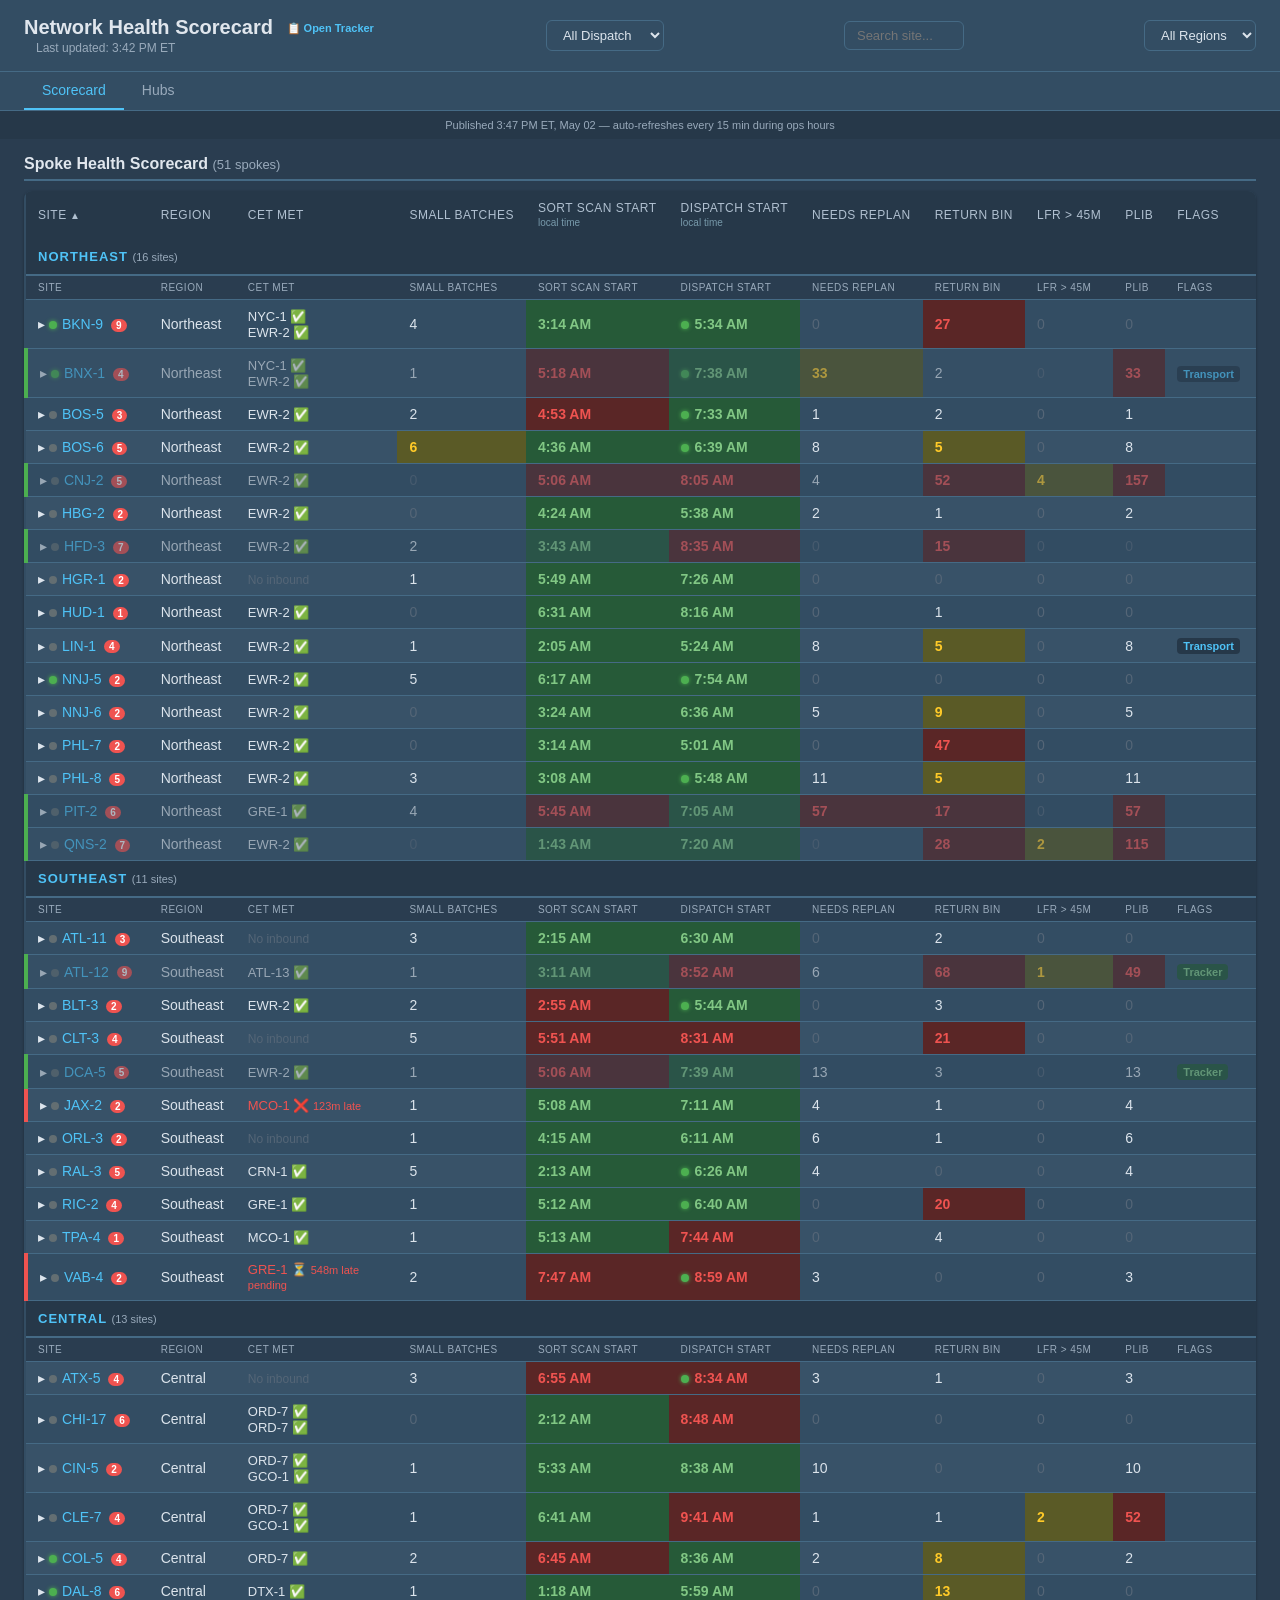
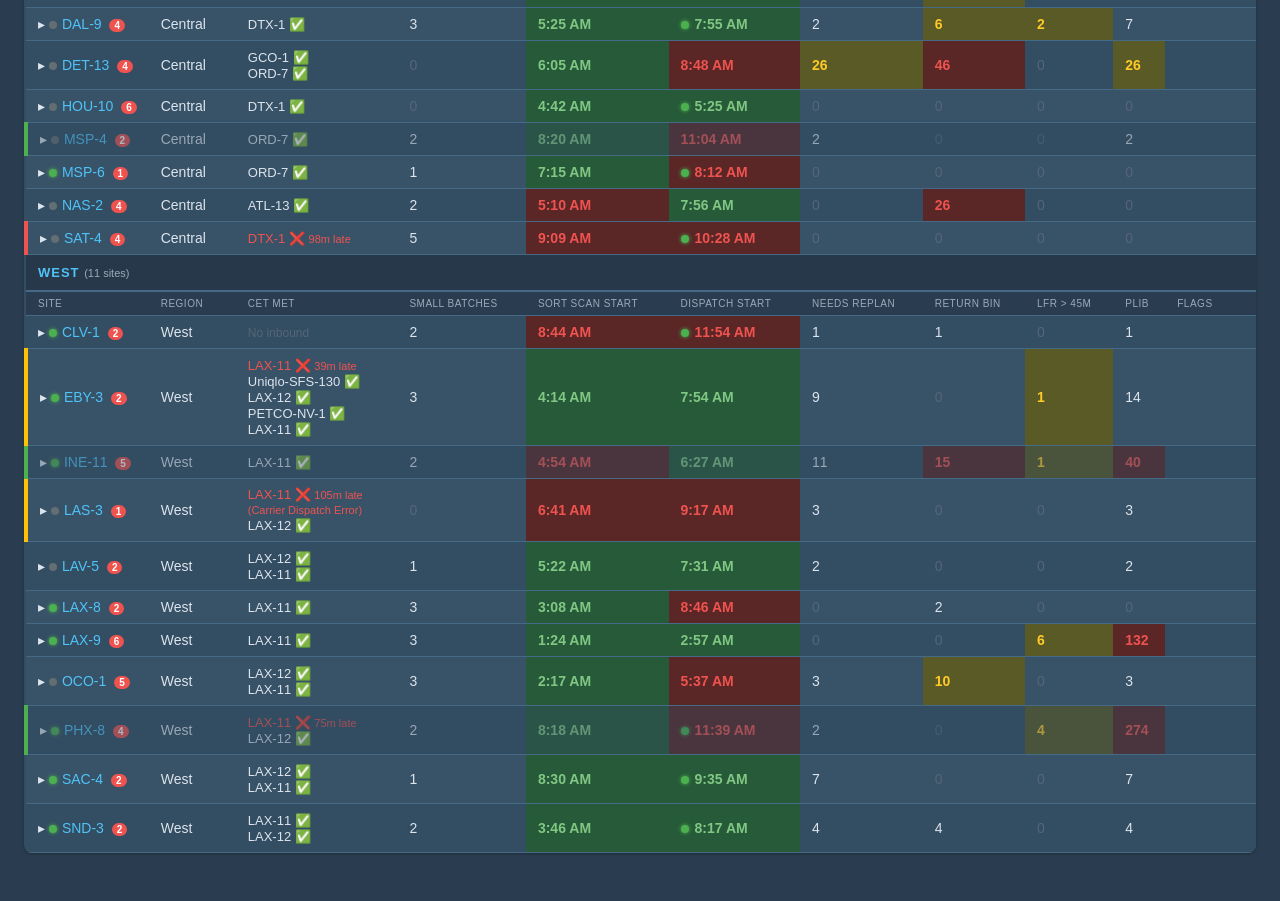
<file: index.html>
<!DOCTYPE html>
<html lang="en">
<head>
    <meta charset="UTF-8">
    <meta name="viewport" content="width=device-width, initial-scale=1.0">
    <link rel="icon" href="data:image/svg+xml,<svg xmlns='http://www.w3.org/2000/svg' viewBox='0 0 100 100'><text y='.9em' font-size='90'>🏥</text></svg>">
    <title>📦 Network Health Scorecard</title>
    <style>
        * { margin: 0; padding: 0; box-sizing: border-box; }
        body { font-family: -apple-system, BlinkMacSystemFont, "Segoe UI", Roboto, sans-serif; background: #2a3d50; color: #e0e6ed; font-size: 14px; }

        header { display: flex; justify-content: space-between; align-items: center; padding: 16px 24px; background: #334d63; border-bottom: 1px solid #456a85; }
        h1 { font-size: 20px; font-weight: 600; }
        h1 a { color: inherit; text-decoration: none; }
        h1 a span.link-hint { font-size: 11px; color: #4fc3f7; margin-left: 8px; vertical-align: middle; }
        .meta { font-size: 12px; color: #99aabb; margin-left: 12px; }
        .published { font-size: 11px; color: #99aabb; padding: 8px 24px; background: #263849; text-align: center; }

        main { padding: 16px 24px; }

        .section { margin-bottom: 32px; }
        .section-title { font-size: 16px; font-weight: 600; color: #e0e6ed; margin-bottom: 10px; padding-bottom: 6px; border-bottom: 2px solid #456a85; }
        .section-count { font-size: 13px; font-weight: 400; color: #99aabb; }

        table { width: 100%; border-collapse: collapse; background: #334d63; border-radius: 8px; overflow: hidden; box-shadow: 0 1px 3px rgba(0,0,0,0.3); }
        thead { background: #263849; position: sticky; top: 0; z-index: 10; }
        th { padding: 10px 12px; text-align: left; font-weight: 500; font-size: 12px; text-transform: uppercase; letter-spacing: 0.5px; white-space: nowrap; color: #b0c0d0; cursor: pointer; user-select: none; }
        th:hover { background: #456a85; }
        th.sorted-asc::after { content: " \25B2"; font-size: 10px; }
        th.sorted-desc::after { content: " \25BC"; font-size: 10px; }
        td { padding: 8px 12px; border-bottom: 1px solid #456a85; font-variant-numeric: tabular-nums; color: #dce4ec; }
        tbody tr:nth-child(even) { background: #385268; }
        tbody tr:nth-child(odd) { background: #334d63; }
        tbody tr:hover { background: #426280 !important; }

        .th-sub { font-size: 10px; font-weight: 400; color: #7799aa; text-transform: none; letter-spacing: 0; }
        .site-dropdown { position:absolute; top:100%%; left:0; width:100%%; max-height:200px; overflow-y:auto; background:#334d63; border:1px solid #456a85; border-radius:6px; z-index:50; display:none; }
        .site-dropdown.open { display:block; }
        .site-dropdown-item { padding:6px 12px; cursor:pointer; font-size:13px; color:#dce4ec; }
        .site-dropdown-item:hover { background:#456a85; }

        [data-tip] { position: relative; cursor: default; }
        [data-tip]:hover::after {
            content: attr(data-tip);
            position: absolute; bottom: 100%%; left: 50%%; transform: translateX(-50%%);
            background: #1a2a3a; color: #dce4ec; padding: 4px 8px; border-radius: 4px;
            font-size: 11px; white-space: nowrap; z-index: 99; pointer-events: none;
            box-shadow: 0 2px 8px rgba(0,0,0,0.3);
        }

        .status-dot { display: inline-block; width: 8px; height: 8px; border-radius: 50%; margin-right: 5px; vertical-align: middle; }
        .dot-open { background: #4caf50; box-shadow: 0 0 4px #4caf50; }
        .dot-closed { background: #636e72; }
        .cell-site { min-width: 90px; white-space: nowrap; }
        .cell-site a { color: #4fc3f7; text-decoration: none; }
        .cell-site a:hover { text-decoration: underline; }
        .cet-cell { white-space: normal !important; min-width: 150px; }
        .cell-green-dark { background: #265a38; color: #81c784; font-weight: 600; }
        .cell-red-dark { background: #5a2626; color: #ef5350; font-weight: 600; }
        .cell-yellow-dark { background: #5a5a26; color: #ffca28; font-weight: 600; }
        .no-data { color: #556677; }

        .cet-cell { white-space: nowrap; }
        .cet-truck { display: inline-block; margin-right: 10px; font-size: 13px; color: #dce4ec; }
        .cet-late-detail { font-size: 11px; color: #ef5350; font-weight: 500; }
        .cet-miss-link { text-decoration: none; color: #ef5350; }
        .cet-miss-link:hover { text-decoration: underline; }
        .cet-na { color: #556677; font-size: 12px; }

        .dispatch-dot { display: inline-block; width: 8px; height: 8px; background: #4caf50; border-radius: 50%; margin-right: 6px; vertical-align: middle; box-shadow: 0 0 4px #4caf50; }
        .dispatch-dot-yellow { display: inline-block; width: 8px; height: 8px; background: #ffc107; border-radius: 50%; margin-right: 6px; vertical-align: middle; box-shadow: 0 0 4px #ffc107; }
        .alert-badge { display: inline-block; background: #ef5350; color: #fff; font-size: 10px; font-weight: 700; padding: 1px 5px; border-radius: 8px; margin-left: 4px; vertical-align: middle; }

        .flag-tag { display: inline-block; padding: 2px 6px; border-radius: 4px; font-size: 11px; font-weight: 600; text-decoration: none; margin-right: 4px; }
        .flag-tag:hover { opacity: 0.8; text-decoration: underline; }
        .flag-ap { background: #5a2626; color: #ef5350; }
        .flag-network { background: #5a5a26; color: #ffca28; }
        .flag-transport { background: #263849; color: #4fc3f7; }
        .flag-tracker { background: #265a38; color: #81c784; }

        .region-header td { background: #263849 !important; color: #4fc3f7; font-weight: 700; font-size: 13px; text-transform: uppercase; letter-spacing: 1px; padding: 10px 12px; border-bottom: 2px solid #456a85 !important; }
        .region-count { font-weight: 400; font-size: 11px; color: #99aabb; text-transform: none; letter-spacing: 0; }

        tr.row-red { border-left: 4px solid #ef5350; }
        tr.row-yellow { border-left: 4px solid #ffc107; }
        tr.row-tracked { border-left: 4px solid #4caf50; opacity: 0.6; }
        tr.row-tracked:hover { opacity: 0.8; }
        .tracked-info { font-size: 11px; color: #4caf50; }
        .tracked-info a { color: #4caf50; text-decoration: none; }
        .tracked-info a:hover { text-decoration: underline; }
        .region-col-header th {
            background: #2a3d50 !important;
            color: #99aabb;
            font-size: 10px;
            text-transform: uppercase;
            letter-spacing: 0.5px;
            padding: 6px 12px;
            border-bottom: 1px solid #456a85 !important;
            font-weight: 500;
        }

        tr.expandable { cursor: pointer; }
        .timeline-row-dark { background: #263849 !important; }
        .timeline-row-dark td { border-bottom-color: #2a3a4e !important; }
        .timeline-cell { padding: 4px 12px !important; }
        .timeline-time { color: #99aabb; font-size: 12px; margin-right: 10px; }
        .timeline-label { color: #dce4ec; font-size: 12px; }

        select { font-size: 13px; padding: 6px 12px; border-radius: 6px; border: 1px solid #456a85; background: #334d63; color: #dce4ec; cursor: pointer; }
        .btn-track-static { padding: 4px 12px; border-radius: 4px; border: 1px solid #4fc3f7; background: transparent; color: #4fc3f7; font-size: 12px; font-weight: 500; cursor: pointer; }
        .btn-track-static:hover { background: #4fc3f7; color: #1a2332; }
        .modal-overlay { position: fixed; top: 0; left: 0; right: 0; bottom: 0; background: rgba(0,0,0,0.5); display: flex; align-items: center; justify-content: center; z-index: 100; }
        .modal-overlay.hidden { display: none; }
        .modal { background: #334d63; border-radius: 12px; padding: 24px; width: 440px; max-width: 90vw; box-shadow: 0 8px 32px rgba(0,0,0,0.3); color: #dce4ec; }
        .modal h2 { font-size: 16px; margin-bottom: 12px; }
        .modal-info { display: flex; gap: 16px; margin-bottom: 16px; padding: 8px 12px; background: #2a3d50; border-radius: 6px; font-size: 13px; flex-wrap: wrap; }
        .modal label { display: block; font-size: 12px; font-weight: 600; color: #99aabb; margin: 10px 0 4px; text-transform: uppercase; letter-spacing: 0.3px; }
        .modal input, .modal select, .modal textarea { width: 100%; padding: 8px 10px; border: 1px solid #456a85; border-radius: 6px; font-size: 14px; font-family: inherit; background: #2a3d50; color: #dce4ec; }
        .modal textarea { resize: vertical; }
        .modal-actions { display: flex; justify-content: flex-end; gap: 8px; margin-top: 16px; }
        .btn-cancel { padding: 6px 12px; border-radius: 6px; border: 1px solid #456a85; background: transparent; color: #99aabb; cursor: pointer; font-size: 13px; }
        .btn-submit { padding: 6px 12px; border-radius: 6px; border: none; background: #00b894; color: #fff; font-weight: 600; cursor: pointer; font-size: 13px; }
        .btn-submit:hover { background: #00a381; }
        .btn-submit:disabled { background: #556677; cursor: wait; }

        .tabs { display: flex; gap: 0; padding: 0 24px; background: #334d63; border-bottom: 1px solid #456a85; }
        .tab { padding: 10px 18px; color: #99aabb; text-decoration: none; font-size: 14px; border-bottom: 2px solid transparent; }
        .tab:hover { color: #e0e6ed; }
        .tab.active { color: #4fc3f7; border-bottom-color: #4fc3f7; }
    </style>
</head>
<body>
    <header>
        <div>
            <h1><a href="https://docs.google.com/spreadsheets/d/1cQH7gwBvAmZO8WiYNPbrCSnO8zxB0DUDhzaeMM5o-ZU/edit?gid=11136630#gid=11136630" target="_blank">Network Health Scorecard <span class="link-hint">📋 Open Tracker</span></a></h1>
            <span class="meta">Last updated: 3:42 PM ET</span>
        </div>
        <select id="dispatch-filter" onchange="renderTable()" style="margin-right:8px;">
            <option value="all">All Dispatch</option>
            <option value="on">Dispatch On</option>
            <option value="off">Dispatch Off</option>
        </select>
        <div class="site-search-wrap" style="margin-right:8px;position:relative;display:inline-block;">
            <input type="text" id="site-search" placeholder="Search site..." autocomplete="off"
                   style="width:120px;padding:6px 12px;border-radius:6px;border:1px solid #456a85;background:#334d63;color:#dce4ec;font-size:13px;">
            <div id="site-dropdown" class="site-dropdown"></div>
        </div>
        <select id="pod-filter" onchange="renderTable()">
            <option value="all">All Regions</option>
            <option value="Northeast">Northeast</option>
            <option value="Southeast">Southeast</option>
            <option value="Central">Central</option>
            <option value="West">West</option>
        </select>
    </header>
    <nav class="tabs">
        <a href="index.html" class="tab active">Scorecard</a>
        <a href="hubs.html" class="tab">Hubs</a>
    </nav>
    <div class="published">Published 3:47 PM ET, May 02 — auto-refreshes every 15 min during ops hours</div>

    <main>
        <section class="section">
            <h2 class="section-title">Spoke Health Scorecard <span id="scorecard-count" class="section-count"></span></h2>
            <table id="scorecard-table">
                <thead>
                    <tr>
                        <th data-col="site">Site</th>
                        <th data-col="pod">Region</th>
                        <th data-col="cet_status">CET Met</th>
                        <th data-col="small_batches">Small Batches</th>
                        <th data-col="scan_start">Sort Scan Start<br><span class="th-sub">local time</span></th>
                        <th data-col="dispatch_start">Dispatch Start<br><span class="th-sub">local time</span></th>
                        <th data-col="needs_replan">Needs Replan</th>
                        <th data-col="return_bin">Return Bin</th>
                        <th data-col="lfr_over_45">LFR > 45m</th>
                        <th data-col="plib">PLIB</th>
                        <th>Flags</th>
                    </tr>
                </thead>
                <tbody id="scorecard-body"></tbody>
            </table>
        </section>
    </main>

    <div id="modal-overlay" class="modal-overlay hidden" onclick="if(event.target===this)hideModal()">
        <div class="modal" onclick="event.stopPropagation()">
            <h2>Track Action — <span id="modal-site"></span></h2>
            <div class="modal-info" id="modal-info"></div>
            <form onsubmit="submitTrack(event)">
                <input type="hidden" id="track-site">
                <input type="hidden" id="track-pod">
                <input type="hidden" id="track-replan">
                <input type="hidden" id="track-sb">
                <input type="hidden" id="track-rb">
                <input type="hidden" id="track-plib">
                <label>Analyst Name</label>
                <input type="text" id="track-analyst" required placeholder="Your name">
                <label>Exception Type</label>
                <select id="track-exception" required onchange="updateQuantity()">
                    <option value="">Select exception...</option>
                    <option value="Needs Replan">Needs Replan</option>
                    <option value="Small Batch">Small Batch</option>
                    <option value="Return Bin">Return Bin</option>
                    <option value="PLIB">PLIB</option>
                    <option value="Dispatch">Dispatch</option>
                    <option value="Operational Issue">Operational Issue</option>
                </select>
                <label>Quantity</label>
                <input type="text" id="track-quantity" readonly>
                <label>Notes</label>
                <textarea id="track-notes" rows="3" placeholder="What did you do? How did it impact the value?"></textarea>
                <div class="modal-actions">
                    <button type="button" class="btn-cancel" onclick="hideModal()">Cancel</button>
                    <button type="submit" class="btn-submit" id="submit-btn">Track It</button>
                </div>
            </form>
        </div>
    </div>

    <script>
        const WEBHOOK_URL = 'https://script.google.com/a/macros/doordash.com/s/AKfycbw4vbemVuziIiTAXgVbvOFTJ_huWhk9L4d3dQdYaH5DydbH1Um0X0ubJEU4hP___y4grg/exec';
        const DATA = [{"cet_met": 2, "cet_total": 2, "cet_trucks": [{"actual": "2:13 AM", "arrival_reason": "", "carrier": "CH Robinson", "cet": "5:00 AM", "met": true, "minutes_late": 0, "origin": "NYC-1", "shipment_id": "DLUKBLQN3D7Z39K", "status": "on_time"}, {"actual": "2:45 AM", "arrival_reason": "", "carrier": "CH Robinson", "cet": "4:00 AM", "met": true, "minutes_late": 0, "origin": "EWR-2", "shipment_id": "DL6ICBTHOYCPK78", "status": "on_time"}], "dispatch_active": true, "dispatch_diff": 7, "dispatch_start": "5:34 AM", "dispatch_start_avg": "5:27 AM", "dispatch_toggle": true, "flags": [], "has_active_runners": false, "lfr_over_45": 0, "needs_replan": 0, "plib": 0, "pod": "Northeast", "return_bin": 27, "scan_start": "3:14 AM", "scan_start_avg": "3:15 AM", "scan_start_diff": -1, "site": "BKN-9", "site_open": true, "small_batches": 4, "total_batches": 44}, {"cet_met": 2, "cet_total": 2, "cet_trucks": [{"actual": "2:50 AM", "arrival_reason": "", "carrier": "CH Robinson", "cet": "4:00 AM", "met": true, "minutes_late": 0, "origin": "NYC-1", "shipment_id": "DLRAY3B08EWQ2SP", "status": "on_time"}, {"actual": "1:51 AM", "arrival_reason": "", "carrier": "Warp", "cet": "3:00 AM", "met": true, "minutes_late": 0, "origin": "EWR-2", "shipment_id": "DL0UPG8FTNUXWGP", "status": "on_time"}], "dispatch_active": true, "dispatch_diff": 11, "dispatch_start": "7:38 AM", "dispatch_start_avg": "7:27 AM", "dispatch_toggle": true, "flags": [{"category": "Transport", "link": "https://doordash.enterprise.slack.com/archives/C07M6AR7PF1/p1777718756982769", "preview": "NYC-1 > LIN-1 > BNX-1 missing GPS timestamps again this morning"}], "has_active_runners": false, "lfr_over_45": 0, "needs_replan": 33, "plib": 33, "pod": "Northeast", "return_bin": 2, "scan_start": "5:18 AM", "scan_start_avg": "3:42 AM", "scan_start_diff": 96, "site": "BNX-1", "site_open": true, "small_batches": 1, "total_batches": 36}, {"cet_met": 1, "cet_total": 1, "cet_trucks": [{"actual": "2:39 AM", "arrival_reason": "", "carrier": "Warp", "cet": "4:00 AM", "met": true, "minutes_late": 0, "origin": "EWR-2", "shipment_id": "DLER9SJLTM7FA7M", "status": "on_time"}], "dispatch_active": true, "dispatch_diff": -41, "dispatch_start": "7:33 AM", "dispatch_start_avg": "8:14 AM", "dispatch_toggle": true, "flags": [], "has_active_runners": false, "lfr_over_45": 0, "needs_replan": 1, "plib": 1, "pod": "Northeast", "return_bin": 2, "scan_start": "4:53 AM", "scan_start_avg": "4:28 AM", "scan_start_diff": 25, "site": "BOS-5", "site_open": false, "small_batches": 2, "total_batches": 43}, {"cet_met": 1, "cet_total": 1, "cet_trucks": [{"actual": "2:45 AM", "arrival_reason": "", "carrier": "CH Robinson", "cet": "4:30 AM", "met": true, "minutes_late": 0, "origin": "EWR-2", "shipment_id": "DL3X267SUWFP7WR", "status": "on_time"}], "dispatch_active": true, "dispatch_diff": -91, "dispatch_start": "6:39 AM", "dispatch_start_avg": "8:10 AM", "dispatch_toggle": true, "flags": [], "has_active_runners": false, "lfr_over_45": 0, "needs_replan": 8, "plib": 8, "pod": "Northeast", "return_bin": 5, "scan_start": "4:36 AM", "scan_start_avg": "4:31 AM", "scan_start_diff": 5, "site": "BOS-6", "site_open": false, "small_batches": 6, "total_batches": 46}, {"cet_met": 1, "cet_total": 1, "cet_trucks": [{"actual": "9:49 PM", "arrival_reason": "", "carrier": "Bally", "cet": "5:00 AM", "met": true, "minutes_late": 0, "origin": "EWR-2", "shipment_id": "DLJAW5WAQ9RYL8E", "status": "on_time"}], "dispatch_active": false, "dispatch_diff": 22, "dispatch_start": "8:05 AM", "dispatch_start_avg": "7:43 AM", "dispatch_toggle": false, "flags": [], "has_active_runners": false, "lfr_over_45": 4, "needs_replan": 4, "plib": 157, "pod": "Northeast", "return_bin": 52, "scan_start": "5:06 AM", "scan_start_avg": "3:54 AM", "scan_start_diff": 72, "site": "CNJ-2", "site_open": false, "small_batches": 0, "total_batches": 39}, {"cet_met": 1, "cet_total": 1, "cet_trucks": [{"actual": "3:00 AM", "arrival_reason": "", "carrier": "CH Robinson", "cet": "4:00 AM", "met": true, "minutes_late": 0, "origin": "EWR-2", "shipment_id": "DL9VITM31ZGBLM4", "status": "on_time"}], "dispatch_active": false, "dispatch_diff": -93, "dispatch_start": "5:38 AM", "dispatch_start_avg": "7:11 AM", "dispatch_toggle": false, "flags": [], "has_active_runners": false, "lfr_over_45": 0, "needs_replan": 2, "plib": 2, "pod": "Northeast", "return_bin": 1, "scan_start": "4:24 AM", "scan_start_avg": "5:01 AM", "scan_start_diff": -37, "site": "HBG-2", "site_open": false, "small_batches": 0, "total_batches": 17}, {"cet_met": 1, "cet_total": 1, "cet_trucks": [{"actual": "12:49 AM", "arrival_reason": "", "carrier": "Warp", "cet": "2:30 AM", "met": true, "minutes_late": 0, "origin": "EWR-2", "shipment_id": "DLSXENYY2W5UXOW", "status": "on_time"}], "dispatch_active": false, "dispatch_diff": 38, "dispatch_start": "8:35 AM", "dispatch_start_avg": "7:57 AM", "dispatch_toggle": false, "flags": [], "has_active_runners": false, "lfr_over_45": 0, "needs_replan": 0, "plib": 0, "pod": "Northeast", "return_bin": 15, "scan_start": "3:43 AM", "scan_start_avg": "3:38 AM", "scan_start_diff": 5, "site": "HFD-3", "site_open": false, "small_batches": 2, "total_batches": 39}, {"cet_met": 0, "cet_total": 0, "cet_trucks": [], "dispatch_active": false, "dispatch_diff": -14, "dispatch_start": "7:26 AM", "dispatch_start_avg": "7:40 AM", "dispatch_toggle": false, "flags": [], "has_active_runners": false, "lfr_over_45": 0, "needs_replan": 0, "plib": 0, "pod": "Northeast", "return_bin": 0, "scan_start": "5:49 AM", "scan_start_avg": "5:57 AM", "scan_start_diff": -8, "site": "HGR-1", "site_open": false, "small_batches": 1, "total_batches": 16}, {"cet_met": 1, "cet_total": 1, "cet_trucks": [{"actual": "2:11 AM", "arrival_reason": "", "carrier": "Omni Logistics", "cet": "4:00 AM", "met": true, "minutes_late": 0, "origin": "EWR-2", "shipment_id": "DL2A36FBX4QQCCC", "status": "on_time"}], "dispatch_active": false, "dispatch_diff": 15, "dispatch_start": "8:16 AM", "dispatch_start_avg": "8:01 AM", "dispatch_toggle": false, "flags": [], "has_active_runners": false, "lfr_over_45": 0, "needs_replan": 0, "plib": 0, "pod": "Northeast", "return_bin": 1, "scan_start": "6:31 AM", "scan_start_avg": "6:21 AM", "scan_start_diff": 10, "site": "HUD-1", "site_open": false, "small_batches": 0, "total_batches": 12}, {"cet_met": 1, "cet_total": 1, "cet_trucks": [{"actual": "11:31 PM", "arrival_reason": "", "carrier": "CH Robinson", "cet": "3:00 AM", "met": true, "minutes_late": 0, "origin": "EWR-2", "shipment_id": "DLAI1OAI4F8QQOM", "status": "on_time"}], "dispatch_active": false, "dispatch_diff": -42, "dispatch_start": "5:24 AM", "dispatch_start_avg": "6:06 AM", "dispatch_toggle": false, "flags": [{"category": "Transport", "link": "https://doordash.enterprise.slack.com/archives/C07M6AR7PF1/p1777718756982769", "preview": "NYC-1 > LIN-1 > BNX-1 missing GPS timestamps again this morning"}], "has_active_runners": false, "lfr_over_45": 0, "needs_replan": 8, "plib": 8, "pod": "Northeast", "return_bin": 5, "scan_start": "2:05 AM", "scan_start_avg": "2:07 AM", "scan_start_diff": -2, "site": "LIN-1", "site_open": false, "small_batches": 1, "total_batches": 64}, {"cet_met": 1, "cet_total": 1, "cet_trucks": [{"actual": "10:51 PM", "arrival_reason": "", "carrier": "Bally", "cet": "12:30 AM", "met": true, "minutes_late": 0, "origin": "EWR-2", "shipment_id": "DLVLB957D5V6QK0", "status": "on_time"}], "dispatch_active": true, "dispatch_diff": -22, "dispatch_start": "7:54 AM", "dispatch_start_avg": "8:16 AM", "dispatch_toggle": true, "flags": [], "has_active_runners": false, "lfr_over_45": 0, "needs_replan": 0, "plib": 0, "pod": "Northeast", "return_bin": 0, "scan_start": "6:17 AM", "scan_start_avg": "6:22 AM", "scan_start_diff": -5, "site": "NNJ-5", "site_open": true, "small_batches": 5, "total_batches": 38}, {"cet_met": 1, "cet_total": 1, "cet_trucks": [{"actual": "10:30 PM", "arrival_reason": "", "carrier": "Bally", "cet": "1:30 AM", "met": true, "minutes_late": 0, "origin": "EWR-2", "shipment_id": "DLM3BGJIHXYY4NU", "status": "on_time"}], "dispatch_active": false, "dispatch_diff": -74, "dispatch_start": "6:36 AM", "dispatch_start_avg": "7:50 AM", "dispatch_toggle": false, "flags": [], "has_active_runners": false, "lfr_over_45": 0, "needs_replan": 5, "plib": 5, "pod": "Northeast", "return_bin": 9, "scan_start": "3:24 AM", "scan_start_avg": "3:21 AM", "scan_start_diff": 3, "site": "NNJ-6", "site_open": false, "small_batches": 0, "total_batches": 20}, {"cet_met": 1, "cet_total": 1, "cet_trucks": [{"actual": "1:22 AM", "arrival_reason": "Traffic", "carrier": "Omni Logistics", "cet": "3:00 AM", "met": true, "minutes_late": 0, "origin": "EWR-2", "shipment_id": "DLOKN6MI5GNXER3", "status": "on_time"}], "dispatch_active": false, "dispatch_diff": -53, "dispatch_start": "5:01 AM", "dispatch_start_avg": "5:54 AM", "dispatch_toggle": false, "flags": [], "has_active_runners": false, "lfr_over_45": 0, "needs_replan": 0, "plib": 0, "pod": "Northeast", "return_bin": 47, "scan_start": "3:14 AM", "scan_start_avg": "3:21 AM", "scan_start_diff": -7, "site": "PHL-7", "site_open": false, "small_batches": 0, "total_batches": 22}, {"cet_met": 1, "cet_total": 1, "cet_trucks": [{"actual": "1:23 AM", "arrival_reason": "", "carrier": "Omni Logistics", "cet": "4:00 AM", "met": true, "minutes_late": 0, "origin": "EWR-2", "shipment_id": "DLVD38GTQQYJHGO", "status": "on_time"}], "dispatch_active": true, "dispatch_diff": -40, "dispatch_start": "5:48 AM", "dispatch_start_avg": "6:28 AM", "dispatch_toggle": true, "flags": [], "has_active_runners": false, "lfr_over_45": 0, "needs_replan": 11, "plib": 11, "pod": "Northeast", "return_bin": 5, "scan_start": "3:08 AM", "scan_start_avg": "3:04 AM", "scan_start_diff": 4, "site": "PHL-8", "site_open": false, "small_batches": 3, "total_batches": 42}, {"cet_met": 1, "cet_total": 1, "cet_trucks": [{"actual": "4:52 AM", "arrival_reason": "", "carrier": "Staples", "cet": "5:00 AM", "met": true, "minutes_late": 0, "origin": "GRE-1", "shipment_id": "DL7ZJUVXQUO03LM", "status": "on_time"}], "dispatch_active": false, "dispatch_diff": -13, "dispatch_start": "7:05 AM", "dispatch_start_avg": "7:18 AM", "dispatch_toggle": false, "flags": [], "has_active_runners": false, "lfr_over_45": 0, "needs_replan": 57, "plib": 57, "pod": "Northeast", "return_bin": 17, "scan_start": "5:45 AM", "scan_start_avg": "4:52 AM", "scan_start_diff": 53, "site": "PIT-2", "site_open": false, "small_batches": 4, "total_batches": 34}, {"cet_met": 1, "cet_total": 1, "cet_trucks": [{"actual": "9:40 PM", "arrival_reason": "", "carrier": "CH Robinson", "cet": "3:00 AM", "met": true, "minutes_late": 0, "origin": "EWR-2", "shipment_id": "DLMG0Q4O20KC4S3", "status": "on_time"}], "dispatch_active": false, "dispatch_diff": -36, "dispatch_start": "7:20 AM", "dispatch_start_avg": "7:56 AM", "dispatch_toggle": false, "flags": [], "has_active_runners": false, "lfr_over_45": 2, "needs_replan": 0, "plib": 115, "pod": "Northeast", "return_bin": 28, "scan_start": "1:43 AM", "scan_start_avg": "3:04 AM", "scan_start_diff": -81, "site": "QNS-2", "site_open": false, "small_batches": 0, "total_batches": 37}, {"cet_met": 0, "cet_total": 0, "cet_trucks": [], "dispatch_active": false, "dispatch_diff": 14, "dispatch_start": "6:30 AM", "dispatch_start_avg": "6:16 AM", "dispatch_toggle": false, "flags": [], "has_active_runners": false, "lfr_over_45": 0, "needs_replan": 0, "plib": 0, "pod": "Southeast", "return_bin": 2, "scan_start": "2:15 AM", "scan_start_avg": "2:10 AM", "scan_start_diff": 5, "site": "ATL-11", "site_open": false, "small_batches": 3, "total_batches": 32}, {"cet_met": 1, "cet_total": 1, "cet_trucks": [{"actual": "1:43 AM", "arrival_reason": "", "carrier": "Staples", "cet": "2:00 AM", "met": true, "minutes_late": 0, "origin": "ATL-13", "shipment_id": "DLPVHG6T4B6IPX4", "status": "on_time"}], "dispatch_active": false, "dispatch_diff": 25, "dispatch_start": "8:52 AM", "dispatch_start_avg": "8:27 AM", "dispatch_toggle": false, "flags": [{"category": "Tracker", "link": "https://docs.google.com/spreadsheets/d/1BTL59TYgUiowK6feXIcXzOsDiVz20so-l89VP2zH6Ug/edit#gid=1233423933", "preview": "Escalation: ATL-12 Proactive Replan (181 parcels)"}], "has_active_runners": false, "lfr_over_45": 1, "needs_replan": 6, "plib": 49, "pod": "Southeast", "return_bin": 68, "scan_start": "3:11 AM", "scan_start_avg": "3:08 AM", "scan_start_diff": 3, "site": "ATL-12", "site_open": false, "small_batches": 1, "total_batches": 90}, {"cet_met": 1, "cet_total": 1, "cet_trucks": [{"actual": "1:09 AM", "arrival_reason": "", "carrier": "Warp", "cet": "4:00 AM", "met": true, "minutes_late": 0, "origin": "EWR-2", "shipment_id": "DLFJ3YGUEXYPGVQ", "status": "on_time"}], "dispatch_active": true, "dispatch_diff": -33, "dispatch_start": "5:44 AM", "dispatch_start_avg": "6:17 AM", "dispatch_toggle": true, "flags": [], "has_active_runners": false, "lfr_over_45": 0, "needs_replan": 0, "plib": 0, "pod": "Southeast", "return_bin": 3, "scan_start": "2:55 AM", "scan_start_avg": "2:38 AM", "scan_start_diff": 17, "site": "BLT-3", "site_open": false, "small_batches": 2, "total_batches": 42}, {"cet_met": 0, "cet_total": 0, "cet_trucks": [], "dispatch_active": false, "dispatch_diff": 60, "dispatch_start": "8:31 AM", "dispatch_start_avg": "7:31 AM", "dispatch_toggle": false, "flags": [], "has_active_runners": false, "lfr_over_45": 0, "needs_replan": 0, "plib": 0, "pod": "Southeast", "return_bin": 21, "scan_start": "5:51 AM", "scan_start_avg": "5:35 AM", "scan_start_diff": 16, "site": "CLT-3", "site_open": false, "small_batches": 5, "total_batches": 41}, {"cet_met": 1, "cet_total": 1, "cet_trucks": [{"actual": "1:19 AM", "arrival_reason": "", "carrier": "Warp", "cet": "4:00 AM", "met": true, "minutes_late": 0, "origin": "EWR-2", "shipment_id": "DL6R85IHX06FH9H", "status": "on_time"}], "dispatch_active": false, "dispatch_diff": -44, "dispatch_start": "7:39 AM", "dispatch_start_avg": "8:23 AM", "dispatch_toggle": false, "flags": [{"category": "Tracker", "link": "https://docs.google.com/spreadsheets/d/1BTL59TYgUiowK6feXIcXzOsDiVz20so-l89VP2zH6Ug/edit#gid=1233423933", "preview": "Escalation: DCA-5 Proactive Replan (21 parcels)"}], "has_active_runners": false, "lfr_over_45": 0, "needs_replan": 13, "plib": 13, "pod": "Southeast", "return_bin": 3, "scan_start": "5:06 AM", "scan_start_avg": "4:21 AM", "scan_start_diff": 45, "site": "DCA-5", "site_open": false, "small_batches": 1, "total_batches": 89}, {"cet_met": 0, "cet_total": 1, "cet_trucks": [{"actual": "7:03 AM", "arrival_reason": "", "carrier": "Staples", "cet": "5:00 AM", "met": false, "minutes_late": 123, "origin": "MCO-1", "shipment_id": "DLARV4YLRDHM1BD", "status": "late"}], "dispatch_active": false, "dispatch_diff": -55, "dispatch_start": "7:11 AM", "dispatch_start_avg": "8:06 AM", "dispatch_toggle": false, "flags": [], "has_active_runners": false, "lfr_over_45": 0, "needs_replan": 4, "plib": 4, "pod": "Southeast", "return_bin": 1, "scan_start": "5:08 AM", "scan_start_avg": "6:29 AM", "scan_start_diff": -81, "site": "JAX-2", "site_open": false, "small_batches": 1, "total_batches": 15}, {"cet_met": 0, "cet_total": 0, "cet_trucks": [], "dispatch_active": false, "dispatch_diff": 4, "dispatch_start": "6:11 AM", "dispatch_start_avg": "6:07 AM", "dispatch_toggle": false, "flags": [], "has_active_runners": false, "lfr_over_45": 0, "needs_replan": 6, "plib": 6, "pod": "Southeast", "return_bin": 1, "scan_start": "4:15 AM", "scan_start_avg": "4:15 AM", "scan_start_diff": 0, "site": "ORL-3", "site_open": false, "small_batches": 1, "total_batches": 21}, {"cet_met": 1, "cet_total": 1, "cet_trucks": [{"actual": "1:17 AM", "arrival_reason": "", "carrier": "Staples", "cet": "3:00 AM", "met": true, "minutes_late": 0, "origin": "CRN-1", "shipment_id": "DLJOMPC8CE3CPL2", "status": "on_time"}], "dispatch_active": true, "dispatch_diff": -6, "dispatch_start": "6:26 AM", "dispatch_start_avg": "6:32 AM", "dispatch_toggle": true, "flags": [], "has_active_runners": false, "lfr_over_45": 0, "needs_replan": 4, "plib": 4, "pod": "Southeast", "return_bin": 0, "scan_start": "2:13 AM", "scan_start_avg": "3:12 AM", "scan_start_diff": -59, "site": "RAL-3", "site_open": false, "small_batches": 5, "total_batches": 38}, {"cet_met": 1, "cet_total": 1, "cet_trucks": [{"actual": "3:59 AM", "arrival_reason": "", "carrier": "Staples", "cet": "4:30 AM", "met": true, "minutes_late": 0, "origin": "GRE-1", "shipment_id": "DLSH9EA7VXTOL7X", "status": "on_time"}], "dispatch_active": true, "dispatch_diff": -30, "dispatch_start": "6:40 AM", "dispatch_start_avg": "7:10 AM", "dispatch_toggle": true, "flags": [], "has_active_runners": false, "lfr_over_45": 0, "needs_replan": 0, "plib": 0, "pod": "Southeast", "return_bin": 20, "scan_start": "5:12 AM", "scan_start_avg": "5:06 AM", "scan_start_diff": 6, "site": "RIC-2", "site_open": false, "small_batches": 1, "total_batches": 18}, {"cet_met": 1, "cet_total": 1, "cet_trucks": [{"actual": "3:25 AM", "arrival_reason": "", "carrier": "Staples", "cet": "4:30 AM", "met": true, "minutes_late": 0, "origin": "MCO-1", "shipment_id": "DLG0L4KGHK31RBS", "status": "on_time"}], "dispatch_active": false, "dispatch_diff": 31, "dispatch_start": "7:44 AM", "dispatch_start_avg": "7:13 AM", "dispatch_toggle": false, "flags": [], "has_active_runners": false, "lfr_over_45": 0, "needs_replan": 0, "plib": 0, "pod": "Southeast", "return_bin": 4, "scan_start": "5:13 AM", "scan_start_avg": "4:59 AM", "scan_start_diff": 14, "site": "TPA-4", "site_open": false, "small_batches": 1, "total_batches": 20}, {"cet_met": 0, "cet_total": 1, "cet_trucks": [{"actual": "", "arrival_reason": "", "carrier": "Staples", "cet": "6:30 AM", "met": false, "minutes_late": 548, "origin": "GRE-1", "shipment_id": "DL0O1GE1SY9GG86", "status": "pending_late"}], "dispatch_active": true, "dispatch_diff": 22, "dispatch_start": "8:59 AM", "dispatch_start_avg": "8:37 AM", "dispatch_toggle": true, "flags": [], "has_active_runners": false, "lfr_over_45": 0, "needs_replan": 3, "plib": 3, "pod": "Southeast", "return_bin": 0, "scan_start": "7:47 AM", "scan_start_avg": "6:56 AM", "scan_start_diff": 51, "site": "VAB-4", "site_open": false, "small_batches": 2, "total_batches": 16}, {"cet_met": 0, "cet_total": 0, "cet_trucks": [], "dispatch_active": true, "dispatch_diff": 100, "dispatch_start": "8:34 AM", "dispatch_start_avg": "6:54 AM", "dispatch_toggle": true, "flags": [], "has_active_runners": false, "lfr_over_45": 0, "needs_replan": 3, "plib": 3, "pod": "Central", "return_bin": 1, "scan_start": "6:55 AM", "scan_start_avg": "4:36 AM", "scan_start_diff": 139, "site": "ATX-5", "site_open": false, "small_batches": 3, "total_batches": 27}, {"cet_met": 2, "cet_total": 2, "cet_trucks": [{"actual": "12:34 AM", "arrival_reason": "", "carrier": "Warp", "cet": "3:00 AM", "met": true, "minutes_late": 0, "origin": "ORD-7", "shipment_id": "DLYN13U7HUH2R5N", "status": "on_time"}, {"actual": "12:47 AM", "arrival_reason": "Mechanical Failure", "carrier": "Warp", "cet": "3:00 AM", "met": true, "minutes_late": 0, "origin": "ORD-7", "shipment_id": "DL8CZTMBQVB63WD", "status": "on_time"}], "dispatch_active": false, "dispatch_diff": 35, "dispatch_start": "8:48 AM", "dispatch_start_avg": "8:13 AM", "dispatch_toggle": false, "flags": [], "has_active_runners": false, "lfr_over_45": 0, "needs_replan": 0, "plib": 0, "pod": "Central", "return_bin": 0, "scan_start": "2:12 AM", "scan_start_avg": "2:02 AM", "scan_start_diff": 10, "site": "CHI-17", "site_open": false, "small_batches": 0, "total_batches": 127}, {"cet_met": 2, "cet_total": 2, "cet_trucks": [{"actual": "4:12 AM", "arrival_reason": "", "carrier": "Bally", "cet": "6:00 AM", "met": true, "minutes_late": 0, "origin": "ORD-7", "shipment_id": "DLJEYVXFMOES4LN", "status": "on_time"}, {"actual": "6:00 AM", "arrival_reason": "", "carrier": "Staples", "cet": "6:00 AM", "met": true, "minutes_late": 0, "origin": "GCO-1", "shipment_id": "DL851PCV1GHWTU2", "status": "on_time"}], "dispatch_active": false, "dispatch_diff": -9, "dispatch_start": "8:38 AM", "dispatch_start_avg": "8:47 AM", "dispatch_toggle": false, "flags": [], "has_active_runners": false, "lfr_over_45": 0, "needs_replan": 10, "plib": 10, "pod": "Central", "return_bin": 0, "scan_start": "5:33 AM", "scan_start_avg": "5:32 AM", "scan_start_diff": 1, "site": "CIN-5", "site_open": false, "small_batches": 1, "total_batches": 35}, {"cet_met": 2, "cet_total": 2, "cet_trucks": [{"actual": "4:40 AM", "arrival_reason": "", "carrier": "Warp", "cet": "6:00 AM", "met": true, "minutes_late": 0, "origin": "ORD-7", "shipment_id": "DLRSWJ7BIMTU36S", "status": "on_time"}, {"actual": "4:54 AM", "arrival_reason": "", "carrier": "Staples", "cet": "6:00 AM", "met": true, "minutes_late": 0, "origin": "GCO-1", "shipment_id": "DLK1FLYFK6Y9FBQ", "status": "on_time"}], "dispatch_active": false, "dispatch_diff": 31, "dispatch_start": "9:41 AM", "dispatch_start_avg": "9:10 AM", "dispatch_toggle": false, "flags": [], "has_active_runners": false, "lfr_over_45": 2, "needs_replan": 1, "plib": 52, "pod": "Central", "return_bin": 1, "scan_start": "6:41 AM", "scan_start_avg": "6:56 AM", "scan_start_diff": -15, "site": "CLE-7", "site_open": false, "small_batches": 1, "total_batches": 31}, {"cet_met": 1, "cet_total": 1, "cet_trucks": [{"actual": "5:22 AM", "arrival_reason": "", "carrier": "Warp", "cet": "6:30 AM", "met": true, "minutes_late": 0, "origin": "ORD-7", "shipment_id": "DLN2R6XR4MC6KAP", "status": "on_time"}], "dispatch_active": false, "dispatch_diff": -3, "dispatch_start": "8:36 AM", "dispatch_start_avg": "8:39 AM", "dispatch_toggle": false, "flags": [], "has_active_runners": false, "lfr_over_45": 0, "needs_replan": 2, "plib": 2, "pod": "Central", "return_bin": 8, "scan_start": "6:45 AM", "scan_start_avg": "6:26 AM", "scan_start_diff": 19, "site": "COL-5", "site_open": true, "small_batches": 2, "total_batches": 20}, {"cet_met": 1, "cet_total": 1, "cet_trucks": [{"actual": "1:59 AM", "arrival_reason": "", "carrier": "Warp", "cet": "2:30 AM", "met": true, "minutes_late": 0, "origin": "DTX-1", "shipment_id": "DL8FVV7TS61ID0A", "status": "on_time"}], "dispatch_active": false, "dispatch_diff": 12, "dispatch_start": "5:59 AM", "dispatch_start_avg": "5:47 AM", "dispatch_toggle": false, "flags": [], "has_active_runners": false, "lfr_over_45": 0, "needs_replan": 0, "plib": 0, "pod": "Central", "return_bin": 13, "scan_start": "1:18 AM", "scan_start_avg": "1:31 AM", "scan_start_diff": -13, "site": "DAL-8", "site_open": true, "small_batches": 1, "total_batches": 33}, {"cet_met": 1, "cet_total": 1, "cet_trucks": [{"actual": "12:32 AM", "arrival_reason": "", "carrier": "Bally", "cet": "2:00 AM", "met": true, "minutes_late": 0, "origin": "DTX-1", "shipment_id": "DLUGTD3OX4F0OB4", "status": "on_time"}], "dispatch_active": true, "dispatch_diff": -23, "dispatch_start": "7:55 AM", "dispatch_start_avg": "8:18 AM", "dispatch_toggle": true, "flags": [], "has_active_runners": false, "lfr_over_45": 2, "needs_replan": 2, "plib": 7, "pod": "Central", "return_bin": 6, "scan_start": "5:25 AM", "scan_start_avg": "5:31 AM", "scan_start_diff": -6, "site": "DAL-9", "site_open": false, "small_batches": 3, "total_batches": 31}, {"cet_met": 2, "cet_total": 2, "cet_trucks": [{"actual": "3:40 AM", "arrival_reason": "", "carrier": "Staples", "cet": "4:00 AM", "met": true, "minutes_late": 0, "origin": "GCO-1", "shipment_id": "DLM2YHY0WLTUKOU", "status": "on_time"}, {"actual": "5:09 AM", "arrival_reason": "", "carrier": "Omni Logistics", "cet": "5:30 AM", "met": true, "minutes_late": 0, "origin": "ORD-7", "shipment_id": "DLIEUUWYQLFSXQ7", "status": "on_time"}], "dispatch_active": false, "dispatch_diff": 30, "dispatch_start": "8:48 AM", "dispatch_start_avg": "8:18 AM", "dispatch_toggle": false, "flags": [], "has_active_runners": false, "lfr_over_45": 0, "needs_replan": 26, "plib": 26, "pod": "Central", "return_bin": 46, "scan_start": "6:05 AM", "scan_start_avg": "6:00 AM", "scan_start_diff": 5, "site": "DET-13", "site_open": false, "small_batches": 0, "total_batches": 64}, {"cet_met": 1, "cet_total": 1, "cet_trucks": [{"actual": "4:43 AM", "arrival_reason": "", "carrier": "Warp", "cet": "5:30 AM", "met": true, "minutes_late": 0, "origin": "DTX-1", "shipment_id": "DLFX1980XFEDA5V", "status": "on_time"}], "dispatch_active": true, "dispatch_diff": -121, "dispatch_start": "5:25 AM", "dispatch_start_avg": "7:26 AM", "dispatch_toggle": true, "flags": [], "has_active_runners": false, "lfr_over_45": 0, "needs_replan": 0, "plib": 0, "pod": "Central", "return_bin": 0, "scan_start": "4:42 AM", "scan_start_avg": "4:40 AM", "scan_start_diff": 2, "site": "HOU-10", "site_open": false, "small_batches": 0, "total_batches": 81}, {"cet_met": 1, "cet_total": 1, "cet_trucks": [{"actual": "5:10 AM", "arrival_reason": "", "carrier": "Warp", "cet": "8:00 AM", "met": true, "minutes_late": 0, "origin": "ORD-7", "shipment_id": "DLSOKEVLXPBCLQI", "status": "on_time"}], "dispatch_active": false, "dispatch_diff": 35, "dispatch_start": "11:04 AM", "dispatch_start_avg": "10:29 AM", "dispatch_toggle": false, "flags": [], "has_active_runners": false, "lfr_over_45": 0, "needs_replan": 2, "plib": 2, "pod": "Central", "return_bin": 0, "scan_start": "8:20 AM", "scan_start_avg": "8:07 AM", "scan_start_diff": 13, "site": "MSP-4", "site_open": false, "small_batches": 2, "total_batches": 42}, {"cet_met": 1, "cet_total": 1, "cet_trucks": [{"actual": "6:06 AM", "arrival_reason": "", "carrier": "CH Robinson", "cet": "8:00 AM", "met": true, "minutes_late": 0, "origin": "ORD-7", "shipment_id": "DLU6SF3A9EET9SC", "status": "on_time"}], "dispatch_active": true, "dispatch_diff": 16, "dispatch_start": "8:12 AM", "dispatch_start_avg": "7:56 AM", "dispatch_toggle": true, "flags": [], "has_active_runners": false, "lfr_over_45": 0, "needs_replan": 0, "plib": 0, "pod": "Central", "return_bin": 0, "scan_start": "7:15 AM", "scan_start_avg": "7:02 AM", "scan_start_diff": 13, "site": "MSP-6", "site_open": true, "small_batches": 1, "total_batches": 10}, {"cet_met": 1, "cet_total": 1, "cet_trucks": [{"actual": "5:00 AM", "arrival_reason": "", "carrier": "Staples", "cet": "5:30 AM", "met": true, "minutes_late": 0, "origin": "ATL-13", "shipment_id": "DLU2K8XBGQRMG2R", "status": "on_time"}], "dispatch_active": false, "dispatch_diff": -1, "dispatch_start": "7:56 AM", "dispatch_start_avg": "7:57 AM", "dispatch_toggle": false, "flags": [], "has_active_runners": false, "lfr_over_45": 0, "needs_replan": 0, "plib": 0, "pod": "Central", "return_bin": 26, "scan_start": "5:10 AM", "scan_start_avg": "4:51 AM", "scan_start_diff": 19, "site": "NAS-2", "site_open": false, "small_batches": 2, "total_batches": 31}, {"cet_met": 0, "cet_total": 1, "cet_trucks": [{"actual": "10:08 AM", "arrival_reason": "", "carrier": "Warp", "cet": "8:30 AM", "met": false, "minutes_late": 98, "origin": "DTX-1", "shipment_id": "DL9OBZR8VJO3KVD", "status": "late"}], "dispatch_active": true, "dispatch_diff": 72, "dispatch_start": "10:28 AM", "dispatch_start_avg": "9:16 AM", "dispatch_toggle": true, "flags": [], "has_active_runners": false, "lfr_over_45": 0, "needs_replan": 0, "plib": 0, "pod": "Central", "return_bin": 0, "scan_start": "9:09 AM", "scan_start_avg": "8:08 AM", "scan_start_diff": 61, "site": "SAT-4", "site_open": false, "small_batches": 5, "total_batches": 24}, {"cet_met": 0, "cet_total": 0, "cet_trucks": [], "dispatch_active": true, "dispatch_diff": 110, "dispatch_start": "11:54 AM", "dispatch_start_avg": "10:04 AM", "dispatch_toggle": true, "flags": [], "has_active_runners": true, "lfr_over_45": 0, "needs_replan": 1, "plib": 1, "pod": "West", "return_bin": 1, "scan_start": "8:44 AM", "scan_start_avg": "8:04 AM", "scan_start_diff": 40, "site": "CLV-1", "site_open": true, "small_batches": 2, "total_batches": 20}, {"cet_met": 4, "cet_total": 5, "cet_trucks": [{"actual": "10:09 AM", "arrival_reason": "", "carrier": "Bally", "cet": "9:30 AM", "met": false, "minutes_late": 39, "origin": "LAX-11", "shipment_id": "DLXYKGTR0NI3XKN", "status": "late"}, {"actual": "", "arrival_reason": "", "carrier": "Warp", "cet": "10:00 PM", "met": true, "minutes_late": 0, "origin": "Uniqlo-SFS-130", "shipment_id": "DLT228QO5DT69HB", "status": "pending_ok"}, {"actual": "6:59 AM", "arrival_reason": "", "carrier": "Warp", "cet": "9:30 AM", "met": true, "minutes_late": 0, "origin": "LAX-12", "shipment_id": "DLSL9GKN3UZCF5W", "status": "on_time"}, {"actual": "", "arrival_reason": "", "carrier": "CH Robinson", "cet": "2:00 AM", "met": true, "minutes_late": 0, "origin": "PETCO-NV-1", "shipment_id": "DLHXCS11MJCZPOT", "status": "pending_ok"}, {"actual": "7:02 AM", "arrival_reason": "", "carrier": "Bally", "cet": "9:30 AM", "met": true, "minutes_late": 0, "origin": "LAX-11", "shipment_id": "DLHE2OFTRS1D753", "status": "on_time"}], "dispatch_active": false, "dispatch_diff": -38, "dispatch_start": "7:54 AM", "dispatch_start_avg": "8:32 AM", "dispatch_toggle": false, "flags": [], "has_active_runners": false, "lfr_over_45": 1, "needs_replan": 9, "plib": 14, "pod": "West", "return_bin": 0, "scan_start": "4:14 AM", "scan_start_avg": "4:05 AM", "scan_start_diff": 9, "site": "EBY-3", "site_open": true, "small_batches": 3, "total_batches": 63}, {"cet_met": 1, "cet_total": 1, "cet_trucks": [{"actual": "2:43 AM", "arrival_reason": "", "carrier": "CH Robinson", "cet": "4:00 AM", "met": true, "minutes_late": 0, "origin": "LAX-11", "shipment_id": "DLFAAF9S9MZE792", "status": "on_time"}], "dispatch_active": false, "dispatch_diff": -46, "dispatch_start": "6:27 AM", "dispatch_start_avg": "7:13 AM", "dispatch_toggle": false, "flags": [], "has_active_runners": false, "lfr_over_45": 1, "needs_replan": 11, "plib": 40, "pod": "West", "return_bin": 15, "scan_start": "4:54 AM", "scan_start_avg": "3:49 AM", "scan_start_diff": 65, "site": "INE-11", "site_open": true, "small_batches": 2, "total_batches": 51}, {"cet_met": 1, "cet_total": 2, "cet_trucks": [{"actual": "11:15 AM", "arrival_reason": "Carrier Dispatch Error", "carrier": "Warp", "cet": "9:30 AM", "met": false, "minutes_late": 105, "origin": "LAX-11", "shipment_id": "DLRECBROH8XWRIY", "status": "late"}, {"actual": "8:12 AM", "arrival_reason": "", "carrier": "Warp", "cet": "9:30 AM", "met": true, "minutes_late": 0, "origin": "LAX-12", "shipment_id": "DL9BFQAS5UFMSQ6", "status": "on_time"}], "dispatch_active": false, "dispatch_diff": 49, "dispatch_start": "9:17 AM", "dispatch_start_avg": "8:28 AM", "dispatch_toggle": false, "flags": [], "has_active_runners": false, "lfr_over_45": 0, "needs_replan": 3, "plib": 3, "pod": "West", "return_bin": 0, "scan_start": "6:41 AM", "scan_start_avg": "6:16 AM", "scan_start_diff": 25, "site": "LAS-3", "site_open": false, "small_batches": 0, "total_batches": 17}, {"cet_met": 2, "cet_total": 2, "cet_trucks": [{"actual": "8:22 AM", "arrival_reason": "", "carrier": "Warp", "cet": "8:00 AM", "met": true, "minutes_late": 0, "origin": "LAX-12", "shipment_id": "DLTWU45UI646NHA", "status": "on_time"}, {"actual": "8:09 AM", "arrival_reason": "", "carrier": "CH Robinson", "cet": "8:00 AM", "met": true, "minutes_late": 0, "origin": "LAX-11", "shipment_id": "DLGLBKIO9MSB3M7", "status": "on_time"}], "dispatch_active": false, "dispatch_diff": 2, "dispatch_start": "7:31 AM", "dispatch_start_avg": "7:29 AM", "dispatch_toggle": false, "flags": [], "has_active_runners": false, "lfr_over_45": 0, "needs_replan": 2, "plib": 2, "pod": "West", "return_bin": 0, "scan_start": "5:22 AM", "scan_start_avg": "5:32 AM", "scan_start_diff": -10, "site": "LAV-5", "site_open": false, "small_batches": 1, "total_batches": 10}, {"cet_met": 1, "cet_total": 1, "cet_trucks": [{"actual": "2:49 AM", "arrival_reason": "", "carrier": "Warp", "cet": "5:00 AM", "met": true, "minutes_late": 0, "origin": "LAX-11", "shipment_id": "DLOUZ4X1WL8R3AO", "status": "on_time"}], "dispatch_active": false, "dispatch_diff": 56, "dispatch_start": "8:46 AM", "dispatch_start_avg": "7:50 AM", "dispatch_toggle": false, "flags": [], "has_active_runners": false, "lfr_over_45": 0, "needs_replan": 0, "plib": 0, "pod": "West", "return_bin": 2, "scan_start": "3:08 AM", "scan_start_avg": "3:21 AM", "scan_start_diff": -13, "site": "LAX-8", "site_open": true, "small_batches": 3, "total_batches": 71}, {"cet_met": 1, "cet_total": 1, "cet_trucks": [{"actual": "2:39 AM", "arrival_reason": "", "carrier": "CH Robinson", "cet": "4:00 AM", "met": true, "minutes_late": 0, "origin": "LAX-11", "shipment_id": "DL4I3X4N9RIEBAW", "status": "on_time"}], "dispatch_active": false, "dispatch_diff": -152, "dispatch_start": "2:57 AM", "dispatch_start_avg": "5:29 AM", "dispatch_toggle": false, "flags": [], "has_active_runners": false, "lfr_over_45": 6, "needs_replan": 0, "plib": 132, "pod": "West", "return_bin": 0, "scan_start": "1:24 AM", "scan_start_avg": "1:36 AM", "scan_start_diff": -12, "site": "LAX-9", "site_open": true, "small_batches": 3, "total_batches": 57}, {"cet_met": 2, "cet_total": 2, "cet_trucks": [{"actual": "4:48 AM", "arrival_reason": "", "carrier": "Warp", "cet": "5:30 AM", "met": true, "minutes_late": 0, "origin": "LAX-12", "shipment_id": "DLOIU7HNHYSCYH3", "status": "on_time"}, {"actual": "2:24 AM", "arrival_reason": "", "carrier": "CH Robinson", "cet": "4:00 AM", "met": true, "minutes_late": 0, "origin": "LAX-11", "shipment_id": "DLAWLKGA3FGCWHA", "status": "on_time"}], "dispatch_active": false, "dispatch_diff": 41, "dispatch_start": "5:37 AM", "dispatch_start_avg": "4:56 AM", "dispatch_toggle": false, "flags": [], "has_active_runners": false, "lfr_over_45": 0, "needs_replan": 3, "plib": 3, "pod": "West", "return_bin": 10, "scan_start": "2:17 AM", "scan_start_avg": "2:28 AM", "scan_start_diff": -11, "site": "OCO-1", "site_open": false, "small_batches": 3, "total_batches": 49}, {"cet_met": 1, "cet_total": 2, "cet_trucks": [{"actual": "11:15 AM", "arrival_reason": "", "carrier": "CH Robinson", "cet": "10:00 AM", "met": false, "minutes_late": 75, "origin": "LAX-11", "shipment_id": "DLTY0WC7ST4ICDZ", "status": "late"}, {"actual": "7:50 AM", "arrival_reason": "", "carrier": "Warp", "cet": "10:00 AM", "met": true, "minutes_late": 0, "origin": "LAX-12", "shipment_id": "DL4DVY7YQNZIGYL", "status": "on_time"}], "dispatch_active": true, "dispatch_diff": 74, "dispatch_start": "11:39 AM", "dispatch_start_avg": "10:25 AM", "dispatch_toggle": true, "flags": [], "has_active_runners": true, "lfr_over_45": 4, "needs_replan": 2, "plib": 274, "pod": "West", "return_bin": 0, "scan_start": "8:18 AM", "scan_start_avg": "8:17 AM", "scan_start_diff": 1, "site": "PHX-8", "site_open": true, "small_batches": 2, "total_batches": 29}, {"cet_met": 2, "cet_total": 2, "cet_trucks": [{"actual": "10:59 AM", "arrival_reason": "", "carrier": "Warp", "cet": "12:00 PM", "met": true, "minutes_late": 0, "origin": "LAX-12", "shipment_id": "DLUQHNS4KNYMP0Z", "status": "on_time"}, {"actual": "11:13 AM", "arrival_reason": "", "carrier": "Warp", "cet": "12:30 PM", "met": true, "minutes_late": 0, "origin": "LAX-11", "shipment_id": "DLPZHE398HLGC8A", "status": "on_time"}], "dispatch_active": true, "dispatch_diff": -37, "dispatch_start": "9:35 AM", "dispatch_start_avg": "10:12 AM", "dispatch_toggle": true, "flags": [], "has_active_runners": false, "lfr_over_45": 0, "needs_replan": 7, "plib": 7, "pod": "West", "return_bin": 0, "scan_start": "8:30 AM", "scan_start_avg": "8:48 AM", "scan_start_diff": -18, "site": "SAC-4", "site_open": true, "small_batches": 1, "total_batches": 17}, {"cet_met": 2, "cet_total": 2, "cet_trucks": [{"actual": "4:49 AM", "arrival_reason": "", "carrier": "CH Robinson", "cet": "9:00 AM", "met": true, "minutes_late": 0, "origin": "LAX-11", "shipment_id": "DLP4UZW1OWAERPH", "status": "on_time"}, {"actual": "2:12 AM", "arrival_reason": "", "carrier": "Warp", "cet": "9:00 AM", "met": true, "minutes_late": 0, "origin": "LAX-12", "shipment_id": "DL3B5YYDOV26069", "status": "on_time"}], "dispatch_active": true, "dispatch_diff": 11, "dispatch_start": "8:17 AM", "dispatch_start_avg": "8:06 AM", "dispatch_toggle": true, "flags": [], "has_active_runners": false, "lfr_over_45": 0, "needs_replan": 4, "plib": 4, "pod": "West", "return_bin": 4, "scan_start": "3:46 AM", "scan_start_avg": "3:35 AM", "scan_start_diff": 11, "site": "SND-3", "site_open": true, "small_batches": 2, "total_batches": 52}];
        const TRACKED = {"PIT-2": [{"timestamp": "5/2/2026, 7:33:39 AM", "action": "PLIB", "user": "Jose"}], "ATL-12": [{"timestamp": "5/2/2026, 7:34:11 AM", "action": "Needs Replan", "user": "Nikhita"}, {"timestamp": "5/2/2026, 10:55:35 AM", "action": "Return Bin", "user": "Nikhita"}, {"timestamp": "5/2/2026, 1:40:03 PM", "action": "PLIB", "user": "Nikhita"}], "DCA-5": [{"timestamp": "5/2/2026, 7:34:31 AM", "action": "Needs Replan", "user": "Nikhita"}, {"timestamp": "5/2/2026, 1:41:24 PM", "action": "PLIB", "user": "Nikhita"}], "HFD-3": [{"timestamp": "5/2/2026, 7:34:31 AM", "action": "Needs Replan", "user": "Tatiana"}], "BNX-1": [{"timestamp": "5/2/2026, 7:34:53 AM", "action": "Needs Replan", "user": "Tatiana"}], "QNS-2": [{"timestamp": "5/2/2026, 11:07:50 AM", "action": "Needs Replan", "user": "Brigette Ernest"}, {"timestamp": "5/2/2026, 2:03:51 PM", "action": "PLIB", "user": "Lynnzey "}], "INE-11": [{"timestamp": "5/2/2026, 1:06:49 PM", "action": "Return Bin", "user": "Amber"}], "CNJ-2": [{"timestamp": "5/2/2026, 1:47:27 PM", "action": "PLIB", "user": "Jose"}], "MSP-4": [{"timestamp": "5/2/2026, 1:51:46 PM", "action": "PLIB", "user": "Cas"}], "PHX-8": [{"timestamp": "5/2/2026, 3:16:02 PM", "action": "Needs Replan", "user": "Amber"}]};
        const TIMELINE = {"ATL-11": {"crossed": {"lfr_over_45": 14, "small_batches": 3}, "events": [{"label": "LFR > 45 min hit 14", "metric": "lfr_over_45", "time": "6:08 AM ET", "value": 14}, {"label": "Small Batches hit 2", "metric": "small_batches", "time": "6:08 AM ET", "value": 2}, {"label": "Small Batches hit 3", "metric": "small_batches", "time": "6:20 AM ET", "value": 3}], "pod": "Southeast"}, "ATL-12": {"crossed": {"lfr_over_45": 28, "needs_replan": 166, "return_bin": 68, "small_batches": 4}, "events": [{"label": "Needs Replan hit 91", "metric": "needs_replan", "time": "6:08 AM ET", "value": 91}, {"label": "LFR > 45 min hit 3", "metric": "lfr_over_45", "time": "6:08 AM ET", "value": 3}, {"label": "Small Batches hit 4", "metric": "small_batches", "time": "6:08 AM ET", "value": 4}, {"label": "Needs Replan hit 166", "metric": "needs_replan", "time": "6:20 AM ET", "value": 166}, {"label": "LFR > 45 min hit 4", "metric": "lfr_over_45", "time": "6:35 AM ET", "value": 4}, {"label": "LFR > 45 min hit 5", "metric": "lfr_over_45", "time": "7:38 AM ET", "value": 5}, {"label": "Return Bin hit 44", "metric": "return_bin", "time": "8:03 AM ET", "value": 44}, {"label": "LFR > 45 min hit 28", "metric": "lfr_over_45", "time": "9:03 AM ET", "value": 28}, {"label": "Return Bin hit 68", "metric": "return_bin", "time": "3:46 PM ET", "value": 68}], "pod": "Southeast"}, "ATX-5": {"crossed": {"lfr_over_45": 24, "needs_replan": 24, "small_batches": 3}, "events": [{"label": "LFR > 45 min hit 24", "metric": "lfr_over_45", "time": "6:08 AM ET", "value": 24}, {"label": "Small Batches hit 2", "metric": "small_batches", "time": "6:08 AM ET", "value": 2}, {"label": "Needs Replan hit 24", "metric": "needs_replan", "time": "9:17 AM ET", "value": 24}, {"label": "Small Batches hit 3", "metric": "small_batches", "time": "9:33 AM ET", "value": 3}], "pod": "Central"}, "BKN-9": {"crossed": {"lfr_over_45": 5, "return_bin": 24, "small_batches": 3}, "events": [{"label": "Small Batches hit 1", "metric": "small_batches", "time": "6:08 AM ET", "value": 1}, {"label": "LFR > 45 min hit 1", "metric": "lfr_over_45", "time": "6:20 AM ET", "value": 1}, {"label": "Small Batches hit 2", "metric": "small_batches", "time": "6:20 AM ET", "value": 2}, {"label": "LFR > 45 min hit 4", "metric": "lfr_over_45", "time": "6:35 AM ET", "value": 4}, {"label": "Small Batches hit 3", "metric": "small_batches", "time": "7:20 AM ET", "value": 3}, {"label": "LFR > 45 min hit 5", "metric": "lfr_over_45", "time": "7:32 AM ET", "value": 5}, {"label": "Return Bin hit 5", "metric": "return_bin", "time": "9:33 AM ET", "value": 5}, {"label": "Return Bin hit 7", "metric": "return_bin", "time": "9:48 AM ET", "value": 7}, {"label": "Return Bin hit 24", "metric": "return_bin", "time": "1:26 PM ET", "value": 24}], "pod": "Northeast"}, "BLT-3": {"crossed": {"lfr_over_45": 1, "small_batches": 2}, "events": [{"label": "Small Batches hit 2", "metric": "small_batches", "time": "6:08 AM ET", "value": 2}, {"label": "LFR > 45 min hit 1", "metric": "lfr_over_45", "time": "6:53 AM ET", "value": 1}], "pod": "Southeast"}, "BNX-1": {"crossed": {"lfr_over_45": 1, "needs_replan": 38, "small_batches": 1}, "events": [{"label": "Needs Replan hit 22", "metric": "needs_replan", "time": "6:08 AM ET", "value": 22}, {"label": "LFR > 45 min hit 1", "metric": "lfr_over_45", "time": "7:32 AM ET", "value": 1}, {"label": "Needs Replan hit 38", "metric": "needs_replan", "time": "7:32 AM ET", "value": 38}, {"label": "Small Batches hit 1", "metric": "small_batches", "time": "8:03 AM ET", "value": 1}], "pod": "Northeast"}, "BOS-5": {"crossed": {"lfr_over_45": 2, "small_batches": 2}, "events": [{"label": "LFR > 45 min hit 1", "metric": "lfr_over_45", "time": "7:05 AM ET", "value": 1}, {"label": "Small Batches hit 2", "metric": "small_batches", "time": "7:47 AM ET", "value": 2}, {"label": "LFR > 45 min hit 2", "metric": "lfr_over_45", "time": "9:03 AM ET", "value": 2}], "pod": "Northeast"}, "BOS-6": {"crossed": {"lfr_over_45": 18, "return_bin": 5, "small_batches": 6}, "events": [{"label": "Small Batches hit 1", "metric": "small_batches", "time": "6:08 AM ET", "value": 1}, {"label": "Small Batches hit 3", "metric": "small_batches", "time": "6:20 AM ET", "value": 3}, {"label": "LFR > 45 min hit 18", "metric": "lfr_over_45", "time": "7:20 AM ET", "value": 18}, {"label": "Small Batches hit 6", "metric": "small_batches", "time": "7:32 AM ET", "value": 6}, {"label": "Return Bin hit 5", "metric": "return_bin", "time": "3:46 PM ET", "value": 5}], "pod": "Northeast"}, "CHI-17": {"crossed": {"lfr_over_45": 17, "needs_replan": 60}, "events": [{"label": "LFR > 45 min hit 2", "metric": "lfr_over_45", "time": "6:08 AM ET", "value": 2}, {"label": "LFR > 45 min hit 3", "metric": "lfr_over_45", "time": "6:20 AM ET", "value": 3}, {"label": "Needs Replan hit 36", "metric": "needs_replan", "time": "6:35 AM ET", "value": 36}, {"label": "Needs Replan hit 60", "metric": "needs_replan", "time": "6:53 AM ET", "value": 60}, {"label": "LFR > 45 min hit 4", "metric": "lfr_over_45", "time": "7:05 AM ET", "value": 4}, {"label": "LFR > 45 min hit 17", "metric": "lfr_over_45", "time": "7:20 AM ET", "value": 17}], "pod": "Central"}, "CIN-5": {"crossed": {"lfr_over_45": 2, "small_batches": 1}, "events": [{"label": "LFR > 45 min hit 2", "metric": "lfr_over_45", "time": "6:08 AM ET", "value": 2}, {"label": "Small Batches hit 1", "metric": "small_batches", "time": "6:08 AM ET", "value": 1}], "pod": "Central"}, "CLE-7": {"crossed": {"lfr_over_45": 29, "needs_replan": 36, "return_bin": 36, "small_batches": 1}, "events": [{"label": "LFR > 45 min hit 29", "metric": "lfr_over_45", "time": "6:08 AM ET", "value": 29}, {"label": "Return Bin hit 36", "metric": "return_bin", "time": "7:32 AM ET", "value": 36}, {"label": "Needs Replan hit 36", "metric": "needs_replan", "time": "9:33 AM ET", "value": 36}, {"label": "Small Batches hit 1", "metric": "small_batches", "time": "1:17 PM ET", "value": 1}], "pod": "Central"}, "CLT-3": {"crossed": {"lfr_over_45": 2, "needs_replan": 38, "return_bin": 21, "small_batches": 3}, "events": [{"label": "Small Batches hit 3", "metric": "small_batches", "time": "6:53 AM ET", "value": 3}, {"label": "Needs Replan hit 38", "metric": "needs_replan", "time": "7:38 AM ET", "value": 38}, {"label": "LFR > 45 min hit 2", "metric": "lfr_over_45", "time": "9:33 AM ET", "value": 2}, {"label": "Return Bin hit 21", "metric": "return_bin", "time": "3:46 PM ET", "value": 21}], "pod": "Southeast"}, "CLV-1": {"crossed": {"lfr_over_45": 19, "small_batches": 2}, "events": [{"label": "LFR > 45 min hit 19", "metric": "lfr_over_45", "time": "6:08 AM ET", "value": 19}, {"label": "Small Batches hit 2", "metric": "small_batches", "time": "6:08 AM ET", "value": 2}], "pod": "West"}, "CNJ-2": {"crossed": {"lfr_over_45": 4, "needs_replan": 34, "return_bin": 48}, "events": [{"label": "Needs Replan hit 34", "metric": "needs_replan", "time": "7:47 AM ET", "value": 34}, {"label": "LFR > 45 min hit 2", "metric": "lfr_over_45", "time": "9:03 AM ET", "value": 2}, {"label": "LFR > 45 min hit 3", "metric": "lfr_over_45", "time": "9:33 AM ET", "value": 3}, {"label": "LFR > 45 min hit 4", "metric": "lfr_over_45", "time": "9:49 AM ET", "value": 4}, {"label": "Return Bin hit 48", "metric": "return_bin", "time": "1:26 PM ET", "value": 48}], "pod": "Northeast"}, "COL-5": {"crossed": {"lfr_over_45": 18, "return_bin": 7, "small_batches": 2}, "events": [{"label": "LFR > 45 min hit 18", "metric": "lfr_over_45", "time": "6:08 AM ET", "value": 18}, {"label": "Small Batches hit 1", "metric": "small_batches", "time": "6:08 AM ET", "value": 1}, {"label": "Small Batches hit 2", "metric": "small_batches", "time": "7:05 AM ET", "value": 2}, {"label": "Return Bin hit 7", "metric": "return_bin", "time": "1:26 PM ET", "value": 7}], "pod": "Central"}, "DAL-8": {"crossed": {"lfr_over_45": 20, "needs_replan": 55, "return_bin": 13, "small_batches": 1}, "events": [{"label": "LFR > 45 min hit 11", "metric": "lfr_over_45", "time": "6:08 AM ET", "value": 11}, {"label": "Small Batches hit 1", "metric": "small_batches", "time": "6:08 AM ET", "value": 1}, {"label": "LFR > 45 min hit 20", "metric": "lfr_over_45", "time": "6:20 AM ET", "value": 20}, {"label": "Needs Replan hit 55", "metric": "needs_replan", "time": "1:26 PM ET", "value": 55}, {"label": "Return Bin hit 6", "metric": "return_bin", "time": "1:26 PM ET", "value": 6}, {"label": "Return Bin hit 13", "metric": "return_bin", "time": "1:43 PM ET", "value": 13}], "pod": "Central"}, "DAL-9": {"crossed": {"lfr_over_45": 30, "return_bin": 6, "small_batches": 4}, "events": [{"label": "LFR > 45 min hit 30", "metric": "lfr_over_45", "time": "6:08 AM ET", "value": 30}, {"label": "Small Batches hit 1", "metric": "small_batches", "time": "6:08 AM ET", "value": 1}, {"label": "Small Batches hit 4", "metric": "small_batches", "time": "9:17 AM ET", "value": 4}, {"label": "Return Bin hit 6", "metric": "return_bin", "time": "3:46 PM ET", "value": 6}], "pod": "Central"}, "DCA-5": {"crossed": {"lfr_over_45": 8, "needs_replan": 34, "small_batches": 2}, "events": [{"label": "LFR > 45 min hit 1", "metric": "lfr_over_45", "time": "6:08 AM ET", "value": 1}, {"label": "Small Batches hit 1", "metric": "small_batches", "time": "6:08 AM ET", "value": 1}, {"label": "Needs Replan hit 34", "metric": "needs_replan", "time": "6:20 AM ET", "value": 34}, {"label": "Small Batches hit 2", "metric": "small_batches", "time": "6:53 AM ET", "value": 2}, {"label": "LFR > 45 min hit 8", "metric": "lfr_over_45", "time": "8:03 AM ET", "value": 8}], "pod": "Southeast"}, "DET-13": {"crossed": {"lfr_over_45": 4, "needs_replan": 26, "return_bin": 45}, "events": [{"label": "Needs Replan hit 17", "metric": "needs_replan", "time": "9:33 AM ET", "value": 17}, {"label": "LFR > 45 min hit 4", "metric": "lfr_over_45", "time": "9:33 AM ET", "value": 4}, {"label": "Needs Replan hit 26", "metric": "needs_replan", "time": "1:17 PM ET", "value": 26}, {"label": "Return Bin hit 45", "metric": "return_bin", "time": "1:26 PM ET", "value": 45}], "pod": "Central"}, "EBY-3": {"crossed": {"lfr_over_45": 62, "small_batches": 3}, "events": [{"label": "LFR > 45 min hit 62", "metric": "lfr_over_45", "time": "6:08 AM ET", "value": 62}, {"label": "Small Batches hit 3", "metric": "small_batches", "time": "6:08 AM ET", "value": 3}], "pod": "West"}, "HBG-2": {"crossed": {"lfr_over_45": 2}, "events": [{"label": "LFR > 45 min hit 1", "metric": "lfr_over_45", "time": "6:20 AM ET", "value": 1}, {"label": "LFR > 45 min hit 2", "metric": "lfr_over_45", "time": "6:35 AM ET", "value": 2}], "pod": "Northeast"}, "HFD-3": {"crossed": {"lfr_over_45": 5, "needs_replan": 15, "return_bin": 15, "small_batches": 2}, "events": [{"label": "Small Batches hit 1", "metric": "small_batches", "time": "6:08 AM ET", "value": 1}, {"label": "Needs Replan hit 15", "metric": "needs_replan", "time": "6:35 AM ET", "value": 15}, {"label": "LFR > 45 min hit 1", "metric": "lfr_over_45", "time": "6:35 AM ET", "value": 1}, {"label": "LFR > 45 min hit 4", "metric": "lfr_over_45", "time": "8:03 AM ET", "value": 4}, {"label": "LFR > 45 min hit 5", "metric": "lfr_over_45", "time": "9:03 AM ET", "value": 5}, {"label": "Small Batches hit 2", "metric": "small_batches", "time": "9:17 AM ET", "value": 2}, {"label": "Return Bin hit 15", "metric": "return_bin", "time": "3:46 PM ET", "value": 15}], "pod": "Northeast"}, "HGR-1": {"crossed": {"small_batches": 2}, "events": [{"label": "Small Batches hit 1", "metric": "small_batches", "time": "6:08 AM ET", "value": 1}, {"label": "Small Batches hit 2", "metric": "small_batches", "time": "7:32 AM ET", "value": 2}], "pod": "Northeast"}, "HOU-10": {"crossed": {"lfr_over_45": 36, "needs_replan": 91}, "events": [{"label": "Needs Replan hit 75", "metric": "needs_replan", "time": "6:08 AM ET", "value": 75}, {"label": "LFR > 45 min hit 1", "metric": "lfr_over_45", "time": "6:08 AM ET", "value": 1}, {"label": "LFR > 45 min hit 2", "metric": "lfr_over_45", "time": "6:53 AM ET", "value": 2}, {"label": "LFR > 45 min hit 12", "metric": "lfr_over_45", "time": "7:05 AM ET", "value": 12}, {"label": "Needs Replan hit 91", "metric": "needs_replan", "time": "7:20 AM ET", "value": 91}, {"label": "LFR > 45 min hit 36", "metric": "lfr_over_45", "time": "7:20 AM ET", "value": 36}], "pod": "Central"}, "HUD-1": {"crossed": {"small_batches": 1}, "events": [{"label": "Small Batches hit 1", "metric": "small_batches", "time": "9:17 AM ET", "value": 1}], "pod": "Northeast"}, "INE-11": {"crossed": {"lfr_over_45": 34, "needs_replan": 1806, "return_bin": 14, "small_batches": 1}, "events": [{"label": "LFR > 45 min hit 34", "metric": "lfr_over_45", "time": "6:08 AM ET", "value": 34}, {"label": "Return Bin hit 14", "metric": "return_bin", "time": "7:32 AM ET", "value": 14}, {"label": "Needs Replan hit 523", "metric": "needs_replan", "time": "7:32 AM ET", "value": 523}, {"label": "Needs Replan hit 1806", "metric": "needs_replan", "time": "7:47 AM ET", "value": 1806}, {"label": "Small Batches hit 1", "metric": "small_batches", "time": "8:03 AM ET", "value": 1}], "pod": "West"}, "JAX-2": {"crossed": {"needs_replan": 20, "small_batches": 1}, "events": [{"label": "Needs Replan hit 20", "metric": "needs_replan", "time": "6:20 AM ET", "value": 20}, {"label": "Small Batches hit 1", "metric": "small_batches", "time": "6:35 AM ET", "value": 1}], "pod": "Southeast"}, "LAS-3": {"crossed": {"lfr_over_45": 17}, "events": [{"label": "LFR > 45 min hit 17", "metric": "lfr_over_45", "time": "6:08 AM ET", "value": 17}], "pod": "West"}, "LAV-5": {"crossed": {"lfr_over_45": 8, "small_batches": 1}, "events": [{"label": "LFR > 45 min hit 8", "metric": "lfr_over_45", "time": "6:08 AM ET", "value": 8}, {"label": "Small Batches hit 1", "metric": "small_batches", "time": "9:33 AM ET", "value": 1}], "pod": "West"}, "LAX-8": {"crossed": {"lfr_over_45": 4, "small_batches": 1}, "events": [{"label": "Small Batches hit 1", "metric": "small_batches", "time": "6:08 AM ET", "value": 1}, {"label": "LFR > 45 min hit 4", "metric": "lfr_over_45", "time": "6:53 AM ET", "value": 4}], "pod": "West"}, "LAX-9": {"crossed": {"lfr_over_45": 21, "small_batches": 3}, "events": [{"label": "LFR > 45 min hit 5", "metric": "lfr_over_45", "time": "6:08 AM ET", "value": 5}, {"label": "Small Batches hit 3", "metric": "small_batches", "time": "6:08 AM ET", "value": 3}, {"label": "LFR > 45 min hit 7", "metric": "lfr_over_45", "time": "6:53 AM ET", "value": 7}, {"label": "LFR > 45 min hit 11", "metric": "lfr_over_45", "time": "7:20 AM ET", "value": 11}, {"label": "LFR > 45 min hit 17", "metric": "lfr_over_45", "time": "7:32 AM ET", "value": 17}, {"label": "LFR > 45 min hit 21", "metric": "lfr_over_45", "time": "7:46 AM ET", "value": 21}], "pod": "West"}, "LIN-1": {"crossed": {"lfr_over_45": 9, "return_bin": 5, "small_batches": 1}, "events": [{"label": "LFR > 45 min hit 7", "metric": "lfr_over_45", "time": "6:08 AM ET", "value": 7}, {"label": "Small Batches hit 1", "metric": "small_batches", "time": "6:08 AM ET", "value": 1}, {"label": "LFR > 45 min hit 9", "metric": "lfr_over_45", "time": "6:20 AM ET", "value": 9}, {"label": "Return Bin hit 5", "metric": "return_bin", "time": "1:26 PM ET", "value": 5}], "pod": "Northeast"}, "MSP-4": {"crossed": {"lfr_over_45": 40, "small_batches": 2}, "events": [{"label": "LFR > 45 min hit 40", "metric": "lfr_over_45", "time": "6:08 AM ET", "value": 40}, {"label": "Small Batches hit 2", "metric": "small_batches", "time": "1:17 PM ET", "value": 2}], "pod": "Central"}, "MSP-6": {"crossed": {"lfr_over_45": 9}, "events": [{"label": "LFR > 45 min hit 9", "metric": "lfr_over_45", "time": "6:08 AM ET", "value": 9}], "pod": "Central"}, "NAS-2": {"crossed": {"lfr_over_45": 2, "needs_replan": 49, "return_bin": 25, "small_batches": 2}, "events": [{"label": "Needs Replan hit 49", "metric": "needs_replan", "time": "6:35 AM ET", "value": 49}, {"label": "LFR > 45 min hit 2", "metric": "lfr_over_45", "time": "9:03 AM ET", "value": 2}, {"label": "Small Batches hit 2", "metric": "small_batches", "time": "9:17 AM ET", "value": 2}, {"label": "Return Bin hit 25", "metric": "return_bin", "time": "1:26 PM ET", "value": 25}], "pod": "Central"}, "NNJ-5": {"crossed": {"lfr_over_45": 34, "small_batches": 1}, "events": [{"label": "LFR > 45 min hit 34", "metric": "lfr_over_45", "time": "6:08 AM ET", "value": 34}, {"label": "Small Batches hit 1", "metric": "small_batches", "time": "9:17 AM ET", "value": 1}], "pod": "Northeast"}, "NNJ-6": {"crossed": {"lfr_over_45": 9, "return_bin": 9}, "events": [{"label": "LFR > 45 min hit 9", "metric": "lfr_over_45", "time": "7:20 AM ET", "value": 9}, {"label": "Return Bin hit 9", "metric": "return_bin", "time": "3:46 PM ET", "value": 9}], "pod": "Northeast"}, "OCO-1": {"crossed": {"lfr_over_45": 6, "return_bin": 10, "small_batches": 2}, "events": [{"label": "LFR > 45 min hit 1", "metric": "lfr_over_45", "time": "6:08 AM ET", "value": 1}, {"label": "Small Batches hit 2", "metric": "small_batches", "time": "6:08 AM ET", "value": 2}, {"label": "LFR > 45 min hit 2", "metric": "lfr_over_45", "time": "6:35 AM ET", "value": 2}, {"label": "LFR > 45 min hit 6", "metric": "lfr_over_45", "time": "7:20 AM ET", "value": 6}, {"label": "Return Bin hit 10", "metric": "return_bin", "time": "3:46 PM ET", "value": 10}], "pod": "West"}, "ORL-3": {"crossed": {"lfr_over_45": 2, "small_batches": 1}, "events": [{"label": "Small Batches hit 1", "metric": "small_batches", "time": "6:08 AM ET", "value": 1}, {"label": "LFR > 45 min hit 2", "metric": "lfr_over_45", "time": "6:53 AM ET", "value": 2}], "pod": "Southeast"}, "PHL-7": {"crossed": {"lfr_over_45": 3, "return_bin": 47}, "events": [{"label": "LFR > 45 min hit 3", "metric": "lfr_over_45", "time": "6:08 AM ET", "value": 3}, {"label": "Return Bin hit 47", "metric": "return_bin", "time": "1:26 PM ET", "value": 47}], "pod": "Northeast"}, "PHL-8": {"crossed": {"lfr_over_45": 2, "needs_replan": 36, "return_bin": 5, "small_batches": 2}, "events": [{"label": "Needs Replan hit 36", "metric": "needs_replan", "time": "6:08 AM ET", "value": 36}, {"label": "Small Batches hit 2", "metric": "small_batches", "time": "6:08 AM ET", "value": 2}, {"label": "LFR > 45 min hit 1", "metric": "lfr_over_45", "time": "6:53 AM ET", "value": 1}, {"label": "LFR > 45 min hit 2", "metric": "lfr_over_45", "time": "7:20 AM ET", "value": 2}, {"label": "Return Bin hit 5", "metric": "return_bin", "time": "3:46 PM ET", "value": 5}], "pod": "Northeast"}, "PHX-8": {"crossed": {"lfr_over_45": 25, "needs_replan": 82, "return_bin": 13, "small_batches": 2}, "events": [{"label": "LFR > 45 min hit 25", "metric": "lfr_over_45", "time": "6:08 AM ET", "value": 25}, {"label": "Return Bin hit 13", "metric": "return_bin", "time": "7:32 AM ET", "value": 13}, {"label": "Needs Replan hit 82", "metric": "needs_replan", "time": "1:17 PM ET", "value": 82}, {"label": "Small Batches hit 2", "metric": "small_batches", "time": "3:46 PM ET", "value": 2}], "pod": "West"}, "PIT-2": {"crossed": {"lfr_over_45": 9, "needs_replan": 96, "return_bin": 17, "small_batches": 1}, "events": [{"label": "Needs Replan hit 96", "metric": "needs_replan", "time": "6:08 AM ET", "value": 96}, {"label": "LFR > 45 min hit 2", "metric": "lfr_over_45", "time": "6:20 AM ET", "value": 2}, {"label": "LFR > 45 min hit 5", "metric": "lfr_over_45", "time": "6:35 AM ET", "value": 5}, {"label": "LFR > 45 min hit 9", "metric": "lfr_over_45", "time": "6:53 AM ET", "value": 9}, {"label": "Small Batches hit 1", "metric": "small_batches", "time": "9:17 AM ET", "value": 1}, {"label": "Return Bin hit 17", "metric": "return_bin", "time": "3:46 PM ET", "value": 17}], "pod": "Northeast"}, "QNS-2": {"crossed": {"lfr_over_45": 19, "needs_replan": 17, "return_bin": 28}, "events": [{"label": "LFR > 45 min hit 1", "metric": "lfr_over_45", "time": "7:05 AM ET", "value": 1}, {"label": "LFR > 45 min hit 5", "metric": "lfr_over_45", "time": "7:32 AM ET", "value": 5}, {"label": "LFR > 45 min hit 9", "metric": "lfr_over_45", "time": "7:38 AM ET", "value": 9}, {"label": "LFR > 45 min hit 19", "metric": "lfr_over_45", "time": "7:46 AM ET", "value": 19}, {"label": "Needs Replan hit 17", "metric": "needs_replan", "time": "9:17 AM ET", "value": 17}, {"label": "Return Bin hit 12", "metric": "return_bin", "time": "1:43 PM ET", "value": 12}, {"label": "Return Bin hit 28", "metric": "return_bin", "time": "3:46 PM ET", "value": 28}], "pod": "Northeast"}, "RAL-3": {"crossed": {"lfr_over_45": 9, "needs_replan": 28, "small_batches": 4}, "events": [{"label": "Needs Replan hit 28", "metric": "needs_replan", "time": "6:08 AM ET", "value": 28}, {"label": "Small Batches hit 1", "metric": "small_batches", "time": "6:08 AM ET", "value": 1}, {"label": "LFR > 45 min hit 1", "metric": "lfr_over_45", "time": "6:35 AM ET", "value": 1}, {"label": "Small Batches hit 4", "metric": "small_batches", "time": "6:35 AM ET", "value": 4}, {"label": "LFR > 45 min hit 9", "metric": "lfr_over_45", "time": "6:53 AM ET", "value": 9}], "pod": "Southeast"}, "RIC-2": {"crossed": {"lfr_over_45": 2, "return_bin": 20, "small_batches": 1}, "events": [{"label": "Small Batches hit 1", "metric": "small_batches", "time": "7:20 AM ET", "value": 1}, {"label": "LFR > 45 min hit 2", "metric": "lfr_over_45", "time": "7:38 AM ET", "value": 2}, {"label": "Return Bin hit 11", "metric": "return_bin", "time": "1:26 PM ET", "value": 11}, {"label": "Return Bin hit 20", "metric": "return_bin", "time": "1:43 PM ET", "value": 20}], "pod": "Southeast"}, "SAC-4": {"crossed": {"lfr_over_45": 17, "small_batches": 1}, "events": [{"label": "LFR > 45 min hit 17", "metric": "lfr_over_45", "time": "6:08 AM ET", "value": 17}, {"label": "Small Batches hit 1", "metric": "small_batches", "time": "6:08 AM ET", "value": 1}], "pod": "West"}, "SAT-4": {"crossed": {"lfr_over_45": 19, "needs_replan": 90, "small_batches": 3}, "events": [{"label": "LFR > 45 min hit 19", "metric": "lfr_over_45", "time": "6:08 AM ET", "value": 19}, {"label": "Small Batches hit 2", "metric": "small_batches", "time": "6:08 AM ET", "value": 2}, {"label": "Needs Replan hit 90", "metric": "needs_replan", "time": "9:33 AM ET", "value": 90}, {"label": "Small Batches hit 3", "metric": "small_batches", "time": "1:17 PM ET", "value": 3}], "pod": "Central"}, "SND-3": {"crossed": {"lfr_over_45": 7, "small_batches": 1}, "events": [{"label": "Small Batches hit 1", "metric": "small_batches", "time": "6:08 AM ET", "value": 1}, {"label": "LFR > 45 min hit 7", "metric": "lfr_over_45", "time": "6:53 AM ET", "value": 7}], "pod": "West"}, "TPA-4": {"crossed": {"small_batches": 1}, "events": [{"label": "Small Batches hit 1", "metric": "small_batches", "time": "9:17 AM ET", "value": 1}], "pod": "Southeast"}, "VAB-4": {"crossed": {"lfr_over_45": 14, "small_batches": 2}, "events": [{"label": "LFR > 45 min hit 14", "metric": "lfr_over_45", "time": "6:08 AM ET", "value": 14}, {"label": "Small Batches hit 2", "metric": "small_batches", "time": "9:17 AM ET", "value": 2}], "pod": "Southeast"}};
        let sortCol = 'site';
        let sortAsc = true;
        const expandedSites = new Set();

        function buildFlagsCell(flags) {
            if (!flags || flags.length === 0) return '';
            const grouped = {};
            flags.forEach(f => {
                if (!grouped[f.category]) grouped[f.category] = [];
                grouped[f.category].push(f);
            });
            return Object.entries(grouped).map(([cat, items]) => {
                const count = items.length > 1 ? ` (${items.length})` : '';
                const link = items[0].link;
                const previews = items.map(i => i.preview).join('\n');
                return `<a href="${link}" target="_blank" class="flag-tag flag-${cat.toLowerCase()}" title="${previews}">${cat}${count}</a>`;
            }).join(' ');
        }

        function renderTable() {
            const filter = document.getElementById('pod-filter').value;
            const dispatchFilter = document.getElementById('dispatch-filter').value;
            let rows = DATA;
            if (selectedSite !== 'all') {
                rows = rows.filter(r => r.site === selectedSite);
            } else if (filter !== 'all') {
                rows = rows.filter(r => r.pod === filter);
            }
            if (dispatchFilter === 'on') {
                rows = rows.filter(r => r.dispatch_active);
            } else if (dispatchFilter === 'off') {
                rows = rows.filter(r => !r.dispatch_active);
            }

            rows = [...rows].sort((a, b) => {
                let va, vb;
                if (sortCol === 'cet_status') {
                    va = a.cet_total > 0 ? a.cet_met / a.cet_total : 1;
                    vb = b.cet_total > 0 ? b.cet_met / b.cet_total : 1;
                } else {
                    va = a[sortCol] || ''; vb = b[sortCol] || '';
                    if (typeof va === 'string') va = va.toLowerCase();
                    if (typeof vb === 'string') vb = vb.toLowerCase();
                }
                if (va < vb) return sortAsc ? -1 : 1;
                if (va > vb) return sortAsc ? 1 : -1;
                return 0;
            });

            document.getElementById('scorecard-count').textContent = `(${rows.length} spokes)`;
            const tbody = document.getElementById('scorecard-body');
            tbody.innerHTML = '';

            const regions = ['Northeast', 'Southeast', 'Central', 'West'];
            const grouped = {};
            regions.forEach(reg => { grouped[reg] = []; });
            rows.forEach(r => {
                const reg = r.pod || 'Other';
                if (!grouped[reg]) grouped[reg] = [];
                grouped[reg].push(r);
            });

            regions.forEach(region => {
                const regionRows = grouped[region] || [];
                if (regionRows.length === 0) return;
                const headerTr = document.createElement('tr');
                headerTr.className = 'region-header';
                headerTr.innerHTML = `<td colspan="11">${region} <span class="region-count">(${regionRows.length} sites)</span></td>`;
                tbody.appendChild(headerTr);

                const colTr = document.createElement('tr');
                colTr.className = 'region-col-header';
                colTr.innerHTML = `
                    <th>Site</th><th>Region</th><th>CET Met</th><th>Small Batches</th>
                    <th>Sort Scan Start</th><th>Dispatch Start</th><th>Needs Replan</th>
                    <th>Return Bin</th><th>LFR > 45m</th><th>PLIB</th><th>Flags</th>`;
                tbody.appendChild(colTr);

                regionRows.forEach(r => {
                    const tr = document.createElement('tr');
                    const siteTimeline = TIMELINE[r.site];
                    const hasAlerts = siteTimeline && siteTimeline.events && siteTimeline.events.length > 0;
                    const isExpanded = expandedSites.has(r.site);

                    const isTracked = TRACKED[r.site] && TRACKED[r.site].length > 0;
                    tr.classList.add('expandable');
                    if (isTracked) tr.classList.add('row-tracked');
                    if (isExpanded) tr.classList.add('expanded');
                    tr.addEventListener('click', (e) => {
                        if (e.target.tagName === 'A') return;
                        if (expandedSites.has(r.site)) { expandedSites.delete(r.site); }
                        else { expandedSites.add(r.site); }
                        renderTable();
                    });

                    if (r.cet_total > 0) {
                        const pct = r.cet_met / r.cet_total;
                        if (pct === 0) tr.classList.add('row-red');
                        else if (pct < 1) tr.classList.add('row-yellow');
                    }

                    let cetCell = '';
                    if (r.cet_total === 0) {
                        cetCell = '<span class="cet-na">No inbound</span>';
                    } else {
                        const trucks = r.cet_trucks || [];
                        cetCell = trucks.map(t => {
                            const icon = t.met ? '✅' : (t.status === 'pending_late' ? '⏳' : '❌');
                            let label = `${t.origin} ${icon}`;
                            if (!t.met && t.minutes_late > 0) label += ` <span class="cet-late-detail">${t.minutes_late}m late</span>`;
                            if (!t.met && t.status === 'pending_late') label += ` <span class="cet-late-detail">pending</span>`;
                            if (!t.met && t.arrival_reason) label += ` <span class="cet-late-detail">(${t.arrival_reason})</span>`;
                            if (!t.met && t.shipment_id) return `<a href="https://parcels.doordash.com/network/shipments/${t.shipment_id}" target="_blank" class="cet-truck cet-miss-link" title="${t.origin} → CET: ${t.cet}, Actual: ${t.actual || 'pending'}, Carrier: ${t.carrier}">${label}</a>`;
                            return `<span class="cet-truck" title="${t.origin} → CET: ${t.cet}, Actual: ${t.actual || 'pending'}, Carrier: ${t.carrier}">${label}</span>`;
                        }).join(' ');
                    }

                    const scanClass = r.scan_start ? (r.scan_start_diff > 15 ? 'cell-red-dark' : r.scan_start_avg ? 'cell-green-dark' : '') : '';
                    const scanTitle = r.scan_start_avg ? `Avg: ${r.scan_start_avg}, diff: ${r.scan_start_diff > 0 ? '+' : ''}${r.scan_start_diff} min` : '';
                    const dispatchClass = r.dispatch_start ? (r.dispatch_diff > 15 ? 'cell-red-dark' : r.dispatch_start_avg ? 'cell-green-dark' : '') : '';
                    const dispatchTitle = r.dispatch_start_avg ? `Avg: ${r.dispatch_start_avg}, diff: ${r.dispatch_diff > 0 ? '+' : ''}${r.dispatch_diff} min` : '';
                    const sbClass = r.small_batches > 5 ? 'cell-yellow-dark' : '';
                    const expandIcon = isExpanded ? '▾ ' : '▸ ';
                    const alertBadge = hasAlerts ? `<span class="alert-badge">${siteTimeline.events.length}</span>` : '';

                    tr.innerHTML = `
                        <td class="cell-site">${expandIcon}<span class="status-dot ${r.site_open ? 'dot-open' : 'dot-closed'}"></span><a href="https://parcels.doordash.com/exceptions?facility_code=${r.site}" target="_blank">${r.site}</a> ${alertBadge}</td>
                        <td>${r.pod}</td>
                        <td class="cet-cell">${cetCell}</td>
                        <td class="${sbClass}">${r.small_batches || '<span class="no-data">0</span>'}</td>
                        <td class="${scanClass}" data-tip="${scanTitle}">${r.scan_start || '<span class="no-data">—</span>'}</td>
                        <td class="${dispatchClass}" data-tip="${dispatchTitle}">${r.dispatch_toggle ? '<span class="dispatch-dot"></span>' : r.has_active_runners ? '<span class="dispatch-dot-yellow"></span>' : ''}${r.dispatch_start || '<span class="no-data">—</span>'}</td>
                        <td class="${r.needs_replan >= 35 ? 'cell-red-dark' : r.needs_replan >= 15 ? 'cell-yellow-dark' : ''}">${r.needs_replan || '<span class="no-data">0</span>'}</td>
                        <td class="${r.return_bin >= 15 ? 'cell-red-dark' : r.return_bin >= 5 ? 'cell-yellow-dark' : ''}">${r.return_bin || '<span class="no-data">0</span>'}</td>
                        <td class="${r.lfr_over_45 > 0 ? 'cell-yellow-dark' : ''}">${r.lfr_over_45 || '<span class="no-data">0</span>'}</td>
                        <td class="${r.plib >= 30 ? 'cell-red-dark' : r.plib >= 15 ? 'cell-yellow-dark' : ''}">${r.plib || '<span class="no-data">0</span>'}</td>
                        <td class="flags-cell">${buildFlagsCell(r.flags || [])}</td>
                    `;
                    tbody.appendChild(tr);

                    // Expanded section
                    if (isExpanded) {
                        if (hasAlerts) {
                            const events = [...siteTimeline.events].reverse();
                            events.forEach(evt => {
                                const subTr = document.createElement('tr');
                                subTr.className = 'timeline-row-dark';
                                subTr.innerHTML = `
                                    <td colspan="2"></td>
                                    <td colspan="9" class="timeline-cell">
                                        <span class="timeline-time">${evt.time}</span>
                                        <span class="timeline-label">${evt.label}</span>
                                    </td>
                                `;
                                tbody.appendChild(subTr);
                            });
                        }
                        // Show tracked actions if any
                        if (isTracked) {
                            TRACKED[r.site].forEach(t => {
                                const userName = t.user ? t.user.split('@')[0].replace('.', ' ') : '';
                                const tTr = document.createElement('tr');
                                tTr.className = 'timeline-row-dark';
                                tTr.innerHTML = `
                                    <td colspan="2"></td>
                                    <td colspan="9" class="timeline-cell">
                                        <span class="tracked-info">✅ ${userName} — ${t.action}</span>
                                    </td>
                                `;
                                tbody.appendChild(tTr);
                            });
                        }

                        const trackTr = document.createElement('tr');
                        trackTr.className = 'timeline-row-dark';
                        trackTr.innerHTML = `
                            <td colspan="2"></td>
                            <td colspan="9" class="timeline-cell">
                                <button class="btn-track-static"
                                        onclick="event.stopPropagation(); openTrack('${r.site}', '${r.pod}', ${r.needs_replan || 0}, ${r.small_batches || 0}, ${r.return_bin || 0}, ${r.plib || 0})">
                                    Track It
                                </button>
                            </td>
                        `;
                        tbody.appendChild(trackTr);
                    }
                });
            });

            document.querySelectorAll('th').forEach(th => {
                th.classList.remove('sorted-asc', 'sorted-desc');
                if (th.dataset.col === sortCol) th.classList.add(sortAsc ? 'sorted-asc' : 'sorted-desc');
            });
        }

        document.querySelectorAll('th').forEach(th => {
            th.addEventListener('click', () => {
                const col = th.dataset.col;
                if (!col) return;
                if (sortCol === col) { sortAsc = !sortAsc; }
                else { sortCol = col; sortAsc = (col === 'site' || col === 'pod'); }
                renderTable();
            });
        });

        // Track It modal
        const savedAnalyst = localStorage.getItem('dashboard_analyst') || '';
        document.getElementById('track-analyst').value = savedAnalyst;

        function openTrack(site, pod, replan, sb, rb, plib) {
            document.getElementById('modal-site').textContent = site;
            document.getElementById('modal-info').innerHTML =
                `<span>Needs Replan: <strong>${replan}</strong></span>
                 <span>Small Batches: <strong>${sb}</strong></span>
                 <span>Return Bin: <strong>${rb}</strong></span>
                 <span>PLIB: <strong>${plib}</strong></span>`;
            document.getElementById('track-site').value = site;
            document.getElementById('track-pod').value = pod;
            document.getElementById('track-replan').value = replan;
            document.getElementById('track-sb').value = sb;
            document.getElementById('track-rb').value = rb;
            document.getElementById('track-plib').value = plib;
            document.getElementById('track-exception').value = '';
            document.getElementById('track-quantity').value = '';
            document.getElementById('track-notes').value = '';
            document.getElementById('track-analyst').value = localStorage.getItem('dashboard_analyst') || '';
            document.getElementById('modal-overlay').classList.remove('hidden');
        }

        function updateQuantity() {
            const type = document.getElementById('track-exception').value;
            const map = {
                'Needs Replan': document.getElementById('track-replan').value,
                'Small Batch': document.getElementById('track-sb').value,
                'Return Bin': document.getElementById('track-rb').value,
                'PLIB': document.getElementById('track-plib').value,
                'Dispatch': '0',
            };
            document.getElementById('track-quantity').value = map[type] || '';
        }

        function hideModal() { document.getElementById('modal-overlay').classList.add('hidden'); }

        function submitTrack(event) {
            event.preventDefault();
            const analyst = document.getElementById('track-analyst').value;
            localStorage.setItem('dashboard_analyst', analyst);
            const now = new Date().toLocaleString('en-US', {timeZone: 'America/New_York'});
            const params = new URLSearchParams({
                timestamp: now,
                site: document.getElementById('track-site').value,
                region: document.getElementById('track-pod').value,
                quantity: document.getElementById('track-quantity').value || '0',
                action: document.getElementById('track-exception').value,
                analyst: analyst,
                notes: document.getElementById('track-notes').value,
            });
            window.open(WEBHOOK_URL + '?' + params.toString(), '_blank');
            hideModal();
        }

        // Site search
        const allSites = DATA.map(r => r.site).sort();
        let selectedSite = 'all';
        const siteInput = document.getElementById('site-search');
        const siteDropdownEl = document.getElementById('site-dropdown');

        function showSiteDropdown(filter) {
            const q = (filter || '').toUpperCase();
            const matches = q ? allSites.filter(s => s.includes(q)) : allSites;
            siteDropdownEl.innerHTML = '<div class="site-dropdown-item" data-val="all">All Sites</div>' +
                matches.map(s => `<div class="site-dropdown-item" data-val="${s}">${s}</div>`).join('');
            siteDropdownEl.classList.add('open');
        }

        siteInput.addEventListener('focus', () => showSiteDropdown(siteInput.value));
        siteInput.addEventListener('input', () => showSiteDropdown(siteInput.value));
        siteDropdownEl.addEventListener('click', (e) => {
            const item = e.target.closest('.site-dropdown-item');
            if (!item) return;
            selectedSite = item.dataset.val;
            siteInput.value = selectedSite === 'all' ? '' : selectedSite;
            siteDropdownEl.classList.remove('open');
            renderTable();
        });
        document.addEventListener('click', (e) => {
            if (!e.target.closest('.site-search-wrap')) siteDropdownEl.classList.remove('open');
        });

        renderTable();
    </script>
</body>
</html>
</file>
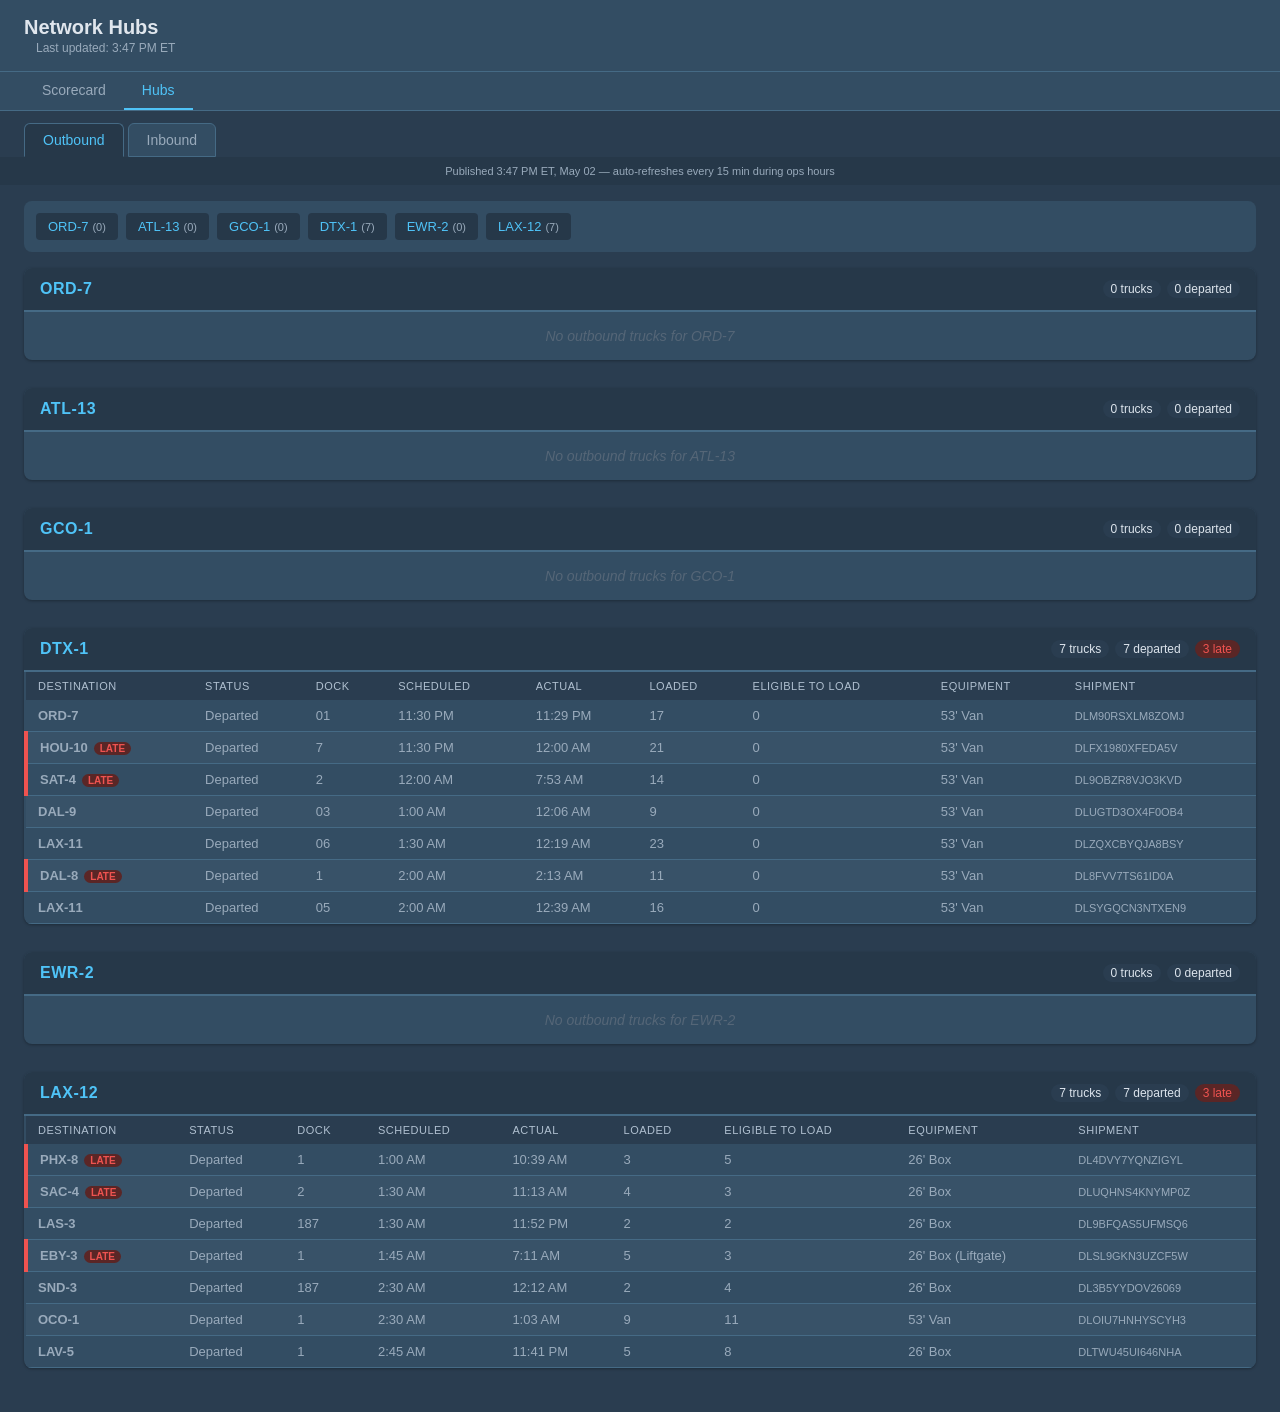
<file: hubs.html>
<!DOCTYPE html>
<html lang="en">
<head>
    <meta charset="UTF-8">
    <meta name="viewport" content="width=device-width, initial-scale=1.0">
    <link rel="icon" href="data:image/svg+xml,<svg xmlns='http://www.w3.org/2000/svg' viewBox='0 0 100 100'><text y='.9em' font-size='90'>🚚</text></svg>">
    <title>📦 Network Hubs</title>
    <style>
        * { margin: 0; padding: 0; box-sizing: border-box; }
        body { font-family: -apple-system, BlinkMacSystemFont, "Segoe UI", Roboto, sans-serif; background: #2a3d50; color: #e0e6ed; font-size: 14px; }

        header { display: flex; justify-content: space-between; align-items: center; padding: 16px 24px; background: #334d63; border-bottom: 1px solid #456a85; }
        h1 { font-size: 20px; font-weight: 600; }
        h1 a { color: inherit; text-decoration: none; }
        .meta { font-size: 12px; color: #99aabb; margin-left: 12px; }
        .published { font-size: 11px; color: #99aabb; padding: 8px 24px; background: #263849; text-align: center; }

        .tabs { display: flex; gap: 0; padding: 0 24px; background: #334d63; border-bottom: 1px solid #456a85; }
        .tab { padding: 10px 18px; color: #99aabb; text-decoration: none; font-size: 14px; border-bottom: 2px solid transparent; }
        .tab:hover { color: #e0e6ed; }
        .tab.active { color: #4fc3f7; border-bottom-color: #4fc3f7; }

        .direction-toggle { display: flex; gap: 4px; padding: 12px 24px 0; }
        .dir-btn { padding: 8px 18px; background: #334d63; color: #99aabb; border: 1px solid #456a85; border-radius: 6px 6px 0 0; cursor: pointer; font-size: 14px; font-weight: 500; }
        .dir-btn:hover { color: #e0e6ed; }
        .dir-btn.active { background: #263849; color: #4fc3f7; border-bottom-color: #263849; }

        main { padding: 16px 24px; }

        .hub-jump { display: flex; gap: 8px; flex-wrap: wrap; margin-bottom: 16px; padding: 12px; background: #334d63; border-radius: 8px; }
        .hub-jump a { padding: 6px 12px; background: #263849; color: #4fc3f7; text-decoration: none; border-radius: 4px; font-size: 13px; font-weight: 500; }
        .hub-jump a:hover { background: #456a85; color: #fff; }
        .hub-jump .count { color: #99aabb; font-size: 11px; margin-left: 4px; }

        .hub-section { margin-bottom: 28px; background: #334d63; border-radius: 8px; box-shadow: 0 1px 3px rgba(0,0,0,0.3); overflow: hidden; }
        .hub-header { padding: 12px 16px; background: #263849; border-bottom: 2px solid #456a85; display: flex; justify-content: space-between; align-items: center; }
        .hub-name { font-size: 16px; font-weight: 700; color: #4fc3f7; letter-spacing: 0.5px; }
        .hub-stats { font-size: 12px; color: #99aabb; }
        .hub-stats .stat-pill { display: inline-block; padding: 2px 8px; margin-left: 6px; border-radius: 10px; background: #2a3d50; color: #dce4ec; font-weight: 500; }
        .hub-stats .stat-late { background: #5a2626; color: #ef5350; }
        .hub-stats .stat-empty { background: #5a5a26; color: #ffca28; }
        .hub-stats .stat-active { background: #1a4068; color: #4fc3f7; }
        .hub-stats .stat-done { background: #265a38; color: #81c784; }

        table { width: 100%; border-collapse: collapse; }
        thead { background: #2a3d50; }
        th { padding: 8px 12px; text-align: left; font-weight: 500; font-size: 11px; text-transform: uppercase; letter-spacing: 0.5px; color: #b0c0d0; white-space: nowrap; }
        td { padding: 8px 12px; border-bottom: 1px solid #456a85; font-variant-numeric: tabular-nums; color: #dce4ec; font-size: 13px; }
        tbody tr:nth-child(even) { background: #385268; }
        tbody tr:nth-child(odd) { background: #334d63; }
        tbody tr:hover { background: #426280; }

        tr.row-late { border-left: 4px solid #ef5350; }
        tr.row-empty { border-left: 4px solid #ffc107; }
        tr.row-departed td { color: #99aabb; }
        tr.row-not-started { border-left: 4px solid #ffc107; }
        tr.row-done td { color: #81c784; }

        .late-badge { display: inline-block; background: #5a2626; color: #ef5350; font-size: 10px; font-weight: 700; padding: 1px 6px; border-radius: 8px; margin-left: 6px; }
        .empty-badge { display: inline-block; background: #5a5a26; color: #ffca28; font-size: 10px; font-weight: 700; padding: 1px 6px; border-radius: 8px; margin-left: 6px; }
        .status-departed { color: #81c784; font-weight: 500; }
        .status-scheduled { color: #ffca28; font-weight: 500; }
        .status-inducting { color: #4fc3f7; font-weight: 500; }
        .status-not-started { color: #ffca28; font-weight: 500; }
        .status-done { color: #81c784; font-weight: 500; }
        .no-data { color: #556677; font-style: italic; padding: 16px; text-align: center; }
        .dest-cell { font-weight: 700; color: #4fc3f7; }
        .ship-link { color: #99aabb; font-size: 11px; text-decoration: none; }
        .ship-link:hover { color: #4fc3f7; text-decoration: underline; }
        .origin-cell { font-size: 12px; color: #dce4ec; max-width: 320px; overflow: hidden; text-overflow: ellipsis; white-space: nowrap; }

        .progress-bar { display: inline-block; width: 100px; height: 12px; background: #2a3d50; border-radius: 6px; overflow: hidden; vertical-align: middle; margin-right: 8px; }
        .progress-fill { height: 100%; background: #4fc3f7; transition: width 0.3s; }
        .progress-fill.done { background: #81c784; }
        .progress-fill.low { background: #ffca28; }
        .progress-text { font-size: 12px; color: #dce4ec; font-weight: 500; vertical-align: middle; }
    </style>
</head>
<body>
    <header>
        <div>
            <h1><a href="index.html">Network Hubs</a></h1>
            <span class="meta">Last updated: 3:47 PM ET</span>
        </div>
    </header>
    <nav class="tabs">
        <a href="index.html" class="tab">Scorecard</a>
        <a href="hubs.html" class="tab active">Hubs</a>
    </nav>
    <div class="direction-toggle">
        <button class="dir-btn active" data-direction="outbound" onclick="setDirection('outbound')">Outbound</button>
        <button class="dir-btn" data-direction="inbound" onclick="setDirection('inbound')">Inbound</button>
    </div>
    <div class="published">Published 3:47 PM ET, May 02 — auto-refreshes every 15 min during ops hours</div>

    <main>
        <div class="hub-jump" id="hub-jump"></div>
        <div id="hubs-container"></div>
    </main>

    <script>
        const HUBS_DATA = {"ATL-13": {"inbound": [], "outbound": []}, "DTX-1": {"inbound": [{"expected": 1609, "inducted": 94, "origin_count": 6, "origins": "ORD-7 (812), GCO-1 (319), LAX-11 (90), +3 more", "progress": 6, "set_id": "28a9573b-be69-4fc9-9ee1-d9bc96febe6a", "set_number": 1, "start_time": "", "status": "Inducting", "status_raw": "INBOUND_TRUCK_SORTATION_STATUS_INDUCTING", "zone_code": ""}, {"expected": 1448, "inducted": 68, "origin_count": 6, "origins": "ORD-7 (822), GCO-1 (240), LAX-11 (81), +3 more", "progress": 5, "set_id": "63c7f62b-05bf-45f2-a625-f9179eb0d2a4", "set_number": 2, "start_time": "", "status": "Inducting", "status_raw": "INBOUND_TRUCK_SORTATION_STATUS_INDUCTING", "zone_code": ""}, {"expected": 633, "inducted": 7, "origin_count": 5, "origins": "ORD-7 (443), GCO-1 (83), LAX-11 (51), +2 more", "progress": 1, "set_id": "47bee709-63c6-48b6-85f5-c6f1f335e83b", "set_number": 3, "start_time": "", "status": "Inducting", "status_raw": "INBOUND_TRUCK_SORTATION_STATUS_INDUCTING", "zone_code": ""}, {"expected": 637, "inducted": 23, "origin_count": 5, "origins": "ORD-7 (432), GCO-1 (81), LAX-11 (46), +2 more", "progress": 4, "set_id": "2edc2f3c-2179-4f69-a696-046096e4be72", "set_number": 4, "start_time": "", "status": "Inducting", "status_raw": "INBOUND_TRUCK_SORTATION_STATUS_INDUCTING", "zone_code": ""}, {"expected": 774, "inducted": 28, "origin_count": 5, "origins": "ORD-7 (422), GCO-1 (151), LAX-11 (74), +2 more", "progress": 4, "set_id": "1da458f9-cb86-46c7-8c1a-95756f85a366", "set_number": 5, "start_time": "", "status": "Inducting", "status_raw": "INBOUND_TRUCK_SORTATION_STATUS_INDUCTING", "zone_code": ""}, {"expected": 695, "inducted": 26, "origin_count": 4, "origins": "ORD-7 (416), GCO-1 (113), LAX-11 (64), +1 more", "progress": 4, "set_id": "b7544f80-7c4e-42eb-9aea-f2693bdb51c2", "set_number": 6, "start_time": "", "status": "Inducting", "status_raw": "INBOUND_TRUCK_SORTATION_STATUS_INDUCTING", "zone_code": ""}, {"expected": 492, "inducted": 11, "origin_count": 4, "origins": "ORD-7 (350), GCO-1 (60), LAX-11 (32), +1 more", "progress": 2, "set_id": "be6aba5d-bc91-402c-abba-bf161030bf48", "set_number": 7, "start_time": "", "status": "Inducting", "status_raw": "INBOUND_TRUCK_SORTATION_STATUS_INDUCTING", "zone_code": ""}, {"expected": 534, "inducted": 15, "origin_count": 4, "origins": "ORD-7 (351), GCO-1 (87), LAX-11 (27), +1 more", "progress": 3, "set_id": "29e08a85-f0bf-4b70-8f79-4b9b78251c2c", "set_number": 8, "start_time": "", "status": "Inducting", "status_raw": "INBOUND_TRUCK_SORTATION_STATUS_INDUCTING", "zone_code": ""}, {"expected": 632, "inducted": 21, "origin_count": 5, "origins": "ORD-7 (407), GCO-1 (89), LAX-11 (57), +2 more", "progress": 3, "set_id": "307483d0-426d-46da-8074-21ec49d642a3", "set_number": 9, "start_time": "", "status": "Inducting", "status_raw": "INBOUND_TRUCK_SORTATION_STATUS_INDUCTING", "zone_code": ""}], "outbound": [{"actual_departure": "11:29 PM", "destination": "ORD-7", "dock": "01", "eligible": 0, "equipment": "53' Van", "eta": "", "is_empty": false, "is_late": false, "latitude": 40.079998, "longitude": -89.433334, "scheduled_departure": "11:30 PM", "shipment_id": "DLM90RSXLM8ZOMJ", "status": "Departed", "status_raw": "CONTAINER_STATUS_DEPARTED", "stowed": 17, "weight_lbs": 5221.1}, {"actual_departure": "12:00 AM", "destination": "HOU-10", "dock": "7", "eligible": 0, "equipment": "53' Van", "eta": "", "is_empty": false, "is_late": true, "latitude": null, "longitude": null, "scheduled_departure": "11:30 PM", "shipment_id": "DLFX1980XFEDA5V", "status": "Departed", "status_raw": "CONTAINER_STATUS_DEPARTED", "stowed": 21, "weight_lbs": 7557.3}, {"actual_departure": "7:53 AM", "destination": "SAT-4", "dock": "2", "eligible": 0, "equipment": "53' Van", "eta": "", "is_empty": false, "is_late": true, "latitude": 30.334446, "longitude": -97.70305, "scheduled_departure": "12:00 AM", "shipment_id": "DL9OBZR8VJO3KVD", "status": "Departed", "status_raw": "CONTAINER_STATUS_DEPARTED", "stowed": 14, "weight_lbs": 4473.6}, {"actual_departure": "12:06 AM", "destination": "DAL-9", "dock": "03", "eligible": 0, "equipment": "53' Van", "eta": "", "is_empty": false, "is_late": false, "latitude": 32.68556, "longitude": -96.93528, "scheduled_departure": "1:00 AM", "shipment_id": "DLUGTD3OX4F0OB4", "status": "Departed", "status_raw": "CONTAINER_STATUS_DEPARTED", "stowed": 9, "weight_lbs": 2776.8}, {"actual_departure": "12:19 AM", "destination": "LAX-11", "dock": "06", "eligible": 0, "equipment": "53' Van", "eta": "", "is_empty": false, "is_late": false, "latitude": 34.981945, "longitude": -105.08, "scheduled_departure": "1:30 AM", "shipment_id": "DLZQXCBYQJA8BSY", "status": "Departed", "status_raw": "CONTAINER_STATUS_DEPARTED", "stowed": 23, "weight_lbs": 4871.9}, {"actual_departure": "2:13 AM", "destination": "DAL-8", "dock": "1", "eligible": 0, "equipment": "53' Van", "eta": "", "is_empty": false, "is_late": true, "latitude": 32.991943, "longitude": -97.04639, "scheduled_departure": "2:00 AM", "shipment_id": "DL8FVV7TS61ID0A", "status": "Departed", "status_raw": "CONTAINER_STATUS_DEPARTED", "stowed": 11, "weight_lbs": 3653.0}, {"actual_departure": "12:39 AM", "destination": "LAX-11", "dock": "05", "eligible": 0, "equipment": "53' Van", "eta": "", "is_empty": false, "is_late": false, "latitude": 32.244167, "longitude": -107.97278, "scheduled_departure": "2:00 AM", "shipment_id": "DLSYGQCN3NTXEN9", "status": "Departed", "status_raw": "CONTAINER_STATUS_DEPARTED", "stowed": 16, "weight_lbs": 4627.8}]}, "EWR-2": {"inbound": [{"expected": 2063, "inducted": 574, "origin_count": 10, "origins": "ORD-7 (537), TT7348597598984619818 (508), GCO-1 (327), +7 more", "progress": 28, "set_id": "e16c6d82-4863-45ed-a060-068980b3c15d", "set_number": 1, "start_time": "", "status": "Inducting", "status_raw": "INBOUND_TRUCK_SORTATION_STATUS_INDUCTING", "zone_code": ""}, {"expected": 422, "inducted": 132, "origin_count": 9, "origins": "GCO-1 (119), TT7348597598984619818 (77), STORD-NY-1 (57), +6 more", "progress": 31, "set_id": "9e1fe268-b5cb-4ad5-b157-60ef07777c02", "set_number": 2, "start_time": "", "status": "Inducting", "status_raw": "INBOUND_TRUCK_SORTATION_STATUS_INDUCTING", "zone_code": ""}, {"expected": 753, "inducted": 249, "origin_count": 10, "origins": "STORD-NY-1 (149), TT7348597598984619818 (145), ATL-13 (107), +7 more", "progress": 33, "set_id": "c64ce997-ddb5-47d8-b384-91ffaf6f8547", "set_number": 3, "start_time": "", "status": "Inducting", "status_raw": "INBOUND_TRUCK_SORTATION_STATUS_INDUCTING", "zone_code": ""}, {"expected": 2077, "inducted": 377, "origin_count": 9, "origins": "ORD-7 (765), STORD-NY-1 (298), GCO-1 (270), +6 more", "progress": 18, "set_id": "e5e7e20a-1d1d-414a-acd1-3ccc058bf158", "set_number": 4, "start_time": "", "status": "Inducting", "status_raw": "INBOUND_TRUCK_SORTATION_STATUS_INDUCTING", "zone_code": ""}, {"expected": 412, "inducted": 203, "origin_count": 5, "origins": "STORD-NY-1 (207), TT7348597598984619818 (174), PETCO-NJ-1 (13), +2 more", "progress": 49, "set_id": "c01c10f5-2d1b-4b5e-b6cf-b6c44aff90c9", "set_number": 5, "start_time": "", "status": "Inducting", "status_raw": "INBOUND_TRUCK_SORTATION_STATUS_INDUCTING", "zone_code": ""}, {"expected": 20, "inducted": 11, "origin_count": 3, "origins": "TT7348597598984619818 (15), PETCO-NJ-1 (3), AEO-PA-1 (1)", "progress": 55, "set_id": "2edc2f3c-2179-4f69-a696-046096e4be72", "set_number": 6, "start_time": "", "status": "Inducting", "status_raw": "INBOUND_TRUCK_SORTATION_STATUS_INDUCTING", "zone_code": ""}, {"expected": 32, "inducted": 18, "origin_count": 3, "origins": "TT7348597598984619818 (20), PETCO-NJ-1 (8), NUTS-NJ-1 (1)", "progress": 56, "set_id": "307483d0-426d-46da-8074-21ec49d642a3", "set_number": 7, "start_time": "", "status": "Inducting", "status_raw": "INBOUND_TRUCK_SORTATION_STATUS_INDUCTING", "zone_code": ""}, {"expected": 3238, "inducted": 645, "origin_count": 10, "origins": "ORD-7 (1565), STORD-NY-1 (604), PETCO-NJ-1 (364), +7 more", "progress": 20, "set_id": "34085568-2818-4cd9-8e59-596f5e2f345f", "set_number": 8, "start_time": "", "status": "Inducting", "status_raw": "INBOUND_TRUCK_SORTATION_STATUS_INDUCTING", "zone_code": ""}, {"expected": 23, "inducted": 10, "origin_count": 2, "origins": "TT7348597598984619818 (14), NUTS-NJ-1 (7)", "progress": 43, "set_id": "a62978a6-6516-4575-9ca0-52cf33e6394c", "set_number": 9, "start_time": "", "status": "Inducting", "status_raw": "INBOUND_TRUCK_SORTATION_STATUS_INDUCTING", "zone_code": ""}, {"expected": 2848, "inducted": 790, "origin_count": 10, "origins": "STORD-NY-1 (700), ORD-7 (572), TT7348597598984619818 (324), +7 more", "progress": 28, "set_id": "d202251c-6fe1-4e66-a034-e2de8c9a6c37", "set_number": 10, "start_time": "", "status": "Inducting", "status_raw": "INBOUND_TRUCK_SORTATION_STATUS_INDUCTING", "zone_code": ""}, {"expected": 1188, "inducted": 241, "origin_count": 9, "origins": "ORD-7 (457), STORD-NY-1 (207), GCO-1 (174), +6 more", "progress": 20, "set_id": "6ce8c642-9639-4c65-900d-fa0485920f7d", "set_number": 11, "start_time": "", "status": "Inducting", "status_raw": "INBOUND_TRUCK_SORTATION_STATUS_INDUCTING", "zone_code": ""}, {"expected": 269, "inducted": 124, "origin_count": 5, "origins": "STORD-NY-1 (106), TT7348597598984619818 (64), PETCO-NJ-1 (47), +2 more", "progress": 46, "set_id": "cd0b2799-b39f-455f-942d-ffc42a7a84d6", "set_number": 12, "start_time": "", "status": "Inducting", "status_raw": "INBOUND_TRUCK_SORTATION_STATUS_INDUCTING", "zone_code": ""}, {"expected": 2634, "inducted": 688, "origin_count": 10, "origins": "TT7348597598984619818 (676), ORD-7 (549), STORD-NY-1 (443), +7 more", "progress": 26, "set_id": "a86cbbb2-606d-4d79-bbab-44b3768265c0", "set_number": 13, "start_time": "", "status": "Inducting", "status_raw": "INBOUND_TRUCK_SORTATION_STATUS_INDUCTING", "zone_code": ""}, {"expected": 272, "inducted": 144, "origin_count": 5, "origins": "STORD-NY-1 (130), TT7348597598984619818 (123), PETCO-NJ-1 (9), +2 more", "progress": 53, "set_id": "ff1c7f5e-5762-4222-bc4f-20d2fd387d74", "set_number": 14, "start_time": "", "status": "Inducting", "status_raw": "INBOUND_TRUCK_SORTATION_STATUS_INDUCTING", "zone_code": ""}, {"expected": 846, "inducted": 154, "origin_count": 9, "origins": "ORD-7 (362), STORD-NY-1 (143), GCO-1 (99), +6 more", "progress": 18, "set_id": "94daff80-8bb2-4bec-b230-ca35c458a620", "set_number": 15, "start_time": "", "status": "Inducting", "status_raw": "INBOUND_TRUCK_SORTATION_STATUS_INDUCTING", "zone_code": ""}, {"expected": 2193, "inducted": 441, "origin_count": 10, "origins": "ORD-7 (835), STORD-NY-1 (364), GCO-1 (282), +7 more", "progress": 20, "set_id": "6acd0b8c-29e5-4721-8d27-b50825724323", "set_number": 16, "start_time": "", "status": "Inducting", "status_raw": "INBOUND_TRUCK_SORTATION_STATUS_INDUCTING", "zone_code": ""}, {"expected": 286, "inducted": 137, "origin_count": 3, "origins": "TT7348597598984619818 (279), PETCO-NJ-1 (1), NUTS-NJ-1 (1)", "progress": 48, "set_id": "34415f0c-58f7-4c84-9037-817834b8a0bc", "set_number": 17, "start_time": "", "status": "Inducting", "status_raw": "INBOUND_TRUCK_SORTATION_STATUS_INDUCTING", "zone_code": ""}, {"expected": 389, "inducted": 199, "origin_count": 5, "origins": "TT7348597598984619818 (190), STORD-NY-1 (173), NUTS-NJ-1 (9), +2 more", "progress": 51, "set_id": "7f24e5d0-076b-473b-ae3b-2e48aa449fa6", "set_number": 18, "start_time": "", "status": "Inducting", "status_raw": "INBOUND_TRUCK_SORTATION_STATUS_INDUCTING", "zone_code": ""}, {"expected": 301, "inducted": 143, "origin_count": 5, "origins": "TT7348597598984619818 (231), STORD-NY-1 (48), AEO-PA-1 (8), +2 more", "progress": 48, "set_id": "8580130f-e42a-4ef5-af7e-9dc230b99f83", "set_number": 19, "start_time": "", "status": "Inducting", "status_raw": "INBOUND_TRUCK_SORTATION_STATUS_INDUCTING", "zone_code": ""}, {"expected": 949, "inducted": 227, "origin_count": 9, "origins": "ORD-7 (337), STORD-NY-1 (169), TT7348597598984619818 (110), +6 more", "progress": 24, "set_id": "a8a05894-72d8-481d-9065-5d1a4a32666f", "set_number": 20, "start_time": "", "status": "Inducting", "status_raw": "INBOUND_TRUCK_SORTATION_STATUS_INDUCTING", "zone_code": ""}, {"expected": 1795, "inducted": 536, "origin_count": 10, "origins": "TT7348597598984619818 (443), ORD-7 (421), PETCO-NJ-1 (258), +7 more", "progress": 30, "set_id": "af3b5aeb-007a-4167-9658-2170422b54e3", "set_number": 21, "start_time": "", "status": "Inducting", "status_raw": "INBOUND_TRUCK_SORTATION_STATUS_INDUCTING", "zone_code": ""}, {"expected": 2400, "inducted": 470, "origin_count": 10, "origins": "ORD-7 (875), GCO-1 (341), STORD-NY-1 (340), +7 more", "progress": 20, "set_id": "298e2ecd-24fa-4f46-9e67-bab153477f9a", "set_number": 22, "start_time": "", "status": "Inducting", "status_raw": "INBOUND_TRUCK_SORTATION_STATUS_INDUCTING", "zone_code": ""}, {"expected": 368, "inducted": 183, "origin_count": 4, "origins": "TT7348597598984619818 (211), STORD-NY-1 (137), PETCO-NJ-1 (9), +1 more", "progress": 50, "set_id": "a802f055-7c5c-422e-8310-311e64c1a690", "set_number": 23, "start_time": "", "status": "Inducting", "status_raw": "INBOUND_TRUCK_SORTATION_STATUS_INDUCTING", "zone_code": ""}, {"expected": 346, "inducted": 124, "origin_count": 8, "origins": "TT7348597598984619818 (88), GCO-1 (85), STORD-NY-1 (48), +5 more", "progress": 36, "set_id": "6275ff6c-6152-4e91-be53-88296abe4901", "set_number": 24, "start_time": "", "status": "Inducting", "status_raw": "INBOUND_TRUCK_SORTATION_STATUS_INDUCTING", "zone_code": ""}, {"expected": 478, "inducted": 96, "origin_count": 9, "origins": "ORD-7 (169), STORD-NY-1 (70), PETCO-NJ-1 (56), +6 more", "progress": 20, "set_id": "0f94ab15-c7cb-4bcc-8cb8-68fa1e9a4db6", "set_number": 25, "start_time": "", "status": "Inducting", "status_raw": "INBOUND_TRUCK_SORTATION_STATUS_INDUCTING", "zone_code": ""}, {"expected": 646, "inducted": 179, "origin_count": 10, "origins": "ORD-7 (121), GCO-1 (96), TT7348597598984619818 (95), +7 more", "progress": 28, "set_id": "cb1a6b68-e7be-4536-9e3a-ea8b8f6be286", "set_number": 26, "start_time": "", "status": "Inducting", "status_raw": "INBOUND_TRUCK_SORTATION_STATUS_INDUCTING", "zone_code": ""}, {"expected": 153, "inducted": 64, "origin_count": 5, "origins": "TT7348597598984619818 (101), STORD-NY-1 (36), PETCO-NJ-1 (6), +2 more", "progress": 42, "set_id": "e9667116-3e36-43e1-843e-10c080aa87f1", "set_number": 27, "start_time": "", "status": "Inducting", "status_raw": "INBOUND_TRUCK_SORTATION_STATUS_INDUCTING", "zone_code": ""}, {"expected": 2560, "inducted": 620, "origin_count": 10, "origins": "ORD-7 (557), GCO-1 (545), STORD-NY-1 (487), +7 more", "progress": 24, "set_id": "10b3aa82-9ec9-49c6-b3ec-d24df208b68c", "set_number": 28, "start_time": "", "status": "Inducting", "status_raw": "INBOUND_TRUCK_SORTATION_STATUS_INDUCTING", "zone_code": ""}, {"expected": 102, "inducted": 44, "origin_count": 5, "origins": "TT7348597598984619818 (46), STORD-NY-1 (26), PETCO-NJ-1 (19), +2 more", "progress": 43, "set_id": "599166c6-ea0e-402c-81ff-f9747de410c2", "set_number": 29, "start_time": "", "status": "Inducting", "status_raw": "INBOUND_TRUCK_SORTATION_STATUS_INDUCTING", "zone_code": ""}, {"expected": 1243, "inducted": 284, "origin_count": 9, "origins": "ORD-7 (467), STORD-NY-1 (243), GCO-1 (188), +6 more", "progress": 23, "set_id": "89f11904-9e1c-4b8c-a2d4-a63606ba2bfc", "set_number": 30, "start_time": "", "status": "Inducting", "status_raw": "INBOUND_TRUCK_SORTATION_STATUS_INDUCTING", "zone_code": ""}, {"expected": 20, "inducted": 9, "origin_count": 2, "origins": "TT7348597598984619818 (18), NUTS-NJ-1 (1)", "progress": 45, "set_id": "b7544f80-7c4e-42eb-9aea-f2693bdb51c2", "set_number": 31, "start_time": "", "status": "Inducting", "status_raw": "INBOUND_TRUCK_SORTATION_STATUS_INDUCTING", "zone_code": ""}, {"expected": 776, "inducted": 194, "origin_count": 10, "origins": "ORD-7 (199), GCO-1 (119), TT7348597598984619818 (109), +7 more", "progress": 25, "set_id": "7e72dbe0-dab8-4d09-91d4-18b1da8524d9", "set_number": 32, "start_time": "", "status": "Inducting", "status_raw": "INBOUND_TRUCK_SORTATION_STATUS_INDUCTING", "zone_code": ""}, {"expected": 152, "inducted": 64, "origin_count": 0, "origins": "", "progress": 42, "set_id": "4ba97b7a-1f61-4b11-b612-e4a896d460bc", "set_number": 33, "start_time": "", "status": "Inducting", "status_raw": "INBOUND_TRUCK_SORTATION_STATUS_INDUCTING", "zone_code": ""}, {"expected": 737, "inducted": 176, "origin_count": 10, "origins": "TT7348597598984619818 (228), ORD-7 (203), STORD-NY-1 (74), +7 more", "progress": 24, "set_id": "e94b93ab-c140-400b-ad3e-702f6b461d22", "set_number": 34, "start_time": "", "status": "Inducting", "status_raw": "INBOUND_TRUCK_SORTATION_STATUS_INDUCTING", "zone_code": ""}, {"expected": 512, "inducted": 193, "origin_count": 10, "origins": "TT7348597598984619818 (147), GCO-1 (137), ORD-7 (56), +7 more", "progress": 38, "set_id": "3c42f7e0-ae44-4800-b0b9-39410a5673c8", "set_number": 35, "start_time": "", "status": "Inducting", "status_raw": "INBOUND_TRUCK_SORTATION_STATUS_INDUCTING", "zone_code": ""}, {"expected": 450, "inducted": 232, "origin_count": 4, "origins": "TT7348597598984619818 (432), PETCO-NJ-1 (6), NUTS-NJ-1 (3), +1 more", "progress": 52, "set_id": "095c4580-7ec1-4ec0-85ec-a55418ed0610", "set_number": 36, "start_time": "", "status": "Inducting", "status_raw": "INBOUND_TRUCK_SORTATION_STATUS_INDUCTING", "zone_code": ""}, {"expected": 232, "inducted": 98, "origin_count": 4, "origins": "TT7348597598984619818 (83), STORD-NY-1 (62), AEO-PA-1 (61), +1 more", "progress": 42, "set_id": "f789642d-ddd0-4e17-8871-efc1d550c668", "set_number": 37, "start_time": "", "status": "Inducting", "status_raw": "INBOUND_TRUCK_SORTATION_STATUS_INDUCTING", "zone_code": ""}, {"expected": 154, "inducted": 59, "origin_count": 4, "origins": "TT7348597598984619818 (121), STORD-NY-1 (25), PETCO-NJ-1 (5), +1 more", "progress": 38, "set_id": "23fdcfa2-e42c-4a01-951d-adcaf44494fb", "set_number": 38, "start_time": "", "status": "Inducting", "status_raw": "INBOUND_TRUCK_SORTATION_STATUS_INDUCTING", "zone_code": ""}, {"expected": 129, "inducted": 67, "origin_count": 5, "origins": "TT7348597598984619818 (58), STORD-NY-1 (46), PETCO-NJ-1 (20), +2 more", "progress": 52, "set_id": "6d600a71-0cb4-4261-ba81-6b9c752e92b0", "set_number": 39, "start_time": "", "status": "Inducting", "status_raw": "INBOUND_TRUCK_SORTATION_STATUS_INDUCTING", "zone_code": ""}, {"expected": 245, "inducted": 122, "origin_count": 5, "origins": "STORD-NY-1 (135), TT7348597598984619818 (93), AEO-PA-1 (5), +2 more", "progress": 50, "set_id": "0e87abd4-ba76-447a-99fe-ca71c5c09c5d", "set_number": 40, "start_time": "", "status": "Inducting", "status_raw": "INBOUND_TRUCK_SORTATION_STATUS_INDUCTING", "zone_code": ""}, {"expected": 29, "inducted": 14, "origin_count": 3, "origins": "TT7348597598984619818 (16), PETCO-NJ-1 (11), NUTS-NJ-1 (1)", "progress": 48, "set_id": "28a9573b-be69-4fc9-9ee1-d9bc96febe6a", "set_number": 41, "start_time": "", "status": "Inducting", "status_raw": "INBOUND_TRUCK_SORTATION_STATUS_INDUCTING", "zone_code": ""}, {"expected": 1250, "inducted": 281, "origin_count": 10, "origins": "ORD-7 (326), GCO-1 (254), PETCO-NJ-1 (164), +7 more", "progress": 22, "set_id": "7d640cbf-4777-44ac-bfaa-f619f33f86ae", "set_number": 42, "start_time": "", "status": "Inducting", "status_raw": "INBOUND_TRUCK_SORTATION_STATUS_INDUCTING", "zone_code": ""}, {"expected": 15, "inducted": 7, "origin_count": 2, "origins": "TT7348597598984619818 (11), NUTS-NJ-1 (3)", "progress": 47, "set_id": "b0fcb79a-823b-428a-a503-c677292648cf", "set_number": 43, "start_time": "", "status": "Inducting", "status_raw": "INBOUND_TRUCK_SORTATION_STATUS_INDUCTING", "zone_code": ""}, {"expected": 105, "inducted": 52, "origin_count": 4, "origins": "TT7348597598984619818 (95), PETCO-NJ-1 (4), NUTS-NJ-1 (3), +1 more", "progress": 50, "set_id": "fac8b021-ad69-4aed-9410-c4d0da19358e", "set_number": 44, "start_time": "", "status": "Inducting", "status_raw": "INBOUND_TRUCK_SORTATION_STATUS_INDUCTING", "zone_code": ""}, {"expected": 96, "inducted": 24, "origin_count": 2, "origins": "STORD-NY-1 (53), TT7348597598984619818 (40)", "progress": 25, "set_id": "194834a4-a102-4f75-a2e3-54cc3ef36dfe", "set_number": 45, "start_time": "", "status": "Inducting", "status_raw": "INBOUND_TRUCK_SORTATION_STATUS_INDUCTING", "zone_code": ""}, {"expected": 44, "inducted": 22, "origin_count": 2, "origins": "PETCO-NJ-1 (31), TT7348597598984619818 (10)", "progress": 50, "set_id": "63c7f62b-05bf-45f2-a625-f9179eb0d2a4", "set_number": 46, "start_time": "", "status": "Inducting", "status_raw": "INBOUND_TRUCK_SORTATION_STATUS_INDUCTING", "zone_code": ""}, {"expected": 756, "inducted": 172, "origin_count": 8, "origins": "ORD-7 (285), STORD-NY-1 (202), PETCO-NJ-1 (90), +5 more", "progress": 23, "set_id": "5efda100-7981-4eec-b459-fd15bc670357", "set_number": 47, "start_time": "", "status": "Inducting", "status_raw": "INBOUND_TRUCK_SORTATION_STATUS_INDUCTING", "zone_code": ""}, {"expected": 14, "inducted": 5, "origin_count": 3, "origins": "TT7348597598984619818 (5), PETCO-NJ-1 (4), AEO-PA-1 (2)", "progress": 36, "set_id": "1da458f9-cb86-46c7-8c1a-95756f85a366", "set_number": 48, "start_time": "", "status": "Inducting", "status_raw": "INBOUND_TRUCK_SORTATION_STATUS_INDUCTING", "zone_code": ""}, {"expected": 612, "inducted": 139, "origin_count": 7, "origins": "ORD-7 (295), STORD-NY-1 (129), PETCO-NJ-1 (77), +4 more", "progress": 23, "set_id": "1ee0e1da-eca6-4f05-b587-a594a77d7f3b", "set_number": 49, "start_time": "", "status": "Inducting", "status_raw": "INBOUND_TRUCK_SORTATION_STATUS_INDUCTING", "zone_code": ""}, {"expected": 633, "inducted": 162, "origin_count": 10, "origins": "ORD-7 (178), TT7348597598984619818 (141), PETCO-NJ-1 (74), +7 more", "progress": 26, "set_id": "d3e40bb0-3e47-45ea-aa57-c713c7cd8a46", "set_number": 50, "start_time": "", "status": "Inducting", "status_raw": "INBOUND_TRUCK_SORTATION_STATUS_INDUCTING", "zone_code": ""}, {"expected": 95, "inducted": 52, "origin_count": 4, "origins": "TT7348597598984619818 (67), PETCO-NJ-1 (13), AEO-PA-1 (8), +1 more", "progress": 55, "set_id": "b1e76713-4b2b-4e77-b593-68b50267410c", "set_number": 51, "start_time": "", "status": "Inducting", "status_raw": "INBOUND_TRUCK_SORTATION_STATUS_INDUCTING", "zone_code": ""}, {"expected": 629, "inducted": 166, "origin_count": 10, "origins": "ORD-7 (189), TT7348597598984619818 (117), STORD-NY-1 (109), +7 more", "progress": 26, "set_id": "678c7789-7c5a-4e73-beaf-b2bc7f8f70c3", "set_number": 52, "start_time": "", "status": "Inducting", "status_raw": "INBOUND_TRUCK_SORTATION_STATUS_INDUCTING", "zone_code": ""}, {"expected": 393, "inducted": 62, "origin_count": 6, "origins": "ORD-7 (224), PETCO-NJ-1 (65), GCO-1 (54), +3 more", "progress": 16, "set_id": "3053937c-fdd0-401f-bf32-8672a92ce009", "set_number": 53, "start_time": "", "status": "Inducting", "status_raw": "INBOUND_TRUCK_SORTATION_STATUS_INDUCTING", "zone_code": ""}, {"expected": 164, "inducted": 59, "origin_count": 5, "origins": "TT7348597598984619818 (73), STORD-NY-1 (43), PETCO-NJ-1 (29), +2 more", "progress": 36, "set_id": "ed61b49b-f3bf-49be-9c0a-2254659cb428", "set_number": 54, "start_time": "", "status": "Inducting", "status_raw": "INBOUND_TRUCK_SORTATION_STATUS_INDUCTING", "zone_code": ""}, {"expected": 186, "inducted": 96, "origin_count": 4, "origins": "TT7348597598984619818 (83), STORD-NY-1 (62), PETCO-NJ-1 (34), +1 more", "progress": 52, "set_id": "9a8e0a8f-be26-473a-967c-26604c82af1c", "set_number": 55, "start_time": "", "status": "Inducting", "status_raw": "INBOUND_TRUCK_SORTATION_STATUS_INDUCTING", "zone_code": ""}, {"expected": 2022, "inducted": 417, "origin_count": 8, "origins": "ORD-7 (960), STORD-NY-1 (347), GCO-1 (334), +5 more", "progress": 21, "set_id": "52190d41-a5f7-4715-b67b-980c4335c0c6", "set_number": 56, "start_time": "", "status": "Inducting", "status_raw": "INBOUND_TRUCK_SORTATION_STATUS_INDUCTING", "zone_code": ""}, {"expected": 134, "inducted": 74, "origin_count": 5, "origins": "STORD-NY-1 (54), PETCO-NJ-1 (36), TT7348597598984619818 (27), +2 more", "progress": 55, "set_id": "bf07be8c-7f8d-4158-af3a-8b8f7ccb5f4f", "set_number": 57, "start_time": "", "status": "Inducting", "status_raw": "INBOUND_TRUCK_SORTATION_STATUS_INDUCTING", "zone_code": ""}, {"expected": 18, "inducted": 11, "origin_count": 3, "origins": "TT7348597598984619818 (13), PETCO-NJ-1 (3), AEO-PA-1 (1)", "progress": 61, "set_id": "47bee709-63c6-48b6-85f5-c6f1f335e83b", "set_number": 58, "start_time": "", "status": "Inducting", "status_raw": "INBOUND_TRUCK_SORTATION_STATUS_INDUCTING", "zone_code": ""}, {"expected": 188, "inducted": 67, "origin_count": 5, "origins": "TT7348597598984619818 (83), STORD-NY-1 (61), PETCO-NJ-1 (25), +2 more", "progress": 36, "set_id": "4c0beed5-1bd4-47cf-8bd0-6794f939fc18", "set_number": 59, "start_time": "", "status": "Inducting", "status_raw": "INBOUND_TRUCK_SORTATION_STATUS_INDUCTING", "zone_code": ""}, {"expected": 139, "inducted": 74, "origin_count": 4, "origins": "STORD-NY-1 (74), TT7348597598984619818 (63), PETCO-NJ-1 (1), +1 more", "progress": 53, "set_id": "5b79ba17-fc2e-4374-90d9-48c977d888cd", "set_number": 60, "start_time": "", "status": "Inducting", "status_raw": "INBOUND_TRUCK_SORTATION_STATUS_INDUCTING", "zone_code": ""}, {"expected": 102, "inducted": 53, "origin_count": 4, "origins": "STORD-NY-1 (59), TT7348597598984619818 (32), PETCO-NJ-1 (10), +1 more", "progress": 52, "set_id": "a810649e-5dda-43a2-9294-a3033d7c1ac1", "set_number": 61, "start_time": "", "status": "Inducting", "status_raw": "INBOUND_TRUCK_SORTATION_STATUS_INDUCTING", "zone_code": ""}, {"expected": 102, "inducted": 59, "origin_count": 4, "origins": "STORD-NY-1 (51), PETCO-NJ-1 (29), TT7348597598984619818 (15), +1 more", "progress": 58, "set_id": "1dfb1077-943c-456d-8f7b-d7e2e52185c6", "set_number": 62, "start_time": "", "status": "Inducting", "status_raw": "INBOUND_TRUCK_SORTATION_STATUS_INDUCTING", "zone_code": ""}, {"expected": 8, "inducted": 5, "origin_count": 2, "origins": "TT7348597598984619818 (7), NUTS-NJ-1 (1)", "progress": 62, "set_id": "9bb2af97-1ae3-4247-9f88-d42273d518d6", "set_number": 63, "start_time": "", "status": "Inducting", "status_raw": "INBOUND_TRUCK_SORTATION_STATUS_INDUCTING", "zone_code": ""}, {"expected": 12, "inducted": 3, "origin_count": 2, "origins": "TT7348597598984619818 (11), NUTS-NJ-1 (1)", "progress": 25, "set_id": "17874b89-5070-43ca-b80c-51af1ae2993f", "set_number": 64, "start_time": "", "status": "Inducting", "status_raw": "INBOUND_TRUCK_SORTATION_STATUS_INDUCTING", "zone_code": ""}, {"expected": 21, "inducted": 9, "origin_count": 2, "origins": "TT7348597598984619818 (20), AEO-PA-1 (1)", "progress": 43, "set_id": "338304fc-9288-4509-9e72-7bf5fbfe8a86", "set_number": 65, "start_time": "", "status": "Inducting", "status_raw": "INBOUND_TRUCK_SORTATION_STATUS_INDUCTING", "zone_code": ""}, {"expected": 9, "inducted": 2, "origin_count": 2, "origins": "TT7348597598984619818 (7), NUTS-NJ-1 (2)", "progress": 22, "set_id": "a331d13f-d094-49de-b9b8-ed6098c74212", "set_number": 66, "start_time": "", "status": "Inducting", "status_raw": "INBOUND_TRUCK_SORTATION_STATUS_INDUCTING", "zone_code": ""}, {"expected": 5, "inducted": 2, "origin_count": 2, "origins": "TT7348597598984619818 (4), NUTS-NJ-1 (1)", "progress": 40, "set_id": "d1908fe0-bebd-44f5-953a-b6b0555a80a2", "set_number": 67, "start_time": "", "status": "Inducting", "status_raw": "INBOUND_TRUCK_SORTATION_STATUS_INDUCTING", "zone_code": ""}, {"expected": 5, "inducted": 1, "origin_count": 1, "origins": "TT7348597598984619818 (5)", "progress": 20, "set_id": "ad83af5b-6285-4f99-87e4-d4ac5b90faca", "set_number": 68, "start_time": "", "status": "Inducting", "status_raw": "INBOUND_TRUCK_SORTATION_STATUS_INDUCTING", "zone_code": ""}, {"expected": 6, "inducted": 0, "origin_count": 1, "origins": "TT7348597598984619818 (6)", "progress": 0, "set_id": "29e08a85-f0bf-4b70-8f79-4b9b78251c2c", "set_number": 69, "start_time": "", "status": "Not Started", "status_raw": "INBOUND_TRUCK_SORTATION_STATUS_NOT_STARTED", "zone_code": ""}, {"expected": 9, "inducted": 4, "origin_count": 2, "origins": "TT7348597598984619818 (8), AEO-PA-1 (1)", "progress": 44, "set_id": "be6aba5d-bc91-402c-abba-bf161030bf48", "set_number": 70, "start_time": "", "status": "Inducting", "status_raw": "INBOUND_TRUCK_SORTATION_STATUS_INDUCTING", "zone_code": ""}, {"expected": 13, "inducted": 4, "origin_count": 2, "origins": "TT7348597598984619818 (8), NUTS-NJ-1 (5)", "progress": 31, "set_id": "b6c5abf4-b95b-48fa-a7f6-c1c719b3535a", "set_number": 71, "start_time": "", "status": "Inducting", "status_raw": "INBOUND_TRUCK_SORTATION_STATUS_INDUCTING", "zone_code": ""}, {"expected": 2, "inducted": 0, "origin_count": 1, "origins": "TT7348597598984619818 (2)", "progress": 0, "set_id": "9c59026b-a4ef-40bd-8470-543122ee4414", "set_number": 72, "start_time": "", "status": "Not Started", "status_raw": "INBOUND_TRUCK_SORTATION_STATUS_NOT_STARTED", "zone_code": ""}, {"expected": 3, "inducted": 1, "origin_count": 1, "origins": "TT7348597598984619818 (3)", "progress": 33, "set_id": "c2cef3f4-f3da-42cf-833e-63db07b2386b", "set_number": 73, "start_time": "", "status": "Inducting", "status_raw": "INBOUND_TRUCK_SORTATION_STATUS_INDUCTING", "zone_code": ""}, {"expected": 8, "inducted": 4, "origin_count": 2, "origins": "TT7348597598984619818 (6), NUTS-NJ-1 (2)", "progress": 50, "set_id": "62f119c8-5866-4f0c-99a4-ada444e565d0", "set_number": 74, "start_time": "", "status": "Inducting", "status_raw": "INBOUND_TRUCK_SORTATION_STATUS_INDUCTING", "zone_code": ""}, {"expected": 13, "inducted": 7, "origin_count": 2, "origins": "TT7348597598984619818 (12), NUTS-NJ-1 (1)", "progress": 54, "set_id": "14dae2fb-a270-49e5-9a61-f6767dd976d4", "set_number": 75, "start_time": "", "status": "Inducting", "status_raw": "INBOUND_TRUCK_SORTATION_STATUS_INDUCTING", "zone_code": ""}, {"expected": 8, "inducted": 4, "origin_count": 2, "origins": "TT7348597598984619818 (6), NUTS-NJ-1 (2)", "progress": 50, "set_id": "a12b77a2-12e7-475d-94d6-486e2e98a38e", "set_number": 76, "start_time": "", "status": "Inducting", "status_raw": "INBOUND_TRUCK_SORTATION_STATUS_INDUCTING", "zone_code": ""}, {"expected": 9, "inducted": 2, "origin_count": 2, "origins": "NUTS-NJ-1 (6), TT7348597598984619818 (3)", "progress": 22, "set_id": "5548df09-5c78-4387-b287-48cc306a732f", "set_number": 77, "start_time": "", "status": "Inducting", "status_raw": "INBOUND_TRUCK_SORTATION_STATUS_INDUCTING", "zone_code": ""}, {"expected": 4, "inducted": 0, "origin_count": 2, "origins": "TT7348597598984619818 (3), NUTS-NJ-1 (1)", "progress": 0, "set_id": "80ed83ba-7731-470d-9e66-1e813ba56f67", "set_number": 78, "start_time": "", "status": "Not Started", "status_raw": "INBOUND_TRUCK_SORTATION_STATUS_NOT_STARTED", "zone_code": ""}], "outbound": []}, "GCO-1": {"inbound": [{"expected": 640, "inducted": 159, "origin_count": 4, "origins": "MACYS-PARCEL-TN-1 (563), CLEARJET-OH-1 (43), BACKCOUNTRY-VA-1 (24), +1 more", "progress": 25, "set_id": "0e87abd4-ba76-447a-99fe-ca71c5c09c5d", "set_number": 1, "start_time": "", "status": "Inducting", "status_raw": "INBOUND_TRUCK_SORTATION_STATUS_INDUCTING", "zone_code": ""}, {"expected": 79, "inducted": 25, "origin_count": 3, "origins": "MACYS-PARCEL-TN-1 (45), CLEARJET-OH-1 (24), BACKCOUNTRY-VA-1 (10)", "progress": 32, "set_id": "5efda100-7981-4eec-b459-fd15bc670357", "set_number": 2, "start_time": "", "status": "Inducting", "status_raw": "INBOUND_TRUCK_SORTATION_STATUS_INDUCTING", "zone_code": ""}, {"expected": 657, "inducted": 195, "origin_count": 4, "origins": "MACYS-PARCEL-TN-1 (523), CLEARJET-OH-1 (98), BACKCOUNTRY-VA-1 (31), +1 more", "progress": 30, "set_id": "a802f055-7c5c-422e-8310-311e64c1a690", "set_number": 3, "start_time": "", "status": "Inducting", "status_raw": "INBOUND_TRUCK_SORTATION_STATUS_INDUCTING", "zone_code": ""}, {"expected": 161, "inducted": 56, "origin_count": 3, "origins": "MACYS-PARCEL-TN-1 (70), CLEARJET-OH-1 (49), BACKCOUNTRY-VA-1 (42)", "progress": 35, "set_id": "af3b5aeb-007a-4167-9658-2170422b54e3", "set_number": 4, "start_time": "", "status": "Inducting", "status_raw": "INBOUND_TRUCK_SORTATION_STATUS_INDUCTING", "zone_code": ""}, {"expected": 354, "inducted": 118, "origin_count": 4, "origins": "MACYS-PARCEL-TN-1 (283), CLEARJET-OH-1 (59), BACKCOUNTRY-VA-1 (11), +1 more", "progress": 33, "set_id": "9a8e0a8f-be26-473a-967c-26604c82af1c", "set_number": 5, "start_time": "", "status": "Inducting", "status_raw": "INBOUND_TRUCK_SORTATION_STATUS_INDUCTING", "zone_code": ""}, {"expected": 228, "inducted": 62, "origin_count": 3, "origins": "MACYS-PARCEL-TN-1 (114), BACKCOUNTRY-VA-1 (70), CLEARJET-OH-1 (44)", "progress": 27, "set_id": "a86cbbb2-606d-4d79-bbab-44b3768265c0", "set_number": 6, "start_time": "", "status": "Inducting", "status_raw": "INBOUND_TRUCK_SORTATION_STATUS_INDUCTING", "zone_code": ""}, {"expected": 454, "inducted": 142, "origin_count": 4, "origins": "MACYS-PARCEL-TN-1 (320), CLEARJET-OH-1 (89), BACKCOUNTRY-VA-1 (40), +1 more", "progress": 31, "set_id": "10b3aa82-9ec9-49c6-b3ec-d24df208b68c", "set_number": 7, "start_time": "", "status": "Inducting", "status_raw": "INBOUND_TRUCK_SORTATION_STATUS_INDUCTING", "zone_code": ""}, {"expected": 453, "inducted": 145, "origin_count": 4, "origins": "MACYS-PARCEL-TN-1 (314), CLEARJET-OH-1 (101), BACKCOUNTRY-VA-1 (26), +1 more", "progress": 32, "set_id": "34085568-2818-4cd9-8e59-596f5e2f345f", "set_number": 8, "start_time": "", "status": "Inducting", "status_raw": "INBOUND_TRUCK_SORTATION_STATUS_INDUCTING", "zone_code": ""}, {"expected": 91, "inducted": 19, "origin_count": 4, "origins": "MACYS-PARCEL-TN-1 (77), BACKCOUNTRY-VA-1 (6), CLEARJET-OH-1 (4), +1 more", "progress": 21, "set_id": "2edc2f3c-2179-4f69-a696-046096e4be72", "set_number": 9, "start_time": "", "status": "Inducting", "status_raw": "INBOUND_TRUCK_SORTATION_STATUS_INDUCTING", "zone_code": ""}, {"expected": 155, "inducted": 37, "origin_count": 4, "origins": "MACYS-PARCEL-TN-1 (108), BACKCOUNTRY-VA-1 (24), CLEARJET-OH-1 (17), +1 more", "progress": 24, "set_id": "b1e76713-4b2b-4e77-b593-68b50267410c", "set_number": 10, "start_time": "", "status": "Inducting", "status_raw": "INBOUND_TRUCK_SORTATION_STATUS_INDUCTING", "zone_code": ""}, {"expected": 343, "inducted": 124, "origin_count": 4, "origins": "MACYS-PARCEL-TN-1 (208), CLEARJET-OH-1 (104), BACKCOUNTRY-VA-1 (26), +1 more", "progress": 36, "set_id": "7d640cbf-4777-44ac-bfaa-f619f33f86ae", "set_number": 11, "start_time": "", "status": "Inducting", "status_raw": "INBOUND_TRUCK_SORTATION_STATUS_INDUCTING", "zone_code": ""}, {"expected": 174, "inducted": 43, "origin_count": 4, "origins": "MACYS-PARCEL-TN-1 (142), BACKCOUNTRY-VA-1 (15), CLEARJET-OH-1 (11), +1 more", "progress": 25, "set_id": "1da458f9-cb86-46c7-8c1a-95756f85a366", "set_number": 12, "start_time": "", "status": "Inducting", "status_raw": "INBOUND_TRUCK_SORTATION_STATUS_INDUCTING", "zone_code": ""}, {"expected": 395, "inducted": 121, "origin_count": 4, "origins": "MACYS-PARCEL-TN-1 (169), CLEARJET-OH-1 (163), BACKCOUNTRY-VA-1 (57), +1 more", "progress": 31, "set_id": "298e2ecd-24fa-4f46-9e67-bab153477f9a", "set_number": 13, "start_time": "", "status": "Inducting", "status_raw": "INBOUND_TRUCK_SORTATION_STATUS_INDUCTING", "zone_code": ""}, {"expected": 81, "inducted": 34, "origin_count": 4, "origins": "CLEARJET-OH-1 (40), MACYS-PARCEL-TN-1 (24), BACKCOUNTRY-VA-1 (14), +1 more", "progress": 42, "set_id": "ed61b49b-f3bf-49be-9c0a-2254659cb428", "set_number": 14, "start_time": "", "status": "Inducting", "status_raw": "INBOUND_TRUCK_SORTATION_STATUS_INDUCTING", "zone_code": ""}, {"expected": 711, "inducted": 194, "origin_count": 4, "origins": "MACYS-PARCEL-TN-1 (600), CLEARJET-OH-1 (78), BACKCOUNTRY-VA-1 (25), +1 more", "progress": 27, "set_id": "ff1c7f5e-5762-4222-bc4f-20d2fd387d74", "set_number": 15, "start_time": "", "status": "Inducting", "status_raw": "INBOUND_TRUCK_SORTATION_STATUS_INDUCTING", "zone_code": ""}, {"expected": 150, "inducted": 52, "origin_count": 4, "origins": "MACYS-PARCEL-TN-1 (90), CLEARJET-OH-1 (44), BACKCOUNTRY-VA-1 (13), +1 more", "progress": 35, "set_id": "cd0b2799-b39f-455f-942d-ffc42a7a84d6", "set_number": 16, "start_time": "", "status": "Inducting", "status_raw": "INBOUND_TRUCK_SORTATION_STATUS_INDUCTING", "zone_code": ""}, {"expected": 1179, "inducted": 264, "origin_count": 3, "origins": "MACYS-PARCEL-TN-1 (1142), BACKCOUNTRY-VA-1 (32), PINKBLUSH-IN-1 (5)", "progress": 22, "set_id": "7f24e5d0-076b-473b-ae3b-2e48aa449fa6", "set_number": 17, "start_time": "", "status": "Inducting", "status_raw": "INBOUND_TRUCK_SORTATION_STATUS_INDUCTING", "zone_code": ""}, {"expected": 89, "inducted": 30, "origin_count": 4, "origins": "MACYS-PARCEL-TN-1 (52), CLEARJET-OH-1 (23), BACKCOUNTRY-VA-1 (10), +1 more", "progress": 34, "set_id": "4c0beed5-1bd4-47cf-8bd0-6794f939fc18", "set_number": 18, "start_time": "", "status": "Inducting", "status_raw": "INBOUND_TRUCK_SORTATION_STATUS_INDUCTING", "zone_code": ""}, {"expected": 265, "inducted": 79, "origin_count": 4, "origins": "MACYS-PARCEL-TN-1 (174), CLEARJET-OH-1 (60), BACKCOUNTRY-VA-1 (24), +1 more", "progress": 30, "set_id": "4ba97b7a-1f61-4b11-b612-e4a896d460bc", "set_number": 19, "start_time": "", "status": "Inducting", "status_raw": "INBOUND_TRUCK_SORTATION_STATUS_INDUCTING", "zone_code": ""}, {"expected": 77, "inducted": 32, "origin_count": 4, "origins": "MACYS-PARCEL-TN-1 (38), CLEARJET-OH-1 (23), BACKCOUNTRY-VA-1 (10), +1 more", "progress": 42, "set_id": "e9667116-3e36-43e1-843e-10c080aa87f1", "set_number": 20, "start_time": "", "status": "Inducting", "status_raw": "INBOUND_TRUCK_SORTATION_STATUS_INDUCTING", "zone_code": ""}, {"expected": 197, "inducted": 40, "origin_count": 4, "origins": "MACYS-PARCEL-TN-1 (168), CLEARJET-OH-1 (13), BACKCOUNTRY-VA-1 (11), +1 more", "progress": 20, "set_id": "a810649e-5dda-43a2-9294-a3033d7c1ac1", "set_number": 21, "start_time": "", "status": "Inducting", "status_raw": "INBOUND_TRUCK_SORTATION_STATUS_INDUCTING", "zone_code": ""}, {"expected": 333, "inducted": 95, "origin_count": 3, "origins": "MACYS-PARCEL-TN-1 (188), CLEARJET-OH-1 (99), BACKCOUNTRY-VA-1 (46)", "progress": 29, "set_id": "e5e7e20a-1d1d-414a-acd1-3ccc058bf158", "set_number": 22, "start_time": "", "status": "Inducting", "status_raw": "INBOUND_TRUCK_SORTATION_STATUS_INDUCTING", "zone_code": ""}, {"expected": 305, "inducted": 117, "origin_count": 4, "origins": "MACYS-PARCEL-TN-1 (151), CLEARJET-OH-1 (107), BACKCOUNTRY-VA-1 (44), +1 more", "progress": 38, "set_id": "6acd0b8c-29e5-4721-8d27-b50825724323", "set_number": 23, "start_time": "", "status": "Inducting", "status_raw": "INBOUND_TRUCK_SORTATION_STATUS_INDUCTING", "zone_code": ""}, {"expected": 96, "inducted": 39, "origin_count": 4, "origins": "MACYS-PARCEL-TN-1 (54), CLEARJET-OH-1 (27), BACKCOUNTRY-VA-1 (14), +1 more", "progress": 41, "set_id": "f789642d-ddd0-4e17-8871-efc1d550c668", "set_number": 24, "start_time": "", "status": "Inducting", "status_raw": "INBOUND_TRUCK_SORTATION_STATUS_INDUCTING", "zone_code": ""}, {"expected": 161, "inducted": 66, "origin_count": 4, "origins": "MACYS-PARCEL-TN-1 (97), CLEARJET-OH-1 (51), BACKCOUNTRY-VA-1 (11), +1 more", "progress": 41, "set_id": "7e72dbe0-dab8-4d09-91d4-18b1da8524d9", "set_number": 25, "start_time": "", "status": "Inducting", "status_raw": "INBOUND_TRUCK_SORTATION_STATUS_INDUCTING", "zone_code": ""}, {"expected": 638, "inducted": 164, "origin_count": 4, "origins": "MACYS-PARCEL-TN-1 (601), CLEARJET-OH-1 (22), BACKCOUNTRY-VA-1 (12), +1 more", "progress": 26, "set_id": "8580130f-e42a-4ef5-af7e-9dc230b99f83", "set_number": 26, "start_time": "", "status": "Inducting", "status_raw": "INBOUND_TRUCK_SORTATION_STATUS_INDUCTING", "zone_code": ""}, {"expected": 147, "inducted": 45, "origin_count": 4, "origins": "MACYS-PARCEL-TN-1 (101), CLEARJET-OH-1 (37), BACKCOUNTRY-VA-1 (8), +1 more", "progress": 31, "set_id": "89f11904-9e1c-4b8c-a2d4-a63606ba2bfc", "set_number": 27, "start_time": "", "status": "Inducting", "status_raw": "INBOUND_TRUCK_SORTATION_STATUS_INDUCTING", "zone_code": ""}, {"expected": 328, "inducted": 84, "origin_count": 4, "origins": "MACYS-PARCEL-TN-1 (248), CLEARJET-OH-1 (48), BACKCOUNTRY-VA-1 (29), +1 more", "progress": 26, "set_id": "e16c6d82-4863-45ed-a060-068980b3c15d", "set_number": 28, "start_time": "", "status": "Inducting", "status_raw": "INBOUND_TRUCK_SORTATION_STATUS_INDUCTING", "zone_code": ""}, {"expected": 104, "inducted": 37, "origin_count": 4, "origins": "MACYS-PARCEL-TN-1 (63), CLEARJET-OH-1 (23), BACKCOUNTRY-VA-1 (14), +1 more", "progress": 36, "set_id": "cb1a6b68-e7be-4536-9e3a-ea8b8f6be286", "set_number": 29, "start_time": "", "status": "Inducting", "status_raw": "INBOUND_TRUCK_SORTATION_STATUS_INDUCTING", "zone_code": ""}, {"expected": 218, "inducted": 47, "origin_count": 4, "origins": "MACYS-PARCEL-TN-1 (175), BACKCOUNTRY-VA-1 (24), CLEARJET-OH-1 (17), +1 more", "progress": 22, "set_id": "599166c6-ea0e-402c-81ff-f9747de410c2", "set_number": 30, "start_time": "", "status": "Inducting", "status_raw": "INBOUND_TRUCK_SORTATION_STATUS_INDUCTING", "zone_code": ""}, {"expected": 45, "inducted": 14, "origin_count": 3, "origins": "MACYS-PARCEL-TN-1 (25), CLEARJET-OH-1 (10), BACKCOUNTRY-VA-1 (10)", "progress": 31, "set_id": "e94b93ab-c140-400b-ad3e-702f6b461d22", "set_number": 31, "start_time": "", "status": "Inducting", "status_raw": "INBOUND_TRUCK_SORTATION_STATUS_INDUCTING", "zone_code": ""}, {"expected": 81, "inducted": 23, "origin_count": 4, "origins": "MACYS-PARCEL-TN-1 (42), CLEARJET-OH-1 (22), BACKCOUNTRY-VA-1 (16), +1 more", "progress": 28, "set_id": "5b79ba17-fc2e-4374-90d9-48c977d888cd", "set_number": 32, "start_time": "", "status": "Inducting", "status_raw": "INBOUND_TRUCK_SORTATION_STATUS_INDUCTING", "zone_code": ""}, {"expected": 293, "inducted": 92, "origin_count": 4, "origins": "MACYS-PARCEL-TN-1 (197), CLEARJET-OH-1 (54), BACKCOUNTRY-VA-1 (38), +1 more", "progress": 31, "set_id": "52190d41-a5f7-4715-b67b-980c4335c0c6", "set_number": 33, "start_time": "", "status": "Inducting", "status_raw": "INBOUND_TRUCK_SORTATION_STATUS_INDUCTING", "zone_code": ""}, {"expected": 118, "inducted": 33, "origin_count": 4, "origins": "MACYS-PARCEL-TN-1 (70), CLEARJET-OH-1 (29), BACKCOUNTRY-VA-1 (13), +1 more", "progress": 28, "set_id": "6275ff6c-6152-4e91-be53-88296abe4901", "set_number": 34, "start_time": "", "status": "Inducting", "status_raw": "INBOUND_TRUCK_SORTATION_STATUS_INDUCTING", "zone_code": ""}, {"expected": 233, "inducted": 40, "origin_count": 2, "origins": "MACYS-PARCEL-TN-1 (232), PINKBLUSH-IN-1 (1)", "progress": 17, "set_id": "a331d13f-d094-49de-b9b8-ed6098c74212", "set_number": 35, "start_time": "", "status": "Inducting", "status_raw": "INBOUND_TRUCK_SORTATION_STATUS_INDUCTING", "zone_code": ""}, {"expected": 226, "inducted": 43, "origin_count": 2, "origins": "MACYS-PARCEL-TN-1 (225), PINKBLUSH-IN-1 (1)", "progress": 19, "set_id": "c2cef3f4-f3da-42cf-833e-63db07b2386b", "set_number": 36, "start_time": "", "status": "Inducting", "status_raw": "INBOUND_TRUCK_SORTATION_STATUS_INDUCTING", "zone_code": ""}, {"expected": 97, "inducted": 36, "origin_count": 4, "origins": "CLEARJET-OH-1 (37), MACYS-PARCEL-TN-1 (36), BACKCOUNTRY-VA-1 (22), +1 more", "progress": 37, "set_id": "a8a05894-72d8-481d-9065-5d1a4a32666f", "set_number": 37, "start_time": "", "status": "Inducting", "status_raw": "INBOUND_TRUCK_SORTATION_STATUS_INDUCTING", "zone_code": ""}, {"expected": 172, "inducted": 66, "origin_count": 3, "origins": "MACYS-PARCEL-TN-1 (104), CLEARJET-OH-1 (54), BACKCOUNTRY-VA-1 (14)", "progress": 38, "set_id": "6ce8c642-9639-4c65-900d-fa0485920f7d", "set_number": 38, "start_time": "", "status": "Inducting", "status_raw": "INBOUND_TRUCK_SORTATION_STATUS_INDUCTING", "zone_code": ""}, {"expected": 147, "inducted": 55, "origin_count": 4, "origins": "MACYS-PARCEL-TN-1 (88), CLEARJET-OH-1 (39), BACKCOUNTRY-VA-1 (16), +1 more", "progress": 37, "set_id": "9e1fe268-b5cb-4ad5-b157-60ef07777c02", "set_number": 39, "start_time": "", "status": "Inducting", "status_raw": "INBOUND_TRUCK_SORTATION_STATUS_INDUCTING", "zone_code": ""}, {"expected": 398, "inducted": 81, "origin_count": 2, "origins": "MACYS-PARCEL-TN-1 (391), PINKBLUSH-IN-1 (7)", "progress": 20, "set_id": "b0fcb79a-823b-428a-a503-c677292648cf", "set_number": 40, "start_time": "", "status": "Inducting", "status_raw": "INBOUND_TRUCK_SORTATION_STATUS_INDUCTING", "zone_code": ""}, {"expected": 335, "inducted": 103, "origin_count": 4, "origins": "MACYS-PARCEL-TN-1 (262), CLEARJET-OH-1 (61), BACKCOUNTRY-VA-1 (10), +1 more", "progress": 31, "set_id": "6d600a71-0cb4-4261-ba81-6b9c752e92b0", "set_number": 41, "start_time": "", "status": "Inducting", "status_raw": "INBOUND_TRUCK_SORTATION_STATUS_INDUCTING", "zone_code": ""}, {"expected": 105, "inducted": 40, "origin_count": 4, "origins": "MACYS-PARCEL-TN-1 (58), CLEARJET-OH-1 (31), BACKCOUNTRY-VA-1 (14), +1 more", "progress": 38, "set_id": "c64ce997-ddb5-47d8-b384-91ffaf6f8547", "set_number": 42, "start_time": "", "status": "Inducting", "status_raw": "INBOUND_TRUCK_SORTATION_STATUS_INDUCTING", "zone_code": ""}, {"expected": 89, "inducted": 26, "origin_count": 4, "origins": "MACYS-PARCEL-TN-1 (47), CLEARJET-OH-1 (24), BACKCOUNTRY-VA-1 (16), +1 more", "progress": 29, "set_id": "d3e40bb0-3e47-45ea-aa57-c713c7cd8a46", "set_number": 43, "start_time": "", "status": "Inducting", "status_raw": "INBOUND_TRUCK_SORTATION_STATUS_INDUCTING", "zone_code": ""}, {"expected": 80, "inducted": 20, "origin_count": 3, "origins": "MACYS-PARCEL-TN-1 (41), CLEARJET-OH-1 (25), BACKCOUNTRY-VA-1 (14)", "progress": 25, "set_id": "1dfb1077-943c-456d-8f7b-d7e2e52185c6", "set_number": 44, "start_time": "", "status": "Inducting", "status_raw": "INBOUND_TRUCK_SORTATION_STATUS_INDUCTING", "zone_code": ""}, {"expected": 55, "inducted": 20, "origin_count": 4, "origins": "CLEARJET-OH-1 (23), MACYS-PARCEL-TN-1 (21), BACKCOUNTRY-VA-1 (8), +1 more", "progress": 36, "set_id": "0f94ab15-c7cb-4bcc-8cb8-68fa1e9a4db6", "set_number": 45, "start_time": "", "status": "Inducting", "status_raw": "INBOUND_TRUCK_SORTATION_STATUS_INDUCTING", "zone_code": ""}, {"expected": 279, "inducted": 46, "origin_count": 2, "origins": "MACYS-PARCEL-TN-1 (273), PINKBLUSH-IN-1 (6)", "progress": 16, "set_id": "b6c5abf4-b95b-48fa-a7f6-c1c719b3535a", "set_number": 46, "start_time": "", "status": "Inducting", "status_raw": "INBOUND_TRUCK_SORTATION_STATUS_INDUCTING", "zone_code": ""}, {"expected": 44, "inducted": 9, "origin_count": 2, "origins": "MACYS-PARCEL-TN-1 (42), PINKBLUSH-IN-1 (2)", "progress": 20, "set_id": "9c59026b-a4ef-40bd-8470-543122ee4414", "set_number": 47, "start_time": "", "status": "Inducting", "status_raw": "INBOUND_TRUCK_SORTATION_STATUS_INDUCTING", "zone_code": ""}, {"expected": 157, "inducted": 34, "origin_count": 3, "origins": "MACYS-PARCEL-TN-1 (147), CLEARJET-OH-1 (9), PINKBLUSH-IN-1 (1)", "progress": 22, "set_id": "194834a4-a102-4f75-a2e3-54cc3ef36dfe", "set_number": 48, "start_time": "", "status": "Inducting", "status_raw": "INBOUND_TRUCK_SORTATION_STATUS_INDUCTING", "zone_code": ""}, {"expected": 69, "inducted": 21, "origin_count": 4, "origins": "MACYS-PARCEL-TN-1 (34), CLEARJET-OH-1 (20), BACKCOUNTRY-VA-1 (13), +1 more", "progress": 30, "set_id": "1ee0e1da-eca6-4f05-b587-a594a77d7f3b", "set_number": 49, "start_time": "", "status": "Inducting", "status_raw": "INBOUND_TRUCK_SORTATION_STATUS_INDUCTING", "zone_code": ""}, {"expected": 203, "inducted": 65, "origin_count": 3, "origins": "MACYS-PARCEL-TN-1 (182), CLEARJET-OH-1 (14), BACKCOUNTRY-VA-1 (7)", "progress": 32, "set_id": "23fdcfa2-e42c-4a01-951d-adcaf44494fb", "set_number": 50, "start_time": "", "status": "Inducting", "status_raw": "INBOUND_TRUCK_SORTATION_STATUS_INDUCTING", "zone_code": ""}, {"expected": 249, "inducted": 72, "origin_count": 3, "origins": "MACYS-PARCEL-TN-1 (127), BACKCOUNTRY-VA-1 (64), CLEARJET-OH-1 (58)", "progress": 29, "set_id": "d202251c-6fe1-4e66-a034-e2de8c9a6c37", "set_number": 51, "start_time": "", "status": "Inducting", "status_raw": "INBOUND_TRUCK_SORTATION_STATUS_INDUCTING", "zone_code": ""}, {"expected": 940, "inducted": 206, "origin_count": 3, "origins": "MACYS-PARCEL-TN-1 (878), BACKCOUNTRY-VA-1 (51), PINKBLUSH-IN-1 (11)", "progress": 22, "set_id": "c01c10f5-2d1b-4b5e-b6cf-b6c44aff90c9", "set_number": 52, "start_time": "", "status": "Inducting", "status_raw": "INBOUND_TRUCK_SORTATION_STATUS_INDUCTING", "zone_code": ""}, {"expected": 222, "inducted": 42, "origin_count": 2, "origins": "MACYS-PARCEL-TN-1 (220), PINKBLUSH-IN-1 (2)", "progress": 19, "set_id": "ad83af5b-6285-4f99-87e4-d4ac5b90faca", "set_number": 53, "start_time": "", "status": "Inducting", "status_raw": "INBOUND_TRUCK_SORTATION_STATUS_INDUCTING", "zone_code": ""}, {"expected": 131, "inducted": 43, "origin_count": 4, "origins": "MACYS-PARCEL-TN-1 (87), CLEARJET-OH-1 (27), BACKCOUNTRY-VA-1 (16), +1 more", "progress": 33, "set_id": "3c42f7e0-ae44-4800-b0b9-39410a5673c8", "set_number": 54, "start_time": "", "status": "Inducting", "status_raw": "INBOUND_TRUCK_SORTATION_STATUS_INDUCTING", "zone_code": ""}, {"expected": 97, "inducted": 26, "origin_count": 4, "origins": "MACYS-PARCEL-TN-1 (80), BACKCOUNTRY-VA-1 (9), CLEARJET-OH-1 (7), +1 more", "progress": 27, "set_id": "307483d0-426d-46da-8074-21ec49d642a3", "set_number": 55, "start_time": "", "status": "Inducting", "status_raw": "INBOUND_TRUCK_SORTATION_STATUS_INDUCTING", "zone_code": ""}, {"expected": 146, "inducted": 50, "origin_count": 4, "origins": "CLEARJET-OH-1 (79), MACYS-PARCEL-TN-1 (54), BACKCOUNTRY-VA-1 (10), +1 more", "progress": 34, "set_id": "94daff80-8bb2-4bec-b230-ca35c458a620", "set_number": 56, "start_time": "", "status": "Inducting", "status_raw": "INBOUND_TRUCK_SORTATION_STATUS_INDUCTING", "zone_code": ""}, {"expected": 231, "inducted": 50, "origin_count": 2, "origins": "MACYS-PARCEL-TN-1 (223), PINKBLUSH-IN-1 (8)", "progress": 22, "set_id": "14dae2fb-a270-49e5-9a61-f6767dd976d4", "set_number": 57, "start_time": "", "status": "Inducting", "status_raw": "INBOUND_TRUCK_SORTATION_STATUS_INDUCTING", "zone_code": ""}, {"expected": 321, "inducted": 61, "origin_count": 3, "origins": "MACYS-PARCEL-TN-1 (298), BACKCOUNTRY-VA-1 (18), PINKBLUSH-IN-1 (5)", "progress": 19, "set_id": "63c7f62b-05bf-45f2-a625-f9179eb0d2a4", "set_number": 58, "start_time": "", "status": "Inducting", "status_raw": "INBOUND_TRUCK_SORTATION_STATUS_INDUCTING", "zone_code": ""}, {"expected": 59, "inducted": 19, "origin_count": 3, "origins": "MACYS-PARCEL-TN-1 (34), BACKCOUNTRY-VA-1 (13), CLEARJET-OH-1 (12)", "progress": 32, "set_id": "678c7789-7c5a-4e73-beaf-b2bc7f8f70c3", "set_number": 59, "start_time": "", "status": "Inducting", "status_raw": "INBOUND_TRUCK_SORTATION_STATUS_INDUCTING", "zone_code": ""}, {"expected": 358, "inducted": 86, "origin_count": 3, "origins": "MACYS-PARCEL-TN-1 (332), BACKCOUNTRY-VA-1 (18), PINKBLUSH-IN-1 (8)", "progress": 24, "set_id": "28a9573b-be69-4fc9-9ee1-d9bc96febe6a", "set_number": 60, "start_time": "", "status": "Inducting", "status_raw": "INBOUND_TRUCK_SORTATION_STATUS_INDUCTING", "zone_code": ""}, {"expected": 61, "inducted": 8, "origin_count": 3, "origins": "MACYS-PARCEL-TN-1 (46), BACKCOUNTRY-VA-1 (12), PINKBLUSH-IN-1 (3)", "progress": 13, "set_id": "34415f0c-58f7-4c84-9037-817834b8a0bc", "set_number": 61, "start_time": "", "status": "Inducting", "status_raw": "INBOUND_TRUCK_SORTATION_STATUS_INDUCTING", "zone_code": ""}, {"expected": 45, "inducted": 10, "origin_count": 3, "origins": "MACYS-PARCEL-TN-1 (32), BACKCOUNTRY-VA-1 (12), PINKBLUSH-IN-1 (1)", "progress": 22, "set_id": "3053937c-fdd0-401f-bf32-8672a92ce009", "set_number": 62, "start_time": "", "status": "Inducting", "status_raw": "INBOUND_TRUCK_SORTATION_STATUS_INDUCTING", "zone_code": ""}, {"expected": 276, "inducted": 59, "origin_count": 2, "origins": "MACYS-PARCEL-TN-1 (271), PINKBLUSH-IN-1 (5)", "progress": 21, "set_id": "d1908fe0-bebd-44f5-953a-b6b0555a80a2", "set_number": 63, "start_time": "", "status": "Inducting", "status_raw": "INBOUND_TRUCK_SORTATION_STATUS_INDUCTING", "zone_code": ""}, {"expected": 130, "inducted": 30, "origin_count": 4, "origins": "MACYS-PARCEL-TN-1 (108), BACKCOUNTRY-VA-1 (11), PINKBLUSH-IN-1 (6), +1 more", "progress": 23, "set_id": "47bee709-63c6-48b6-85f5-c6f1f335e83b", "set_number": 64, "start_time": "", "status": "Inducting", "status_raw": "INBOUND_TRUCK_SORTATION_STATUS_INDUCTING", "zone_code": ""}, {"expected": 606, "inducted": 124, "origin_count": 2, "origins": "MACYS-PARCEL-TN-1 (597), PINKBLUSH-IN-1 (9)", "progress": 20, "set_id": "a12b77a2-12e7-475d-94d6-486e2e98a38e", "set_number": 65, "start_time": "", "status": "Inducting", "status_raw": "INBOUND_TRUCK_SORTATION_STATUS_INDUCTING", "zone_code": ""}, {"expected": 117, "inducted": 24, "origin_count": 3, "origins": "MACYS-PARCEL-TN-1 (93), BACKCOUNTRY-VA-1 (21), PINKBLUSH-IN-1 (3)", "progress": 21, "set_id": "b7544f80-7c4e-42eb-9aea-f2693bdb51c2", "set_number": 66, "start_time": "", "status": "Inducting", "status_raw": "INBOUND_TRUCK_SORTATION_STATUS_INDUCTING", "zone_code": ""}, {"expected": 67, "inducted": 12, "origin_count": 3, "origins": "MACYS-PARCEL-TN-1 (48), BACKCOUNTRY-VA-1 (16), PINKBLUSH-IN-1 (3)", "progress": 18, "set_id": "be6aba5d-bc91-402c-abba-bf161030bf48", "set_number": 67, "start_time": "", "status": "Inducting", "status_raw": "INBOUND_TRUCK_SORTATION_STATUS_INDUCTING", "zone_code": ""}, {"expected": 68, "inducted": 18, "origin_count": 4, "origins": "MACYS-PARCEL-TN-1 (38), BACKCOUNTRY-VA-1 (15), CLEARJET-OH-1 (13), +1 more", "progress": 26, "set_id": "bf07be8c-7f8d-4158-af3a-8b8f7ccb5f4f", "set_number": 68, "start_time": "", "status": "Inducting", "status_raw": "INBOUND_TRUCK_SORTATION_STATUS_INDUCTING", "zone_code": ""}, {"expected": 200, "inducted": 37, "origin_count": 2, "origins": "MACYS-PARCEL-TN-1 (196), PINKBLUSH-IN-1 (4)", "progress": 18, "set_id": "9bb2af97-1ae3-4247-9f88-d42273d518d6", "set_number": 69, "start_time": "", "status": "Inducting", "status_raw": "INBOUND_TRUCK_SORTATION_STATUS_INDUCTING", "zone_code": ""}, {"expected": 50, "inducted": 8, "origin_count": 3, "origins": "MACYS-PARCEL-TN-1 (40), BACKCOUNTRY-VA-1 (6), PINKBLUSH-IN-1 (4)", "progress": 16, "set_id": "fac8b021-ad69-4aed-9410-c4d0da19358e", "set_number": 70, "start_time": "", "status": "Inducting", "status_raw": "INBOUND_TRUCK_SORTATION_STATUS_INDUCTING", "zone_code": ""}, {"expected": 93, "inducted": 20, "origin_count": 3, "origins": "MACYS-PARCEL-TN-1 (73), BACKCOUNTRY-VA-1 (17), PINKBLUSH-IN-1 (3)", "progress": 22, "set_id": "095c4580-7ec1-4ec0-85ec-a55418ed0610", "set_number": 71, "start_time": "", "status": "Inducting", "status_raw": "INBOUND_TRUCK_SORTATION_STATUS_INDUCTING", "zone_code": ""}, {"expected": 276, "inducted": 31, "origin_count": 2, "origins": "MACYS-PARCEL-TN-1 (270), PINKBLUSH-IN-1 (6)", "progress": 11, "set_id": "a62978a6-6516-4575-9ca0-52cf33e6394c", "set_number": 72, "start_time": "", "status": "Inducting", "status_raw": "INBOUND_TRUCK_SORTATION_STATUS_INDUCTING", "zone_code": ""}, {"expected": 328, "inducted": 64, "origin_count": 2, "origins": "MACYS-PARCEL-TN-1 (324), PINKBLUSH-IN-1 (4)", "progress": 20, "set_id": "62f119c8-5866-4f0c-99a4-ada444e565d0", "set_number": 73, "start_time": "", "status": "Inducting", "status_raw": "INBOUND_TRUCK_SORTATION_STATUS_INDUCTING", "zone_code": ""}, {"expected": 74, "inducted": 11, "origin_count": 3, "origins": "MACYS-PARCEL-TN-1 (52), BACKCOUNTRY-VA-1 (18), PINKBLUSH-IN-1 (4)", "progress": 15, "set_id": "29e08a85-f0bf-4b70-8f79-4b9b78251c2c", "set_number": 74, "start_time": "", "status": "Inducting", "status_raw": "INBOUND_TRUCK_SORTATION_STATUS_INDUCTING", "zone_code": ""}, {"expected": 252, "inducted": 41, "origin_count": 2, "origins": "MACYS-PARCEL-TN-1 (250), PINKBLUSH-IN-1 (2)", "progress": 16, "set_id": "17874b89-5070-43ca-b80c-51af1ae2993f", "set_number": 75, "start_time": "", "status": "Inducting", "status_raw": "INBOUND_TRUCK_SORTATION_STATUS_INDUCTING", "zone_code": ""}, {"expected": 230, "inducted": 49, "origin_count": 2, "origins": "MACYS-PARCEL-TN-1 (226), PINKBLUSH-IN-1 (4)", "progress": 21, "set_id": "5548df09-5c78-4387-b287-48cc306a732f", "set_number": 76, "start_time": "", "status": "Inducting", "status_raw": "INBOUND_TRUCK_SORTATION_STATUS_INDUCTING", "zone_code": ""}, {"expected": 121, "inducted": 15, "origin_count": 3, "origins": "MACYS-PARCEL-TN-1 (119), PINKBLUSH-IN-1 (1), CLEARJET-OH-1 (1)", "progress": 12, "set_id": "80ed83ba-7731-470d-9e66-1e813ba56f67", "set_number": 77, "start_time": "", "status": "Inducting", "status_raw": "INBOUND_TRUCK_SORTATION_STATUS_INDUCTING", "zone_code": ""}, {"expected": 2, "inducted": 1, "origin_count": 1, "origins": "MACYS-PARCEL-TN-1 (2)", "progress": 50, "set_id": "338304fc-9288-4509-9e72-7bf5fbfe8a86", "set_number": 78, "start_time": "", "status": "Inducting", "status_raw": "INBOUND_TRUCK_SORTATION_STATUS_INDUCTING", "zone_code": ""}], "outbound": []}, "LAX-12": {"inbound": [{"expected": 575, "inducted": 380, "origin_count": 7, "origins": "GU-NJ-1 (101), HM-CA-1 (80), Macys-SFS-482 (65), +4 more", "progress": 66, "set_id": "b0fcb79a-823b-428a-a503-c677292648cf", "set_number": 1, "start_time": "", "status": "Inducting", "status_raw": "INBOUND_TRUCK_SORTATION_STATUS_INDUCTING", "zone_code": ""}, {"expected": 852, "inducted": 490, "origin_count": 7, "origins": "GU-NJ-1 (211), HM-CA-1 (142), Macys-SFS-482 (117), +4 more", "progress": 58, "set_id": "a12b77a2-12e7-475d-94d6-486e2e98a38e", "set_number": 2, "start_time": "", "status": "Inducting", "status_raw": "INBOUND_TRUCK_SORTATION_STATUS_INDUCTING", "zone_code": ""}, {"expected": 321, "inducted": 207, "origin_count": 7, "origins": "GU-NJ-1 (67), Macys-SFS-482 (55), HM-CA-1 (49), +4 more", "progress": 64, "set_id": "9bb2af97-1ae3-4247-9f88-d42273d518d6", "set_number": 3, "start_time": "", "status": "Inducting", "status_raw": "INBOUND_TRUCK_SORTATION_STATUS_INDUCTING", "zone_code": ""}, {"expected": 102, "inducted": 70, "origin_count": 7, "origins": "GU-NJ-1 (16), Macys-SFS-484 (12), Macys-SFS-482 (12), +4 more", "progress": 69, "set_id": "9c59026b-a4ef-40bd-8470-543122ee4414", "set_number": 4, "start_time": "", "status": "Inducting", "status_raw": "INBOUND_TRUCK_SORTATION_STATUS_INDUCTING", "zone_code": ""}, {"expected": 407, "inducted": 239, "origin_count": 7, "origins": "GU-NJ-1 (104), Macys-SFS-482 (38), HM-CA-1 (35), +4 more", "progress": 59, "set_id": "d1908fe0-bebd-44f5-953a-b6b0555a80a2", "set_number": 5, "start_time": "", "status": "Inducting", "status_raw": "INBOUND_TRUCK_SORTATION_STATUS_INDUCTING", "zone_code": ""}, {"expected": 284, "inducted": 148, "origin_count": 7, "origins": "GU-NJ-1 (82), Macys-SFS-482 (48), Macys-SFS-484 (33), +4 more", "progress": 52, "set_id": "c2cef3f4-f3da-42cf-833e-63db07b2386b", "set_number": 6, "start_time": "", "status": "Inducting", "status_raw": "INBOUND_TRUCK_SORTATION_STATUS_INDUCTING", "zone_code": ""}, {"expected": 481, "inducted": 318, "origin_count": 7, "origins": "GU-NJ-1 (90), HM-CA-1 (70), Macys-SFS-482 (61), +4 more", "progress": 66, "set_id": "62f119c8-5866-4f0c-99a4-ada444e565d0", "set_number": 7, "start_time": "", "status": "Inducting", "status_raw": "INBOUND_TRUCK_SORTATION_STATUS_INDUCTING", "zone_code": ""}, {"expected": 467, "inducted": 274, "origin_count": 7, "origins": "GU-NJ-1 (157), HM-CA-1 (58), Uniqlo-SFS-093 (38), +4 more", "progress": 59, "set_id": "b6c5abf4-b95b-48fa-a7f6-c1c719b3535a", "set_number": 8, "start_time": "", "status": "Inducting", "status_raw": "INBOUND_TRUCK_SORTATION_STATUS_INDUCTING", "zone_code": ""}, {"expected": 286, "inducted": 262, "origin_count": 6, "origins": "HM-CA-1 (54), Uniqlo-SFS-093 (23), Macys-SFS-516 (18), +3 more", "progress": 92, "set_id": "a62978a6-6516-4575-9ca0-52cf33e6394c", "set_number": 9, "start_time": "", "status": "Inducting", "status_raw": "INBOUND_TRUCK_SORTATION_STATUS_INDUCTING", "zone_code": ""}, {"expected": 9, "inducted": 0, "origin_count": 0, "origins": "", "progress": 0, "set_id": "04c44198-9b2e-4a59-8060-62f753a769b4", "set_number": 10, "start_time": "", "status": "Not Started", "status_raw": "INBOUND_TRUCK_SORTATION_STATUS_NOT_STARTED", "zone_code": ""}, {"expected": 263, "inducted": 179, "origin_count": 7, "origins": "HM-CA-1 (35), Macys-SFS-511 (33), Macys-SFS-482 (31), +4 more", "progress": 68, "set_id": "ad83af5b-6285-4f99-87e4-d4ac5b90faca", "set_number": 11, "start_time": "", "status": "Inducting", "status_raw": "INBOUND_TRUCK_SORTATION_STATUS_INDUCTING", "zone_code": ""}, {"expected": 237, "inducted": 154, "origin_count": 7, "origins": "HM-CA-1 (75), GU-NJ-1 (43), Macys-SFS-482 (34), +4 more", "progress": 65, "set_id": "17874b89-5070-43ca-b80c-51af1ae2993f", "set_number": 12, "start_time": "", "status": "Inducting", "status_raw": "INBOUND_TRUCK_SORTATION_STATUS_INDUCTING", "zone_code": ""}, {"expected": 550, "inducted": 310, "origin_count": 7, "origins": "GU-NJ-1 (207), HM-CA-1 (50), Uniqlo-SFS-093 (36), +4 more", "progress": 56, "set_id": "5548df09-5c78-4387-b287-48cc306a732f", "set_number": 13, "start_time": "", "status": "Inducting", "status_raw": "INBOUND_TRUCK_SORTATION_STATUS_INDUCTING", "zone_code": ""}, {"expected": 217, "inducted": 181, "origin_count": 6, "origins": "HM-CA-1 (32), Macys-SFS-484 (30), Macys-SFS-482 (26), +3 more", "progress": 83, "set_id": "80ed83ba-7731-470d-9e66-1e813ba56f67", "set_number": 14, "start_time": "", "status": "Inducting", "status_raw": "INBOUND_TRUCK_SORTATION_STATUS_INDUCTING", "zone_code": ""}, {"expected": 220, "inducted": 163, "origin_count": 7, "origins": "Macys-SFS-482 (36), Macys-SFS-484 (28), Macys-SFS-511 (25), +4 more", "progress": 74, "set_id": "a331d13f-d094-49de-b9b8-ed6098c74212", "set_number": 15, "start_time": "", "status": "Inducting", "status_raw": "INBOUND_TRUCK_SORTATION_STATUS_INDUCTING", "zone_code": ""}, {"expected": 244, "inducted": 147, "origin_count": 7, "origins": "GU-NJ-1 (69), HM-CA-1 (62), Macys-SFS-484 (21), +4 more", "progress": 60, "set_id": "14dae2fb-a270-49e5-9a61-f6767dd976d4", "set_number": 16, "start_time": "", "status": "Inducting", "status_raw": "INBOUND_TRUCK_SORTATION_STATUS_INDUCTING", "zone_code": ""}, {"expected": 1, "inducted": 1, "origin_count": 0, "origins": "", "progress": 100, "set_id": "e16c6d82-4863-45ed-a060-068980b3c15d", "set_number": 17, "start_time": "", "status": "Done Scanning", "status_raw": "INBOUND_TRUCK_SORTATION_STATUS_DONE_SCANNING", "zone_code": ""}, {"expected": 1, "inducted": 1, "origin_count": 0, "origins": "", "progress": 100, "set_id": "6d4a149d-8189-46bc-a3b9-de345d0f412d", "set_number": 18, "start_time": "", "status": "Done Scanning", "status_raw": "INBOUND_TRUCK_SORTATION_STATUS_DONE_SCANNING", "zone_code": ""}], "outbound": [{"actual_departure": "10:39 AM", "destination": "PHX-8", "dock": "1", "eligible": 5, "equipment": "26' Box", "eta": "", "is_empty": false, "is_late": true, "latitude": null, "longitude": null, "scheduled_departure": "1:00 AM", "shipment_id": "DL4DVY7YQNZIGYL", "status": "Departed", "status_raw": "CONTAINER_STATUS_DEPARTED", "stowed": 3, "weight_lbs": 648.7}, {"actual_departure": "11:13 AM", "destination": "SAC-4", "dock": "2", "eligible": 3, "equipment": "26' Box", "eta": "", "is_empty": false, "is_late": true, "latitude": 38.566387, "longitude": -121.54528, "scheduled_departure": "1:30 AM", "shipment_id": "DLUQHNS4KNYMP0Z", "status": "Departed", "status_raw": "CONTAINER_STATUS_DEPARTED", "stowed": 4, "weight_lbs": 813.0}, {"actual_departure": "11:52 PM", "destination": "LAS-3", "dock": "187", "eligible": 2, "equipment": "26' Box", "eta": "", "is_empty": false, "is_late": false, "latitude": 36.24, "longitude": -115.0975, "scheduled_departure": "1:30 AM", "shipment_id": "DL9BFQAS5UFMSQ6", "status": "Departed", "status_raw": "CONTAINER_STATUS_DEPARTED", "stowed": 2, "weight_lbs": 405.8}, {"actual_departure": "7:11 AM", "destination": "EBY-3", "dock": "1", "eligible": 3, "equipment": "26' Box (Liftgate)", "eta": "", "is_empty": false, "is_late": true, "latitude": 37.509445, "longitude": -121.961945, "scheduled_departure": "1:45 AM", "shipment_id": "DLSL9GKN3UZCF5W", "status": "Departed", "status_raw": "CONTAINER_STATUS_DEPARTED", "stowed": 5, "weight_lbs": 1676.6}, {"actual_departure": "12:12 AM", "destination": "SND-3", "dock": "187", "eligible": 4, "equipment": "26' Box", "eta": "", "is_empty": false, "is_late": false, "latitude": 32.898056, "longitude": -117.19139, "scheduled_departure": "2:30 AM", "shipment_id": "DL3B5YYDOV26069", "status": "Departed", "status_raw": "CONTAINER_STATUS_DEPARTED", "stowed": 2, "weight_lbs": 848.2}, {"actual_departure": "1:03 AM", "destination": "OCO-1", "dock": "1", "eligible": 11, "equipment": "53' Van", "eta": "", "is_empty": false, "is_late": false, "latitude": 33.968056, "longitude": -118.10611, "scheduled_departure": "2:30 AM", "shipment_id": "DLOIU7HNHYSCYH3", "status": "Departed", "status_raw": "CONTAINER_STATUS_DEPARTED", "stowed": 9, "weight_lbs": 1792.1}, {"actual_departure": "11:41 PM", "destination": "LAV-5", "dock": "1", "eligible": 8, "equipment": "26' Box", "eta": "", "is_empty": false, "is_late": false, "latitude": 34.044445, "longitude": -118.23861, "scheduled_departure": "2:45 AM", "shipment_id": "DLTWU45UI646NHA", "status": "Departed", "status_raw": "CONTAINER_STATUS_DEPARTED", "stowed": 5, "weight_lbs": 920.5}]}, "ORD-7": {"inbound": [{"expected": 194, "inducted": 60, "origin_count": 6, "origins": "TT7400370674856363819 (130), Macys-SFS-217 (3), Macys-SFS-277 (3), +3 more", "progress": 31, "set_id": "5b79ba17-fc2e-4374-90d9-48c977d888cd", "set_number": 1, "start_time": "", "status": "Inducting", "status_raw": "INBOUND_TRUCK_SORTATION_STATUS_INDUCTING", "zone_code": ""}, {"expected": 375, "inducted": 97, "origin_count": 7, "origins": "TT7400370674856363819 (186), HM-IN-1 (80), AEO-KS-1 (22), +4 more", "progress": 26, "set_id": "be6aba5d-bc91-402c-abba-bf161030bf48", "set_number": 2, "start_time": "", "status": "Inducting", "status_raw": "INBOUND_TRUCK_SORTATION_STATUS_INDUCTING", "zone_code": ""}, {"expected": 529, "inducted": 156, "origin_count": 7, "origins": "TT7400370674856363819 (298), HM-IN-1 (46), GETPARSEL-IL-1 (19), +4 more", "progress": 29, "set_id": "e16c6d82-4863-45ed-a060-068980b3c15d", "set_number": 3, "start_time": "", "status": "Inducting", "status_raw": "INBOUND_TRUCK_SORTATION_STATUS_INDUCTING", "zone_code": ""}, {"expected": 514, "inducted": 187, "origin_count": 6, "origins": "TT7400370674856363819 (313), Macys-SFS-277 (13), Macys-SFS-217 (10), +3 more", "progress": 36, "set_id": "8580130f-e42a-4ef5-af7e-9dc230b99f83", "set_number": 4, "start_time": "", "status": "Inducting", "status_raw": "INBOUND_TRUCK_SORTATION_STATUS_INDUCTING", "zone_code": ""}, {"expected": 2011, "inducted": 494, "origin_count": 11, "origins": "HM-IN-1 (373), ATL-13 (323), PETCO-IL-1 (266), +8 more", "progress": 25, "set_id": "c01c10f5-2d1b-4b5e-b6cf-b6c44aff90c9", "set_number": 5, "start_time": "", "status": "Inducting", "status_raw": "INBOUND_TRUCK_SORTATION_STATUS_INDUCTING", "zone_code": ""}, {"expected": 18, "inducted": 1, "origin_count": 2, "origins": "Macys-SFS-217 (6), TT7400370674856363819 (3)", "progress": 6, "set_id": "d1908fe0-bebd-44f5-953a-b6b0555a80a2", "set_number": 6, "start_time": "", "status": "Inducting", "status_raw": "INBOUND_TRUCK_SORTATION_STATUS_INDUCTING", "zone_code": ""}, {"expected": 1534, "inducted": 374, "origin_count": 11, "origins": "HM-IN-1 (332), ATL-13 (213), PETCO-IL-1 (192), +8 more", "progress": 24, "set_id": "7f24e5d0-076b-473b-ae3b-2e48aa449fa6", "set_number": 7, "start_time": "", "status": "Inducting", "status_raw": "INBOUND_TRUCK_SORTATION_STATUS_INDUCTING", "zone_code": ""}, {"expected": 182, "inducted": 62, "origin_count": 6, "origins": "TT7400370674856363819 (106), AEO-KS-1 (9), GETPARSEL-IL-1 (3), +3 more", "progress": 34, "set_id": "e9667116-3e36-43e1-843e-10c080aa87f1", "set_number": 8, "start_time": "", "status": "Inducting", "status_raw": "INBOUND_TRUCK_SORTATION_STATUS_INDUCTING", "zone_code": ""}, {"expected": 1197, "inducted": 307, "origin_count": 5, "origins": "TT7400370674856363819 (823), HM-IN-1 (99), AEO-KS-1 (34), +2 more", "progress": 26, "set_id": "63c7f62b-05bf-45f2-a625-f9179eb0d2a4", "set_number": 9, "start_time": "", "status": "Inducting", "status_raw": "INBOUND_TRUCK_SORTATION_STATUS_INDUCTING", "zone_code": ""}, {"expected": 255, "inducted": 104, "origin_count": 6, "origins": "TT7400370674856363819 (134), Macys-SFS-217 (10), Macys-SFS-277 (9), +3 more", "progress": 41, "set_id": "0e87abd4-ba76-447a-99fe-ca71c5c09c5d", "set_number": 10, "start_time": "", "status": "Inducting", "status_raw": "INBOUND_TRUCK_SORTATION_STATUS_INDUCTING", "zone_code": ""}, {"expected": 932, "inducted": 243, "origin_count": 6, "origins": "TT7400370674856363819 (396), HM-IN-1 (268), Macys-SFS-217 (30), +3 more", "progress": 26, "set_id": "298e2ecd-24fa-4f46-9e67-bab153477f9a", "set_number": 11, "start_time": "", "status": "Inducting", "status_raw": "INBOUND_TRUCK_SORTATION_STATUS_INDUCTING", "zone_code": ""}, {"expected": 449, "inducted": 86, "origin_count": 10, "origins": "EWR-2 (119), TT7400370674856363819 (115), ATL-13 (62), +7 more", "progress": 19, "set_id": "f789642d-ddd0-4e17-8871-efc1d550c668", "set_number": 12, "start_time": "", "status": "Inducting", "status_raw": "INBOUND_TRUCK_SORTATION_STATUS_INDUCTING", "zone_code": ""}, {"expected": 209, "inducted": 72, "origin_count": 5, "origins": "TT7400370674856363819 (130), GETPARSEL-IL-1 (7), AEO-KS-1 (3), +2 more", "progress": 34, "set_id": "d3e40bb0-3e47-45ea-aa57-c713c7cd8a46", "set_number": 13, "start_time": "", "status": "Inducting", "status_raw": "INBOUND_TRUCK_SORTATION_STATUS_INDUCTING", "zone_code": ""}, {"expected": 1606, "inducted": 447, "origin_count": 6, "origins": "TT7400370674856363819 (756), HM-IN-1 (399), Macys-SFS-217 (36), +3 more", "progress": 28, "set_id": "34085568-2818-4cd9-8e59-596f5e2f345f", "set_number": 14, "start_time": "", "status": "Inducting", "status_raw": "INBOUND_TRUCK_SORTATION_STATUS_INDUCTING", "zone_code": ""}, {"expected": 550, "inducted": 135, "origin_count": 6, "origins": "TT7400370674856363819 (251), HM-IN-1 (137), Macys-SFS-217 (20), +3 more", "progress": 25, "set_id": "10b3aa82-9ec9-49c6-b3ec-d24df208b68c", "set_number": 15, "start_time": "", "status": "Inducting", "status_raw": "INBOUND_TRUCK_SORTATION_STATUS_INDUCTING", "zone_code": ""}, {"expected": 880, "inducted": 187, "origin_count": 11, "origins": "EWR-2 (191), TT7400370674856363819 (151), ATL-13 (113), +8 more", "progress": 21, "set_id": "a802f055-7c5c-422e-8310-311e64c1a690", "set_number": 16, "start_time": "", "status": "Inducting", "status_raw": "INBOUND_TRUCK_SORTATION_STATUS_INDUCTING", "zone_code": ""}, {"expected": 443, "inducted": 93, "origin_count": 4, "origins": "HM-IN-1 (181), TT7400370674856363819 (145), Macys-SFS-217 (19), +1 more", "progress": 21, "set_id": "6ce8c642-9639-4c65-900d-fa0485920f7d", "set_number": 17, "start_time": "", "status": "Inducting", "status_raw": "INBOUND_TRUCK_SORTATION_STATUS_INDUCTING", "zone_code": ""}, {"expected": 495, "inducted": 57, "origin_count": 6, "origins": "HM-IN-1 (232), TT7400370674856363819 (157), Macys-SFS-217 (16), +3 more", "progress": 12, "set_id": "89f11904-9e1c-4b8c-a2d4-a63606ba2bfc", "set_number": 18, "start_time": "", "status": "Inducting", "status_raw": "INBOUND_TRUCK_SORTATION_STATUS_INDUCTING", "zone_code": ""}, {"expected": 556, "inducted": 168, "origin_count": 5, "origins": "TT7400370674856363819 (356), HM-IN-1 (43), Macys-SFS-217 (6), +2 more", "progress": 30, "set_id": "2edc2f3c-2179-4f69-a696-046096e4be72", "set_number": 19, "start_time": "", "status": "Inducting", "status_raw": "INBOUND_TRUCK_SORTATION_STATUS_INDUCTING", "zone_code": ""}, {"expected": 201, "inducted": 61, "origin_count": 6, "origins": "TT7400370674856363819 (138), Macys-SFS-217 (6), HM-IN-1 (4), +3 more", "progress": 30, "set_id": "7e72dbe0-dab8-4d09-91d4-18b1da8524d9", "set_number": 20, "start_time": "", "status": "Inducting", "status_raw": "INBOUND_TRUCK_SORTATION_STATUS_INDUCTING", "zone_code": ""}, {"expected": 827, "inducted": 143, "origin_count": 6, "origins": "HM-IN-1 (425), TT7400370674856363819 (222), Macys-SFS-217 (20), +3 more", "progress": 17, "set_id": "6acd0b8c-29e5-4721-8d27-b50825724323", "set_number": 21, "start_time": "", "status": "Inducting", "status_raw": "INBOUND_TRUCK_SORTATION_STATUS_INDUCTING", "zone_code": ""}, {"expected": 775, "inducted": 136, "origin_count": 7, "origins": "HM-IN-1 (333), TT7400370674856363819 (258), Macys-SFS-217 (28), +4 more", "progress": 18, "set_id": "e5e7e20a-1d1d-414a-acd1-3ccc058bf158", "set_number": 22, "start_time": "", "status": "Inducting", "status_raw": "INBOUND_TRUCK_SORTATION_STATUS_INDUCTING", "zone_code": ""}, {"expected": 939, "inducted": 192, "origin_count": 6, "origins": "TT7400370674856363819 (552), HM-IN-1 (198), Macys-SFS-217 (19), +3 more", "progress": 20, "set_id": "28a9573b-be69-4fc9-9ee1-d9bc96febe6a", "set_number": 23, "start_time": "", "status": "Inducting", "status_raw": "INBOUND_TRUCK_SORTATION_STATUS_INDUCTING", "zone_code": ""}, {"expected": 575, "inducted": 138, "origin_count": 8, "origins": "TT7400370674856363819 (281), HM-IN-1 (143), GETPARSEL-IL-1 (18), +5 more", "progress": 24, "set_id": "a86cbbb2-606d-4d79-bbab-44b3768265c0", "set_number": 24, "start_time": "", "status": "Inducting", "status_raw": "INBOUND_TRUCK_SORTATION_STATUS_INDUCTING", "zone_code": ""}, {"expected": 245, "inducted": 78, "origin_count": 4, "origins": "TT7400370674856363819 (162), GETPARSEL-IL-1 (5), AEO-KS-1 (3), +1 more", "progress": 32, "set_id": "ed61b49b-f3bf-49be-9c0a-2254659cb428", "set_number": 25, "start_time": "", "status": "Inducting", "status_raw": "INBOUND_TRUCK_SORTATION_STATUS_INDUCTING", "zone_code": ""}, {"expected": 619, "inducted": 110, "origin_count": 6, "origins": "TT7400370674856363819 (240), HM-IN-1 (239), Macys-SFS-217 (19), +3 more", "progress": 18, "set_id": "d202251c-6fe1-4e66-a034-e2de8c9a6c37", "set_number": 26, "start_time": "", "status": "Inducting", "status_raw": "INBOUND_TRUCK_SORTATION_STATUS_INDUCTING", "zone_code": ""}, {"expected": 80, "inducted": 9, "origin_count": 9, "origins": "EWR-2 (31), TT7400370674856363819 (20), AEO-KS-1 (12), +6 more", "progress": 11, "set_id": "338304fc-9288-4509-9e72-7bf5fbfe8a86", "set_number": 27, "start_time": "", "status": "Inducting", "status_raw": "INBOUND_TRUCK_SORTATION_STATUS_INDUCTING", "zone_code": ""}, {"expected": 736, "inducted": 119, "origin_count": 10, "origins": "TT7400370674856363819 (382), EWR-2 (106), ATL-13 (102), +7 more", "progress": 16, "set_id": "4ba97b7a-1f61-4b11-b612-e4a896d460bc", "set_number": 28, "start_time": "", "status": "Inducting", "status_raw": "INBOUND_TRUCK_SORTATION_STATUS_INDUCTING", "zone_code": ""}, {"expected": 321, "inducted": 84, "origin_count": 5, "origins": "TT7400370674856363819 (162), HM-IN-1 (79), GETPARSEL-IL-1 (2), +2 more", "progress": 26, "set_id": "94daff80-8bb2-4bec-b230-ca35c458a620", "set_number": 29, "start_time": "", "status": "Inducting", "status_raw": "INBOUND_TRUCK_SORTATION_STATUS_INDUCTING", "zone_code": ""}, {"expected": 358, "inducted": 101, "origin_count": 5, "origins": "TT7400370674856363819 (193), HM-IN-1 (50), Macys-SFS-217 (7), +2 more", "progress": 28, "set_id": "7d640cbf-4777-44ac-bfaa-f619f33f86ae", "set_number": 30, "start_time": "", "status": "Inducting", "status_raw": "INBOUND_TRUCK_SORTATION_STATUS_INDUCTING", "zone_code": ""}, {"expected": 805, "inducted": 166, "origin_count": 12, "origins": "EWR-2 (312), TT7400370674856363819 (130), ATL-13 (92), +9 more", "progress": 21, "set_id": "34415f0c-58f7-4c84-9037-817834b8a0bc", "set_number": 31, "start_time": "", "status": "Inducting", "status_raw": "INBOUND_TRUCK_SORTATION_STATUS_INDUCTING", "zone_code": ""}, {"expected": 843, "inducted": 72, "origin_count": 0, "origins": "", "progress": 9, "set_id": "52190d41-a5f7-4715-b67b-980c4335c0c6", "set_number": 32, "start_time": "", "status": "Inducting", "status_raw": "INBOUND_TRUCK_SORTATION_STATUS_INDUCTING", "zone_code": ""}, {"expected": 297, "inducted": 53, "origin_count": 9, "origins": "ATL-13 (77), TT7400370674856363819 (70), HM-IN-1 (39), +6 more", "progress": 18, "set_id": "6d600a71-0cb4-4261-ba81-6b9c752e92b0", "set_number": 33, "start_time": "", "status": "Inducting", "status_raw": "INBOUND_TRUCK_SORTATION_STATUS_INDUCTING", "zone_code": ""}, {"expected": 463, "inducted": 111, "origin_count": 6, "origins": "TT7400370674856363819 (289), HM-IN-1 (72), Macys-SFS-217 (5), +3 more", "progress": 24, "set_id": "307483d0-426d-46da-8074-21ec49d642a3", "set_number": 34, "start_time": "", "status": "Inducting", "status_raw": "INBOUND_TRUCK_SORTATION_STATUS_INDUCTING", "zone_code": ""}, {"expected": 260, "inducted": 87, "origin_count": 5, "origins": "TT7400370674856363819 (167), Macys-SFS-217 (3), GETPARSEL-IL-1 (2), +2 more", "progress": 33, "set_id": "23fdcfa2-e42c-4a01-951d-adcaf44494fb", "set_number": 35, "start_time": "", "status": "Inducting", "status_raw": "INBOUND_TRUCK_SORTATION_STATUS_INDUCTING", "zone_code": ""}, {"expected": 229, "inducted": 67, "origin_count": 4, "origins": "TT7400370674856363819 (122), HM-IN-1 (36), GETPARSEL-IL-1 (12), +1 more", "progress": 29, "set_id": "e94b93ab-c140-400b-ad3e-702f6b461d22", "set_number": 36, "start_time": "", "status": "Inducting", "status_raw": "INBOUND_TRUCK_SORTATION_STATUS_INDUCTING", "zone_code": ""}, {"expected": 434, "inducted": 82, "origin_count": 6, "origins": "TT7400370674856363819 (202), HM-IN-1 (142), Macys-SFS-217 (14), +3 more", "progress": 19, "set_id": "1da458f9-cb86-46c7-8c1a-95756f85a366", "set_number": 37, "start_time": "", "status": "Inducting", "status_raw": "INBOUND_TRUCK_SORTATION_STATUS_INDUCTING", "zone_code": ""}, {"expected": 191, "inducted": 72, "origin_count": 5, "origins": "TT7400370674856363819 (123), Macys-SFS-277 (4), Macys-SFS-217 (2), +2 more", "progress": 38, "set_id": "4c0beed5-1bd4-47cf-8bd0-6794f939fc18", "set_number": 38, "start_time": "", "status": "Inducting", "status_raw": "INBOUND_TRUCK_SORTATION_STATUS_INDUCTING", "zone_code": ""}, {"expected": 280, "inducted": 45, "origin_count": 7, "origins": "TT7400370674856363819 (117), HM-IN-1 (96), AEO-KS-1 (22), +4 more", "progress": 16, "set_id": "29e08a85-f0bf-4b70-8f79-4b9b78251c2c", "set_number": 39, "start_time": "", "status": "Inducting", "status_raw": "INBOUND_TRUCK_SORTATION_STATUS_INDUCTING", "zone_code": ""}, {"expected": 1190, "inducted": 318, "origin_count": 12, "origins": "EWR-2 (382), TT7400370674856363819 (252), GCO-1 (115), +9 more", "progress": 27, "set_id": "095c4580-7ec1-4ec0-85ec-a55418ed0610", "set_number": 40, "start_time": "", "status": "Inducting", "status_raw": "INBOUND_TRUCK_SORTATION_STATUS_INDUCTING", "zone_code": ""}, {"expected": 186, "inducted": 55, "origin_count": 5, "origins": "TT7400370674856363819 (93), HM-IN-1 (33), GETPARSEL-IL-1 (7), +2 more", "progress": 30, "set_id": "0f94ab15-c7cb-4bcc-8cb8-68fa1e9a4db6", "set_number": 41, "start_time": "", "status": "Inducting", "status_raw": "INBOUND_TRUCK_SORTATION_STATUS_INDUCTING", "zone_code": ""}, {"expected": 94, "inducted": 28, "origin_count": 2, "origins": "TT7400370674856363819 (63), Macys-SFS-217 (2)", "progress": 30, "set_id": "194834a4-a102-4f75-a2e3-54cc3ef36dfe", "set_number": 42, "start_time": "", "status": "Inducting", "status_raw": "INBOUND_TRUCK_SORTATION_STATUS_INDUCTING", "zone_code": ""}, {"expected": 345, "inducted": 85, "origin_count": 7, "origins": "TT7400370674856363819 (193), HM-IN-1 (64), GETPARSEL-IL-1 (5), +4 more", "progress": 25, "set_id": "b7544f80-7c4e-42eb-9aea-f2693bdb51c2", "set_number": 43, "start_time": "", "status": "Inducting", "status_raw": "INBOUND_TRUCK_SORTATION_STATUS_INDUCTING", "zone_code": ""}, {"expected": 818, "inducted": 203, "origin_count": 10, "origins": "TT7400370674856363819 (161), HM-IN-1 (119), ATL-13 (107), +7 more", "progress": 25, "set_id": "ff1c7f5e-5762-4222-bc4f-20d2fd387d74", "set_number": 44, "start_time": "", "status": "Inducting", "status_raw": "INBOUND_TRUCK_SORTATION_STATUS_INDUCTING", "zone_code": ""}, {"expected": 308, "inducted": 109, "origin_count": 4, "origins": "TT7400370674856363819 (182), GETPARSEL-IL-1 (13), HM-IN-1 (12), +1 more", "progress": 35, "set_id": "a8a05894-72d8-481d-9065-5d1a4a32666f", "set_number": 45, "start_time": "", "status": "Inducting", "status_raw": "INBOUND_TRUCK_SORTATION_STATUS_INDUCTING", "zone_code": ""}, {"expected": 394, "inducted": 108, "origin_count": 6, "origins": "TT7400370674856363819 (191), HM-IN-1 (80), GETPARSEL-IL-1 (17), +3 more", "progress": 27, "set_id": "af3b5aeb-007a-4167-9658-2170422b54e3", "set_number": 46, "start_time": "", "status": "Inducting", "status_raw": "INBOUND_TRUCK_SORTATION_STATUS_INDUCTING", "zone_code": ""}, {"expected": 250, "inducted": 7, "origin_count": 6, "origins": "HM-IN-1 (210), TT7400370674856363819 (10), GETPARSEL-IL-1 (10), +3 more", "progress": 3, "set_id": "5efda100-7981-4eec-b459-fd15bc670357", "set_number": 47, "start_time": "", "status": "Inducting", "status_raw": "INBOUND_TRUCK_SORTATION_STATUS_INDUCTING", "zone_code": ""}, {"expected": 665, "inducted": 123, "origin_count": 11, "origins": "TT7400370674856363819 (171), EWR-2 (133), ATL-13 (103), +8 more", "progress": 18, "set_id": "cd0b2799-b39f-455f-942d-ffc42a7a84d6", "set_number": 48, "start_time": "", "status": "Inducting", "status_raw": "INBOUND_TRUCK_SORTATION_STATUS_INDUCTING", "zone_code": ""}, {"expected": 431, "inducted": 110, "origin_count": 7, "origins": "TT7400370674856363819 (265), HM-IN-1 (60), GETPARSEL-IL-1 (3), +4 more", "progress": 26, "set_id": "47bee709-63c6-48b6-85f5-c6f1f335e83b", "set_number": 49, "start_time": "", "status": "Inducting", "status_raw": "INBOUND_TRUCK_SORTATION_STATUS_INDUCTING", "zone_code": ""}, {"expected": 485, "inducted": 92, "origin_count": 11, "origins": "TT7400370674856363819 (130), EWR-2 (93), ATL-13 (80), +8 more", "progress": 19, "set_id": "9a8e0a8f-be26-473a-967c-26604c82af1c", "set_number": 50, "start_time": "", "status": "Inducting", "status_raw": "INBOUND_TRUCK_SORTATION_STATUS_INDUCTING", "zone_code": ""}, {"expected": 53, "inducted": 13, "origin_count": 5, "origins": "TT7400370674856363819 (31), GETPARSEL-IL-1 (5), Macys-SFS-217 (3), +2 more", "progress": 25, "set_id": "1dfb1077-943c-456d-8f7b-d7e2e52185c6", "set_number": 51, "start_time": "", "status": "Inducting", "status_raw": "INBOUND_TRUCK_SORTATION_STATUS_INDUCTING", "zone_code": ""}, {"expected": 232, "inducted": 25, "origin_count": 5, "origins": "HM-IN-1 (154), TT7400370674856363819 (46), Macys-SFS-217 (6), +2 more", "progress": 11, "set_id": "1ee0e1da-eca6-4f05-b587-a594a77d7f3b", "set_number": 52, "start_time": "", "status": "Inducting", "status_raw": "INBOUND_TRUCK_SORTATION_STATUS_INDUCTING", "zone_code": ""}, {"expected": 56, "inducted": 10, "origin_count": 5, "origins": "TT7400370674856363819 (15), Macys-SFS-217 (11), Macys-SFS-277 (11), +2 more", "progress": 18, "set_id": "599166c6-ea0e-402c-81ff-f9747de410c2", "set_number": 53, "start_time": "", "status": "Inducting", "status_raw": "INBOUND_TRUCK_SORTATION_STATUS_INDUCTING", "zone_code": ""}, {"expected": 8, "inducted": 2, "origin_count": 3, "origins": "Macys-SFS-217 (3), TT7400370674856363819 (2), Macys-SFS-277 (1)", "progress": 25, "set_id": "b6c5abf4-b95b-48fa-a7f6-c1c719b3535a", "set_number": 54, "start_time": "", "status": "Inducting", "status_raw": "INBOUND_TRUCK_SORTATION_STATUS_INDUCTING", "zone_code": ""}, {"expected": 395, "inducted": 111, "origin_count": 12, "origins": "EWR-2 (104), TT7400370674856363819 (61), ATL-13 (45), +9 more", "progress": 28, "set_id": "fac8b021-ad69-4aed-9410-c4d0da19358e", "set_number": 55, "start_time": "", "status": "Inducting", "status_raw": "INBOUND_TRUCK_SORTATION_STATUS_INDUCTING", "zone_code": ""}, {"expected": 16, "inducted": 1, "origin_count": 4, "origins": "Macys-SFS-217 (5), Macys-SFS-277 (5), TT7400370674856363819 (2), +1 more", "progress": 6, "set_id": "80ed83ba-7731-470d-9e66-1e813ba56f67", "set_number": 56, "start_time": "", "status": "Inducting", "status_raw": "INBOUND_TRUCK_SORTATION_STATUS_INDUCTING", "zone_code": ""}, {"expected": 42, "inducted": 8, "origin_count": 5, "origins": "TT7400370674856363819 (10), Macys-SFS-217 (10), GETPARSEL-IL-1 (6), +2 more", "progress": 19, "set_id": "b1e76713-4b2b-4e77-b593-68b50267410c", "set_number": 57, "start_time": "", "status": "Inducting", "status_raw": "INBOUND_TRUCK_SORTATION_STATUS_INDUCTING", "zone_code": ""}, {"expected": 60, "inducted": 2, "origin_count": 4, "origins": "Macys-SFS-217 (20), Macys-SFS-277 (7), TT7400370674856363819 (4), +1 more", "progress": 3, "set_id": "a12b77a2-12e7-475d-94d6-486e2e98a38e", "set_number": 58, "start_time": "", "status": "Inducting", "status_raw": "INBOUND_TRUCK_SORTATION_STATUS_INDUCTING", "zone_code": ""}, {"expected": 11, "inducted": 3, "origin_count": 4, "origins": "Macys-SFS-217 (4), TT7400370674856363819 (3), GETPARSEL-IL-1 (2), +1 more", "progress": 27, "set_id": "5548df09-5c78-4387-b287-48cc306a732f", "set_number": 59, "start_time": "", "status": "Inducting", "status_raw": "INBOUND_TRUCK_SORTATION_STATUS_INDUCTING", "zone_code": ""}, {"expected": 181, "inducted": 40, "origin_count": 5, "origins": "TT7400370674856363819 (69), HM-IN-1 (67), Macys-SFS-277 (6), +2 more", "progress": 22, "set_id": "678c7789-7c5a-4e73-beaf-b2bc7f8f70c3", "set_number": 60, "start_time": "", "status": "Inducting", "status_raw": "INBOUND_TRUCK_SORTATION_STATUS_INDUCTING", "zone_code": ""}, {"expected": 19, "inducted": 0, "origin_count": 3, "origins": "Macys-SFS-217 (7), TT7400370674856363819 (5), GETPARSEL-IL-1 (1)", "progress": 0, "set_id": "c2cef3f4-f3da-42cf-833e-63db07b2386b", "set_number": 61, "start_time": "", "status": "Not Started", "status_raw": "INBOUND_TRUCK_SORTATION_STATUS_NOT_STARTED", "zone_code": ""}, {"expected": 17, "inducted": 0, "origin_count": 3, "origins": "TT7400370674856363819 (6), Macys-SFS-217 (5), Macys-SFS-277 (5)", "progress": 0, "set_id": "ad83af5b-6285-4f99-87e4-d4ac5b90faca", "set_number": 62, "start_time": "", "status": "Not Started", "status_raw": "INBOUND_TRUCK_SORTATION_STATUS_NOT_STARTED", "zone_code": ""}, {"expected": 47, "inducted": 6, "origin_count": 4, "origins": "TT7400370674856363819 (29), GETPARSEL-IL-1 (11), Macys-SFS-217 (3), +1 more", "progress": 13, "set_id": "bf07be8c-7f8d-4158-af3a-8b8f7ccb5f4f", "set_number": 63, "start_time": "", "status": "Inducting", "status_raw": "INBOUND_TRUCK_SORTATION_STATUS_INDUCTING", "zone_code": ""}, {"expected": 48, "inducted": 4, "origin_count": 7, "origins": "HM-IN-1 (25), Macys-SFS-217 (6), GETPARSEL-IL-1 (4), +4 more", "progress": 8, "set_id": "3c42f7e0-ae44-4800-b0b9-39410a5673c8", "set_number": 64, "start_time": "", "status": "Inducting", "status_raw": "INBOUND_TRUCK_SORTATION_STATUS_INDUCTING", "zone_code": ""}, {"expected": 39, "inducted": 11, "origin_count": 4, "origins": "TT7400370674856363819 (21), GETPARSEL-IL-1 (5), Macys-SFS-217 (3), +1 more", "progress": 28, "set_id": "a810649e-5dda-43a2-9294-a3033d7c1ac1", "set_number": 65, "start_time": "", "status": "Inducting", "status_raw": "INBOUND_TRUCK_SORTATION_STATUS_INDUCTING", "zone_code": ""}, {"expected": 90, "inducted": 4, "origin_count": 7, "origins": "HM-IN-1 (56), TT7400370674856363819 (10), GETPARSEL-IL-1 (6), +4 more", "progress": 4, "set_id": "cb1a6b68-e7be-4536-9e3a-ea8b8f6be286", "set_number": 66, "start_time": "", "status": "Inducting", "status_raw": "INBOUND_TRUCK_SORTATION_STATUS_INDUCTING", "zone_code": ""}, {"expected": 15, "inducted": 2, "origin_count": 4, "origins": "TT7400370674856363819 (7), Macys-SFS-217 (3), Macys-SFS-277 (2), +1 more", "progress": 13, "set_id": "17874b89-5070-43ca-b80c-51af1ae2993f", "set_number": 67, "start_time": "", "status": "Inducting", "status_raw": "INBOUND_TRUCK_SORTATION_STATUS_INDUCTING", "zone_code": ""}, {"expected": 25, "inducted": 2, "origin_count": 4, "origins": "Macys-SFS-217 (10), Macys-SFS-277 (5), GETPARSEL-IL-1 (4), +1 more", "progress": 8, "set_id": "b0fcb79a-823b-428a-a503-c677292648cf", "set_number": 68, "start_time": "", "status": "Inducting", "status_raw": "INBOUND_TRUCK_SORTATION_STATUS_INDUCTING", "zone_code": ""}, {"expected": 85, "inducted": 7, "origin_count": 5, "origins": "HM-IN-1 (59), TT7400370674856363819 (14), Macys-SFS-217 (4), +2 more", "progress": 8, "set_id": "c64ce997-ddb5-47d8-b384-91ffaf6f8547", "set_number": 69, "start_time": "", "status": "Inducting", "status_raw": "INBOUND_TRUCK_SORTATION_STATUS_INDUCTING", "zone_code": ""}, {"expected": 41, "inducted": 1, "origin_count": 5, "origins": "HM-IN-1 (25), TT7400370674856363819 (7), Macys-SFS-217 (3), +2 more", "progress": 2, "set_id": "6275ff6c-6152-4e91-be53-88296abe4901", "set_number": 70, "start_time": "", "status": "Inducting", "status_raw": "INBOUND_TRUCK_SORTATION_STATUS_INDUCTING", "zone_code": ""}, {"expected": 18, "inducted": 0, "origin_count": 4, "origins": "TT7400370674856363819 (7), GETPARSEL-IL-1 (4), Macys-SFS-217 (4), +1 more", "progress": 0, "set_id": "a62978a6-6516-4575-9ca0-52cf33e6394c", "set_number": 71, "start_time": "", "status": "Not Started", "status_raw": "INBOUND_TRUCK_SORTATION_STATUS_NOT_STARTED", "zone_code": ""}, {"expected": 16, "inducted": 2, "origin_count": 4, "origins": "GETPARSEL-IL-1 (3), Macys-SFS-217 (3), Macys-SFS-277 (3), +1 more", "progress": 12, "set_id": "14dae2fb-a270-49e5-9a61-f6767dd976d4", "set_number": 72, "start_time": "", "status": "Inducting", "status_raw": "INBOUND_TRUCK_SORTATION_STATUS_INDUCTING", "zone_code": ""}, {"expected": 200, "inducted": 3, "origin_count": 6, "origins": "HM-IN-1 (177), GETPARSEL-IL-1 (8), TT7400370674856363819 (5), +3 more", "progress": 2, "set_id": "3053937c-fdd0-401f-bf32-8672a92ce009", "set_number": 73, "start_time": "", "status": "Inducting", "status_raw": "INBOUND_TRUCK_SORTATION_STATUS_INDUCTING", "zone_code": ""}, {"expected": 44, "inducted": 4, "origin_count": 5, "origins": "HM-IN-1 (24), Macys-SFS-217 (5), TT7400370674856363819 (4), +2 more", "progress": 9, "set_id": "9e1fe268-b5cb-4ad5-b157-60ef07777c02", "set_number": 74, "start_time": "", "status": "Inducting", "status_raw": "INBOUND_TRUCK_SORTATION_STATUS_INDUCTING", "zone_code": ""}, {"expected": 18, "inducted": 1, "origin_count": 2, "origins": "TT7400370674856363819 (6), Macys-SFS-217 (5)", "progress": 6, "set_id": "9bb2af97-1ae3-4247-9f88-d42273d518d6", "set_number": 75, "start_time": "", "status": "Inducting", "status_raw": "INBOUND_TRUCK_SORTATION_STATUS_INDUCTING", "zone_code": ""}, {"expected": 21, "inducted": 0, "origin_count": 3, "origins": "Macys-SFS-217 (10), TT7400370674856363819 (1), GETPARSEL-IL-1 (1)", "progress": 0, "set_id": "62f119c8-5866-4f0c-99a4-ada444e565d0", "set_number": 76, "start_time": "", "status": "Not Started", "status_raw": "INBOUND_TRUCK_SORTATION_STATUS_NOT_STARTED", "zone_code": ""}, {"expected": 14, "inducted": 2, "origin_count": 4, "origins": "TT7400370674856363819 (3), Macys-SFS-217 (2), Macys-SFS-277 (2), +1 more", "progress": 14, "set_id": "a331d13f-d094-49de-b9b8-ed6098c74212", "set_number": 77, "start_time": "", "status": "Inducting", "status_raw": "INBOUND_TRUCK_SORTATION_STATUS_INDUCTING", "zone_code": ""}, {"expected": 5, "inducted": 0, "origin_count": 3, "origins": "TT7400370674856363819 (1), GETPARSEL-IL-1 (1), Macys-SFS-277 (1)", "progress": 0, "set_id": "9c59026b-a4ef-40bd-8470-543122ee4414", "set_number": 78, "start_time": "", "status": "Not Started", "status_raw": "INBOUND_TRUCK_SORTATION_STATUS_NOT_STARTED", "zone_code": ""}], "outbound": []}};
        const HUB_CODES = ["ORD-7", "ATL-13", "GCO-1", "DTX-1", "EWR-2", "LAX-12"];
        let CURRENT_DIRECTION = "outbound";

        function escapeHtml(s) {
            return String(s || "").replace(/[&<>"']/g, c => ({"&":"&amp;","<":"&lt;",">":"&gt;",'"':"&quot;","'":"&#39;"})[c]);
        }

        function setDirection(dir) {
            CURRENT_DIRECTION = dir;
            document.querySelectorAll(".dir-btn").forEach(b => b.classList.toggle("active", b.dataset.direction === dir));
            renderJump();
            renderHubs();
        }

        function renderJump() {
            const el = document.getElementById("hub-jump");
            el.innerHTML = HUB_CODES.map(h => {
                const rows = (HUBS_DATA[h] || {})[CURRENT_DIRECTION] || [];
                return `<a href="#hub-${h}">${h}<span class="count">(${rows.length})</span></a>`;
            }).join("");
        }

        function renderOutboundRow(r) {
            const cls = [];
            if (r.status_raw === "CONTAINER_STATUS_DEPARTED") cls.push("row-departed");
            if (r.is_late) cls.push("row-late");
            else if (r.is_empty) cls.push("row-empty");
            const statusClass = r.status_raw === "CONTAINER_STATUS_DEPARTED" ? "status-departed" : "status-scheduled";
            const lateBadge = r.is_late ? '<span class="late-badge">LATE</span>' : '';
            const emptyBadge = r.is_empty ? '<span class="empty-badge">EMPTY</span>' : '';
            const shipLink = r.shipment_id
                ? `<a class="ship-link" href="https://parcels.doordash.com/network/shipments/${r.shipment_id}" target="_blank">${r.shipment_id}</a>`
                : '';
            return `<tr class="${cls.join(' ')}">
                <td class="dest-cell">${escapeHtml(r.destination)}${lateBadge}${emptyBadge}</td>
                <td class="${statusClass}">${escapeHtml(r.status)}</td>
                <td>${escapeHtml(r.dock)}</td>
                <td>${escapeHtml(r.scheduled_departure)}</td>
                <td>${escapeHtml(r.actual_departure)}</td>
                <td>${r.stowed}</td>
                <td>${r.eligible}</td>
                <td>${escapeHtml(r.equipment)}</td>
                <td>${shipLink}</td>
            </tr>`;
        }

        function renderInboundRow(r) {
            const cls = [];
            if (r.status_raw === "INBOUND_TRUCK_SORTATION_STATUS_NOT_STARTED") cls.push("row-not-started");
            if (r.status_raw === "INBOUND_TRUCK_SORTATION_STATUS_DONE_SCANNING") cls.push("row-done");
            const statusMap = {
                "INBOUND_TRUCK_SORTATION_STATUS_INDUCTING": "status-inducting",
                "INBOUND_TRUCK_SORTATION_STATUS_NOT_STARTED": "status-not-started",
                "INBOUND_TRUCK_SORTATION_STATUS_DONE_SCANNING": "status-done",
            };
            const statusClass = statusMap[r.status_raw] || "";
            const fillClass = r.progress >= 100 ? "done" : (r.progress < 25 ? "low" : "");
            return `<tr class="${cls.join(' ')}">
                <td class="dest-cell">#${r.set_number}</td>
                <td class="origin-cell" title="${escapeHtml(r.origins)}">${escapeHtml(r.origins) || '—'}</td>
                <td class="${statusClass}">${escapeHtml(r.status)}</td>
                <td>${r.expected}</td>
                <td>${r.inducted}</td>
                <td>
                    <span class="progress-bar"><span class="progress-fill ${fillClass}" style="width:${Math.min(r.progress, 100)}%"></span></span>
                    <span class="progress-text">${r.progress}%</span>
                </td>
                <td>${escapeHtml(r.zone_code) || '—'}</td>
                <td>${escapeHtml(r.start_time) || '—'}</td>
            </tr>`;
        }

        function renderHubs() {
            const container = document.getElementById("hubs-container");
            container.innerHTML = HUB_CODES.map(hub => {
                const sides = HUBS_DATA[hub] || {};
                const rows = sides[CURRENT_DIRECTION] || [];

                let stats, body;
                if (CURRENT_DIRECTION === "outbound") {
                    const lateCount = rows.filter(r => r.is_late).length;
                    const emptyCount = rows.filter(r => r.is_empty).length;
                    const departedCount = rows.filter(r => r.status_raw === "CONTAINER_STATUS_DEPARTED").length;
                    stats = `<span class="stat-pill">${rows.length} trucks</span>`;
                    stats += `<span class="stat-pill">${departedCount} departed</span>`;
                    if (lateCount > 0) stats += `<span class="stat-pill stat-late">${lateCount} late</span>`;
                    if (emptyCount > 0) stats += `<span class="stat-pill stat-empty">${emptyCount} empty</span>`;
                    if (rows.length === 0) {
                        body = `<div class="no-data">No outbound trucks for ${hub}</div>`;
                    } else {
                        body = `<table><thead><tr>
                            <th>Destination</th><th>Status</th><th>Dock</th><th>Scheduled</th><th>Actual</th>
                            <th>Loaded</th><th>Eligible to Load</th><th>Equipment</th><th>Shipment</th>
                        </tr></thead><tbody>` + rows.map(renderOutboundRow).join("") + `</tbody></table>`;
                    }
                } else {
                    const inducting = rows.filter(r => r.status_raw === "INBOUND_TRUCK_SORTATION_STATUS_INDUCTING").length;
                    const notStarted = rows.filter(r => r.status_raw === "INBOUND_TRUCK_SORTATION_STATUS_NOT_STARTED").length;
                    const done = rows.filter(r => r.status_raw === "INBOUND_TRUCK_SORTATION_STATUS_DONE_SCANNING").length;
                    stats = `<span class="stat-pill">${rows.length} sets</span>`;
                    if (inducting > 0) stats += `<span class="stat-pill stat-active">${inducting} inducting</span>`;
                    if (notStarted > 0) stats += `<span class="stat-pill stat-empty">${notStarted} not started</span>`;
                    if (done > 0) stats += `<span class="stat-pill stat-done">${done} done</span>`;
                    if (rows.length === 0) {
                        body = `<div class="no-data">No inbound sortation sets for ${hub}</div>`;
                    } else {
                        body = `<table><thead><tr>
                            <th>Set #</th><th>Origins</th><th>Status</th><th>Expected</th><th>Inducted</th>
                            <th>Progress</th><th>Zone</th><th>Start</th>
                        </tr></thead><tbody>` + rows.map(renderInboundRow).join("") + `</tbody></table>`;
                    }
                }

                return `<section class="hub-section" id="hub-${hub}">
                    <div class="hub-header">
                        <div class="hub-name">${hub}</div>
                        <div class="hub-stats">${stats}</div>
                    </div>
                    ${body}
                </section>`;
            }).join("");
        }

        renderJump();
        renderHubs();
    </script>
</body>
</html>
</file>
